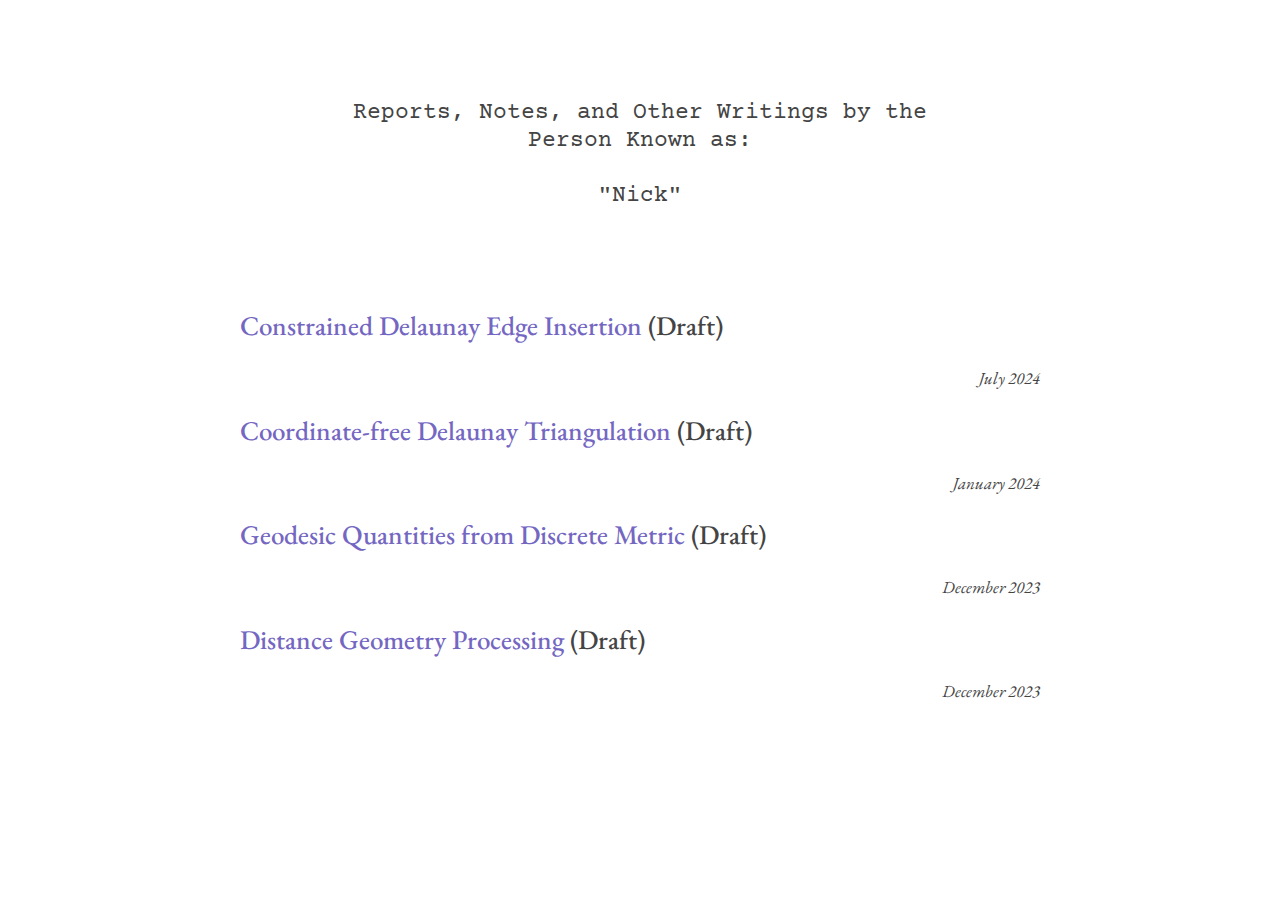
<file: blog/index.html>
<!DOCTYPE html>
<html>
    <head>
        <title>Nick's Web Log</title>
        <link rel="icon" type="image/png" href="favicon.ico">
        <link rel="stylesheet" type="text/css" href="style-index.css">
        <meta name="viewport" content="width=device-width, initial-scale=1.0">
    </head>
    <body>
        <h1>Reports, Notes, and Other Writings by the Person Known as:<br><br>"Nick"</h1>
        <h2><a href="edge.html">Constrained Delaunay Edge Insertion</a> (Draft)</h2>
        <div class="date">July 2024</div>
        <h2><a href="delaunay.html">Coordinate-free Delaunay Triangulation</a> (Draft)</h2>
        <div class="date">January 2024</div>
        <h2><a href="geodesic.html">Geodesic Quantities from Discrete Metric</a> (Draft)</h2>
        <div class="date">December 2023</div>
        <h2><a href="distance.html">Distance Geometry Processing</a> (Draft)</h2>
        <div class="date">December 2023</div>
    </body>
</html>
</file>
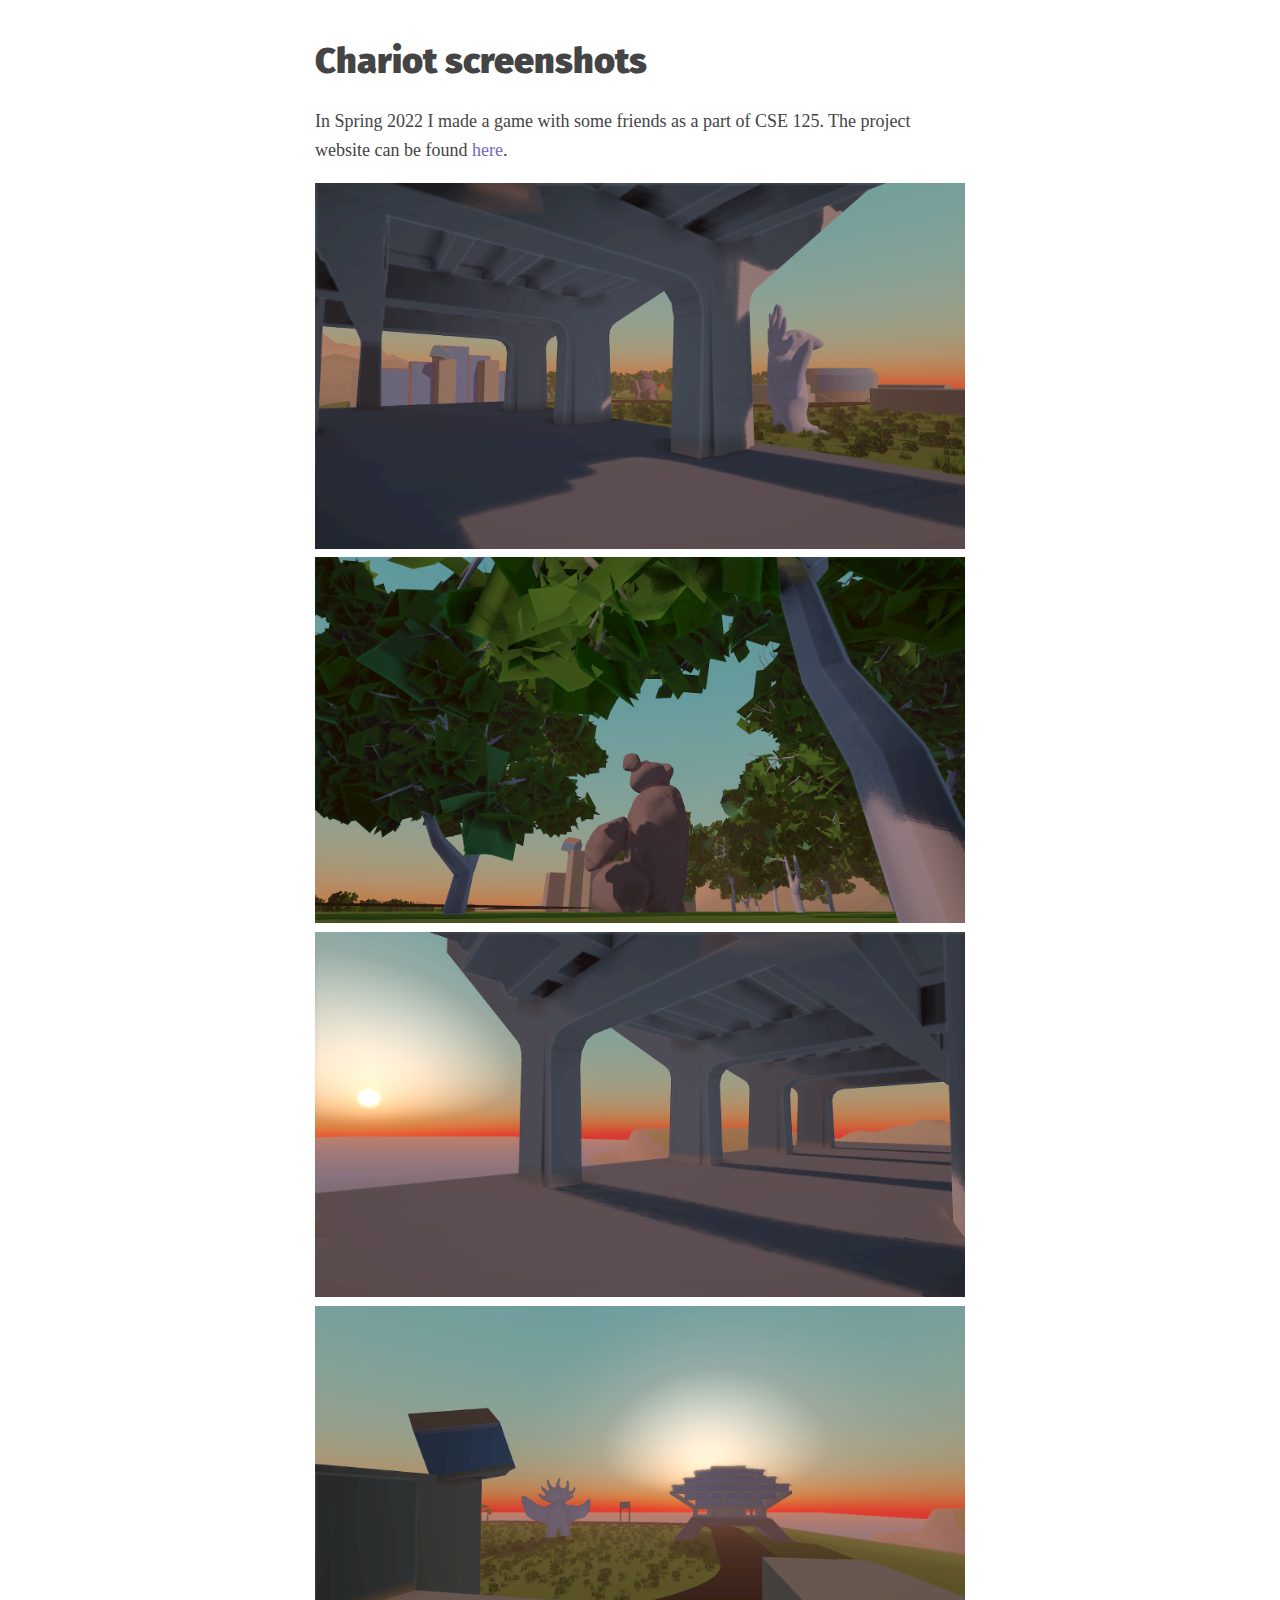
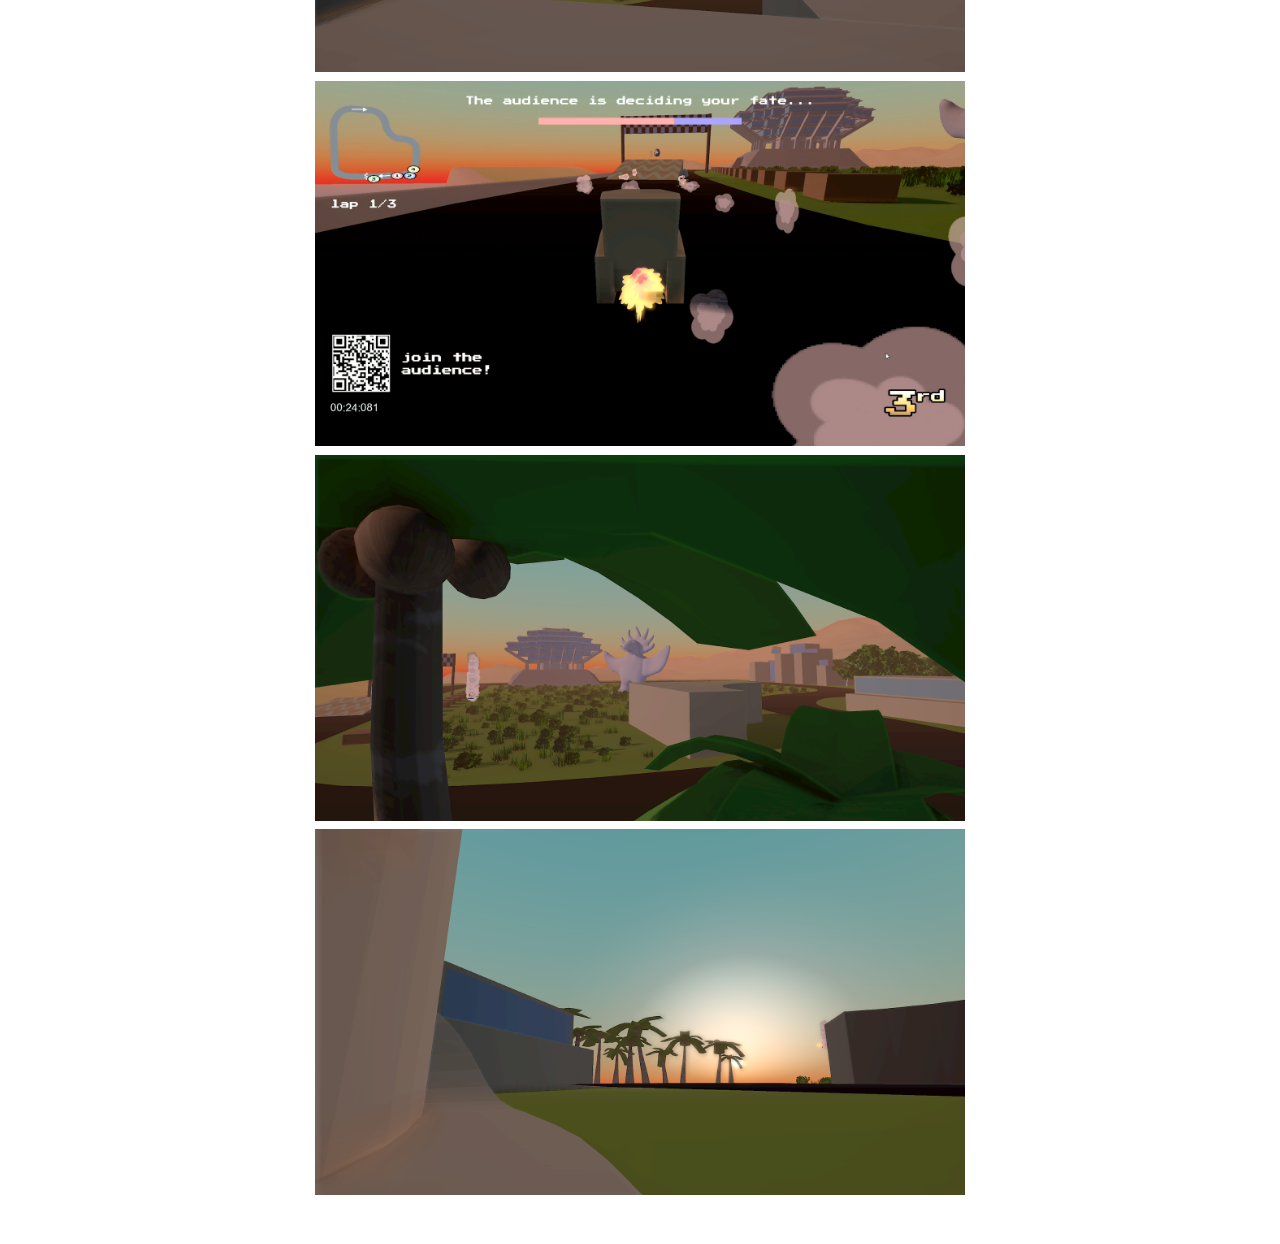
<file: chariot.html>
<!DOCTYPE html>
<html>
    <head>
        <title>Chariot</title>
        <link rel="icon" type="image/png" href="favicon.ico">
        <link rel="stylesheet" type="text/css" href="style-simple.css">
        <meta name="viewport" content="width=device-width, initial-scale=1.0">
    </head>
    <body>
        <h1>Chariot screenshots</h1>
        <p>
            In Spring 2022 I made a game with some friends as a part of CSE 125. 
            The project website can be found <a href="https://cse125.ucsd.edu/2022/cse125g1">here</a>.
        </p>
        <img src="media/chariot/main.png" width="100%">
        <img src="media/chariot/bearlview.png" width="100%">
        <img src="media/chariot/gieselview.png" width="100%">
        <img src="media/chariot/jacobsview.png" width="100%">
        <img src="media/chariot/ingame.png" width="100%">
        <img src="media/chariot/treeview.png" width="100%">
        <img src="media/chariot/pcview.png" width="100%">
    </body>
</html>
</file>
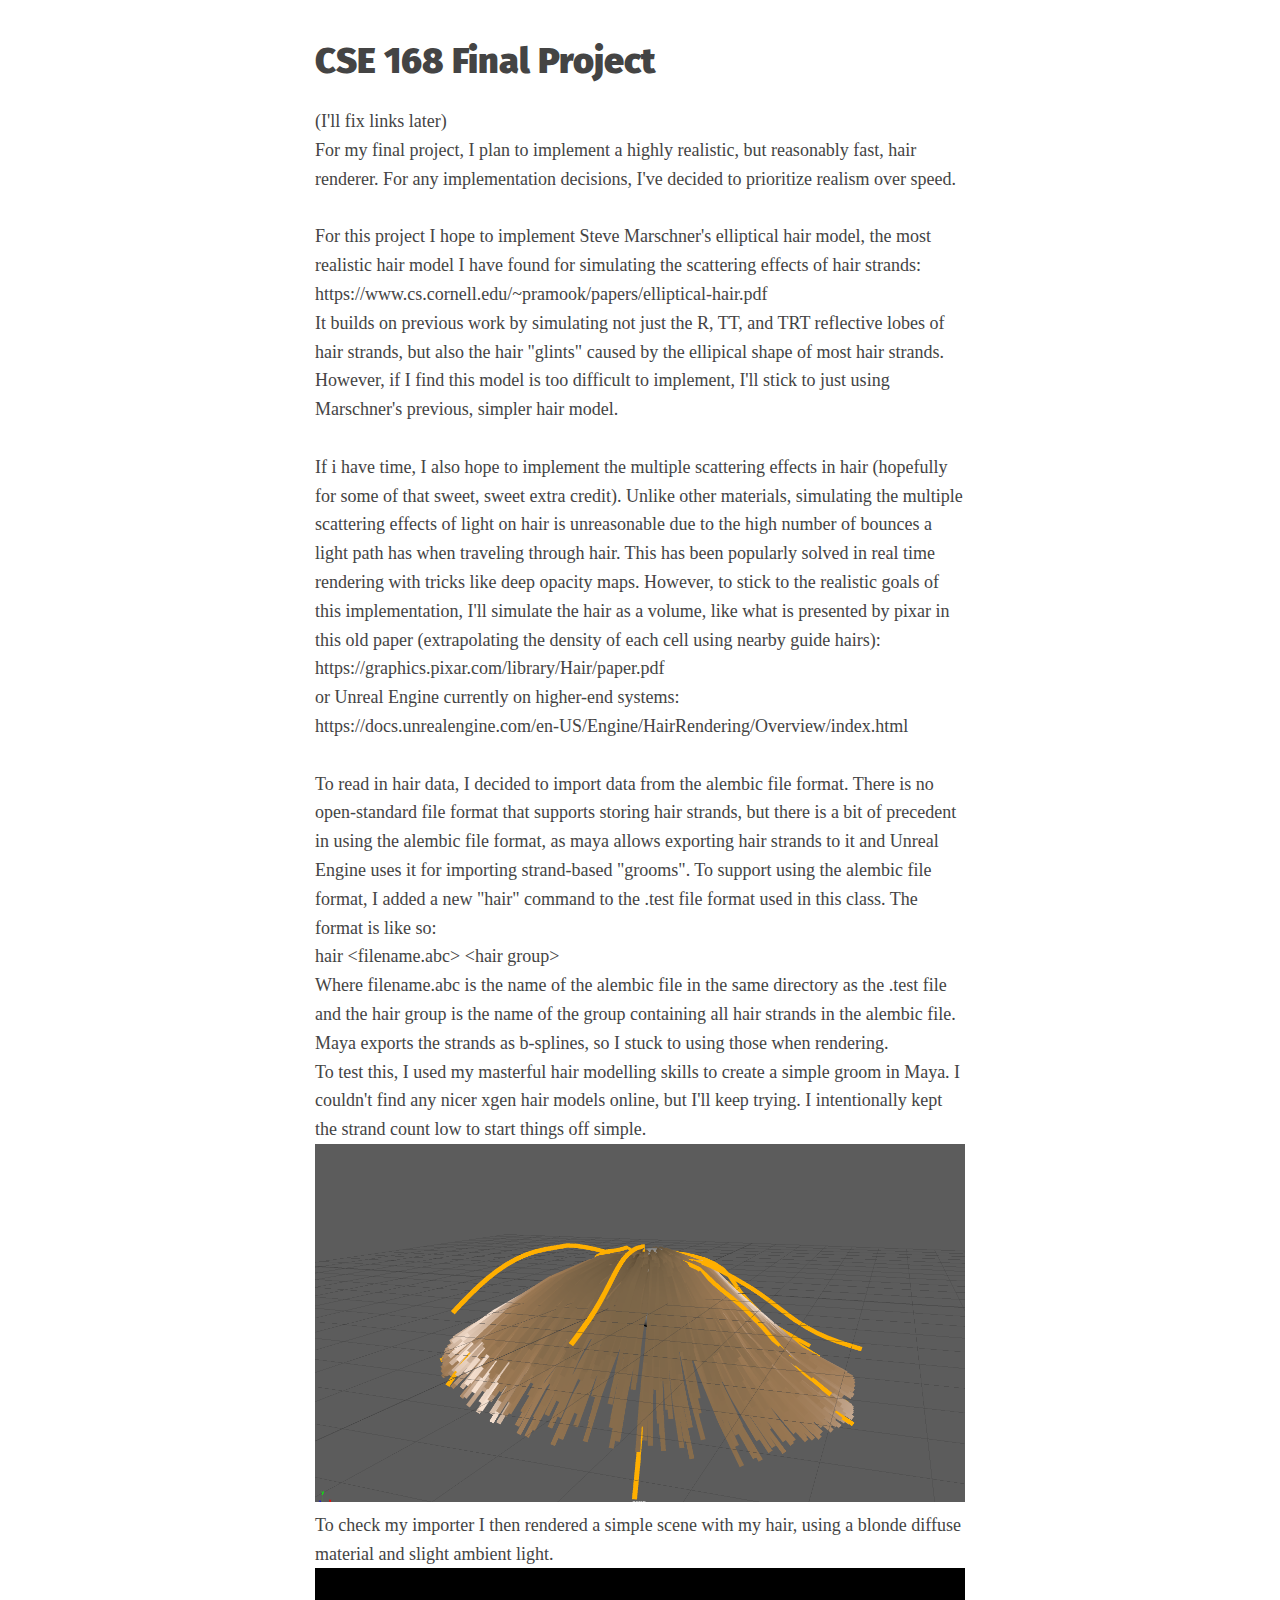
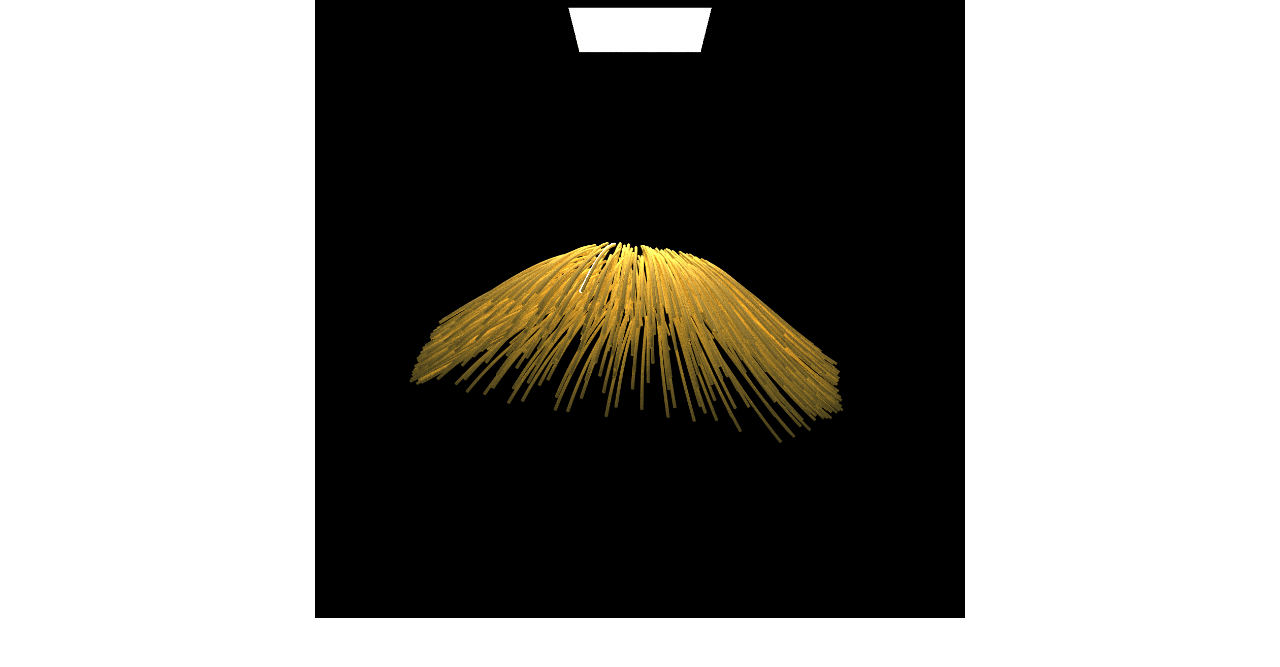
<file: cse168.html>
<!DOCTYPE html>
<html>
    <head>
        <title>CSE 168 Proposal</title>
        <link rel="icon" type="image/png" href="favicon.ico">
        <link rel="stylesheet" type="text/css" href="style-simple.css">
        <meta name="viewport" content="width=device-width, initial-scale=1.0">
    </head>
    <body>
        <h1>CSE 168 Final Project</h1>
        <p>
            (I'll fix links later) <br>
            For my final project, I plan to implement a highly realistic, but reasonably fast, hair renderer. For any implementation decisions, I've decided to prioritize realism over speed. <br>
            <br>
            For this project I hope to implement Steve Marschner's elliptical hair model, the most realistic hair model I have found for simulating the scattering effects of hair strands: <br>
            https://www.cs.cornell.edu/~pramook/papers/elliptical-hair.pdf <br>
            It builds on previous work by simulating not just the R, TT, and TRT reflective lobes of hair strands, but also the hair "glints" caused by the ellipical shape of most hair strands.
            However, if I find this model is too difficult to implement, I'll stick to just using Marschner's previous, simpler hair model.
            <br><br>
            If i have time, I also hope to implement the multiple scattering effects in hair (hopefully for some of that sweet, sweet extra credit). Unlike other materials, 
            simulating the multiple scattering effects of light on hair is unreasonable due to the high number of bounces a light path has when traveling through hair. 
            This has been popularly solved in real time rendering with tricks like deep opacity maps. However, to stick to the realistic goals of this implementation, 
            I'll simulate the hair as a volume, like what is presented by pixar in this old paper (extrapolating the density of each cell using nearby guide hairs): <br>
            https://graphics.pixar.com/library/Hair/paper.pdf <br>
            or Unreal Engine currently on higher-end systems: <br>
            https://docs.unrealengine.com/en-US/Engine/HairRendering/Overview/index.html <br>
            <br>
            To read in hair data, I decided to import data from the alembic file format. There is no open-standard file format that supports storing hair strands,
            but there is a bit of precedent in using the alembic file format, as maya allows exporting hair strands to it and Unreal Engine uses it for importing strand-based "grooms". 
            To support using the alembic file format, I added a new "hair" command to the .test file format used in this class. The format is like so:
            <br>
            hair &lt;filename.abc&gt; &lt;hair group&gt;
            <br>
            Where filename.abc is the name of the alembic file in the same directory as the .test file and the hair group is the name of the group containing all hair strands in the alembic file. 
            Maya exports the strands as b-splines, so I stuck to using those when rendering.
            <br>
            To test this, I used my masterful hair modelling skills to create a simple groom in Maya. I couldn't find any nicer xgen hair models online, but I'll keep trying. 
            I intentionally kept the strand count low to start things off simple.
            <br>
            <img width=100% src="media/cse168/hair1.png" width=700>
            <br>
            To check my importer I then rendered a simple scene with my hair, using a blonde diffuse material and slight ambient light.
            <br>
            <img width=100% src="media/cse168/hair2.png" width=700>
        </p>
    </body>
</html>
</file>
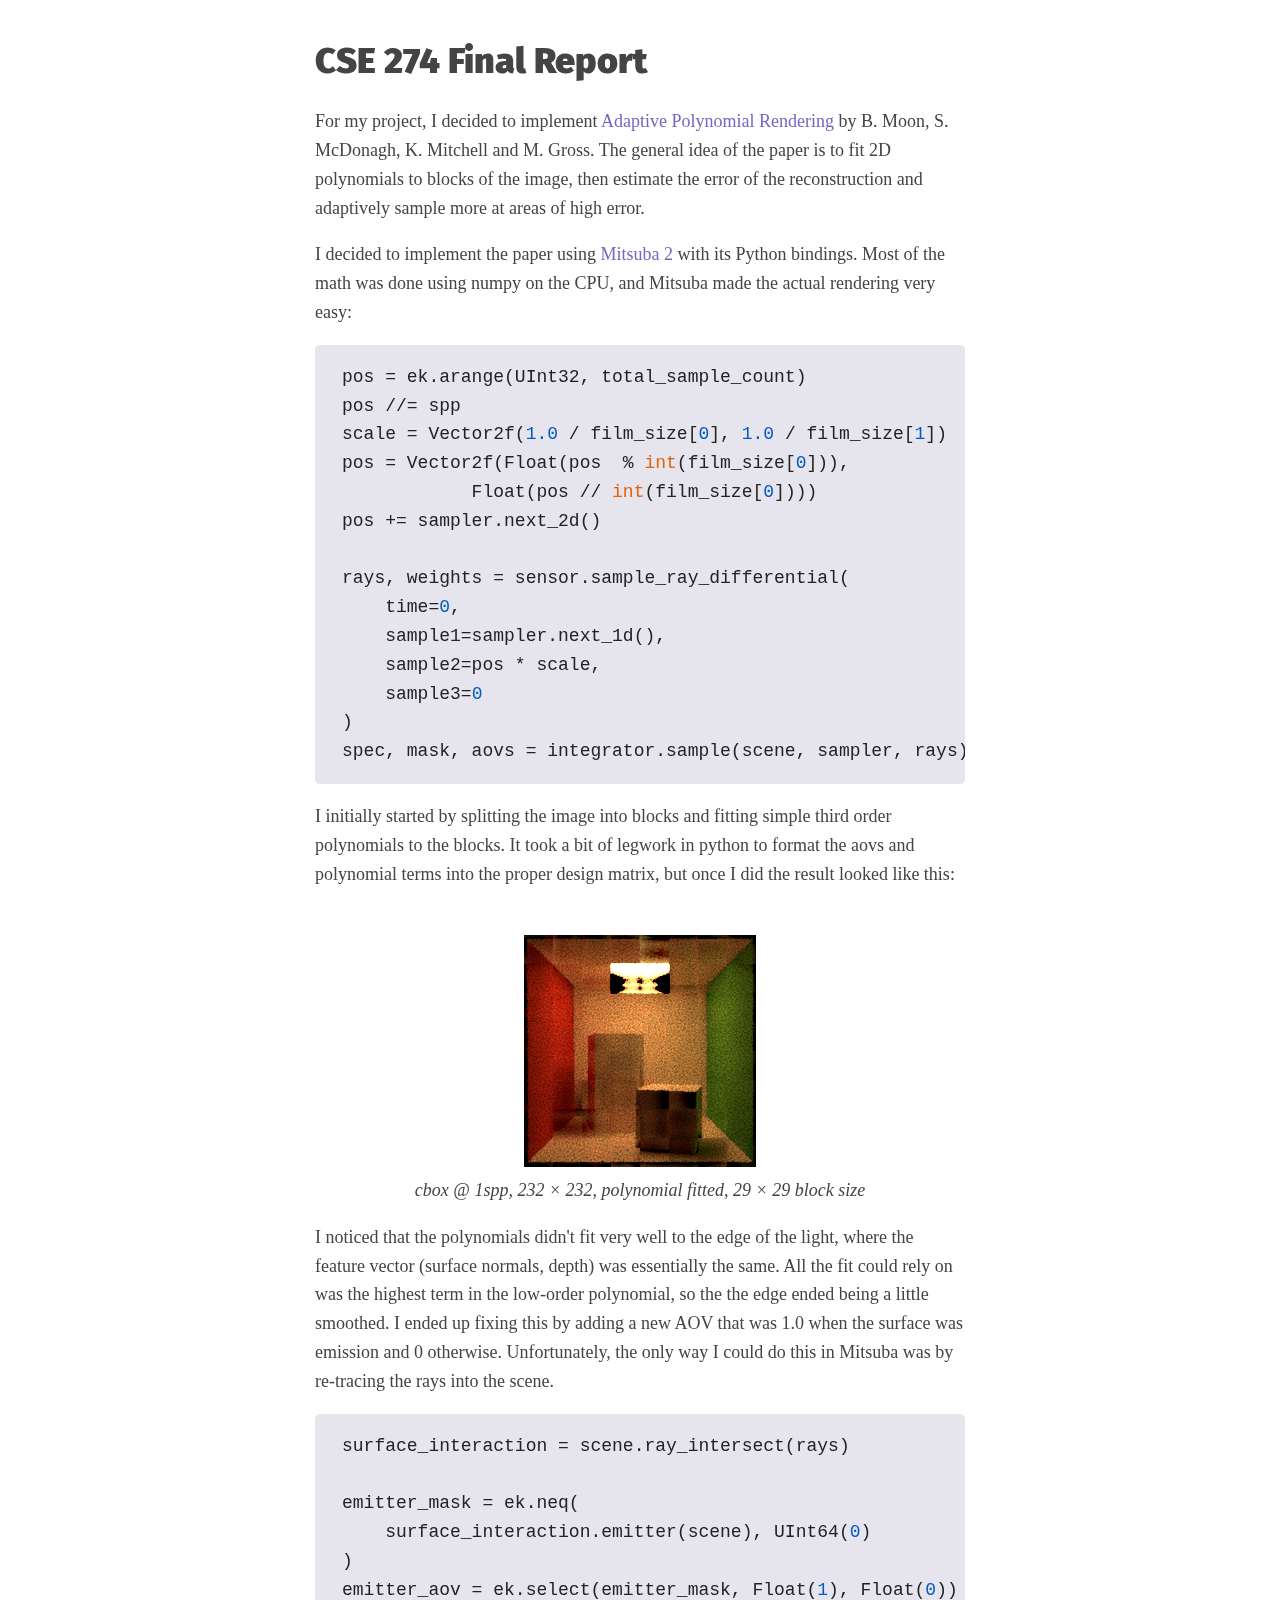
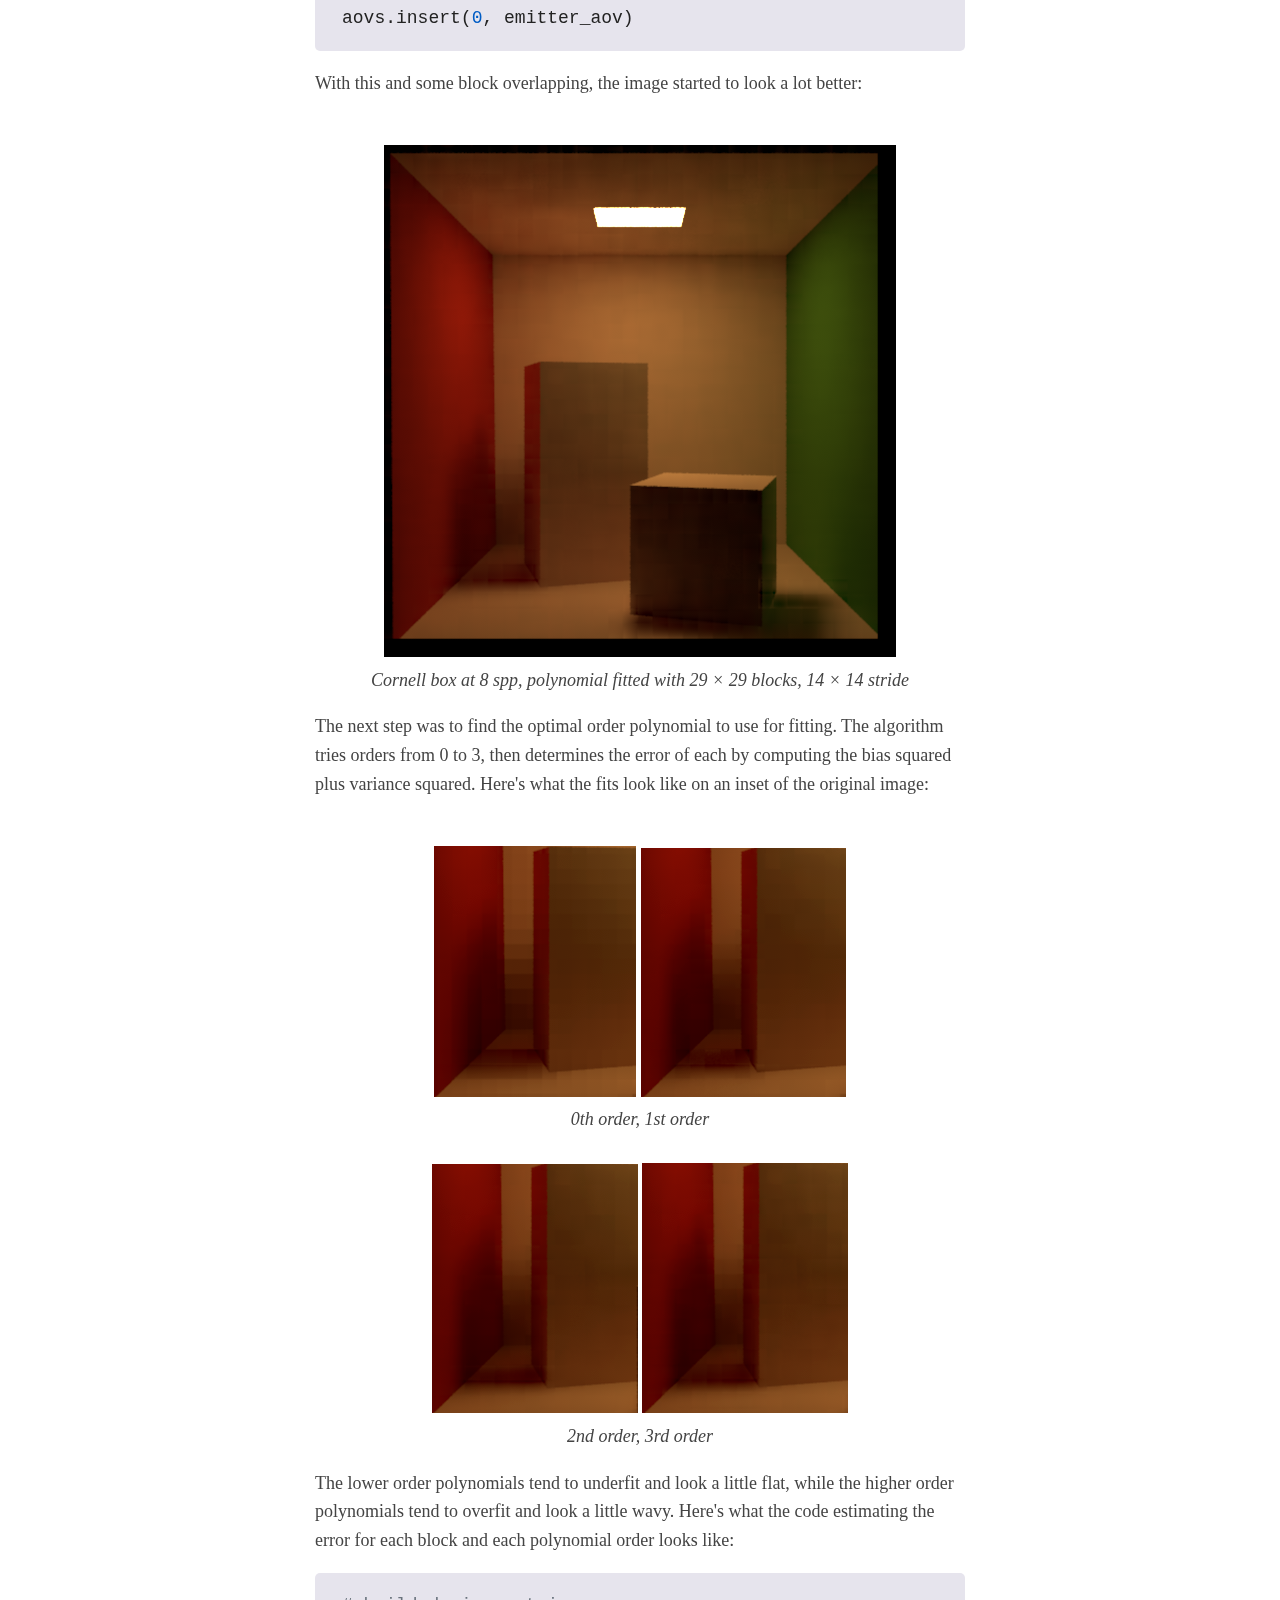
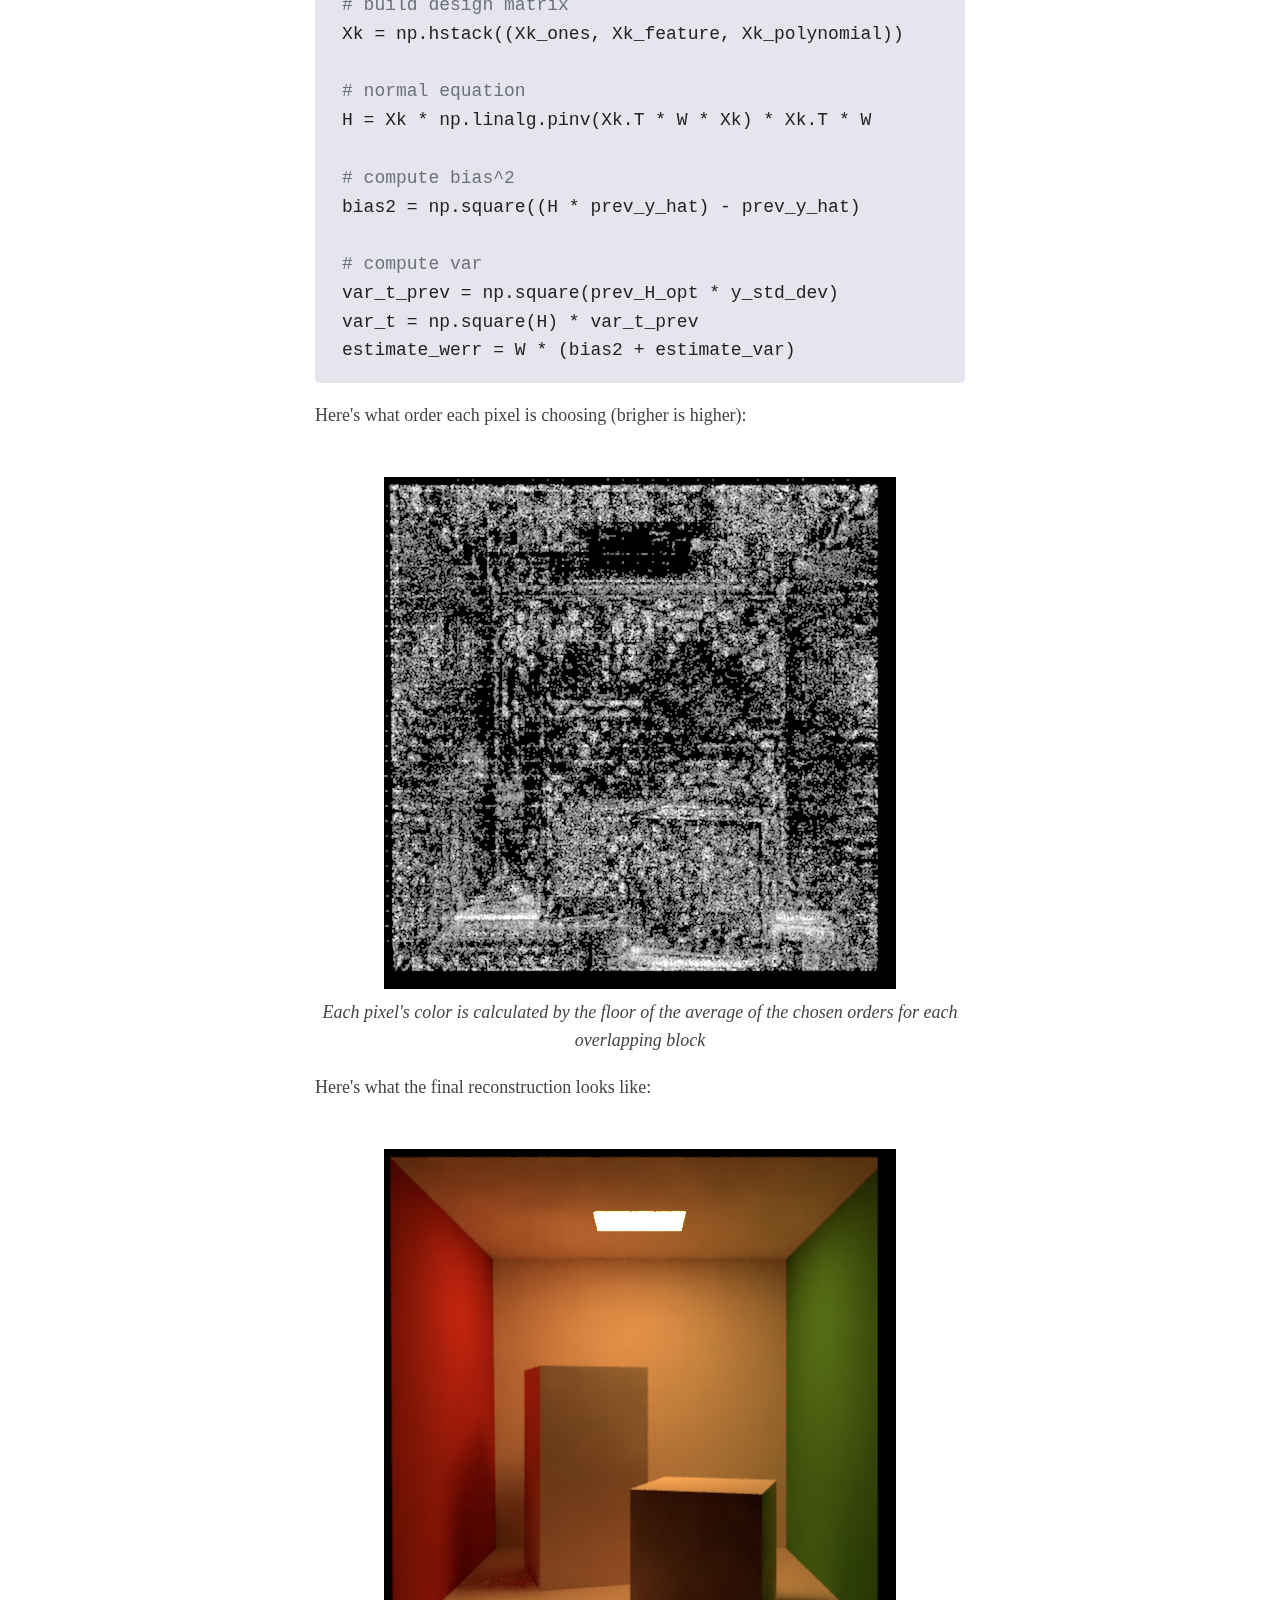
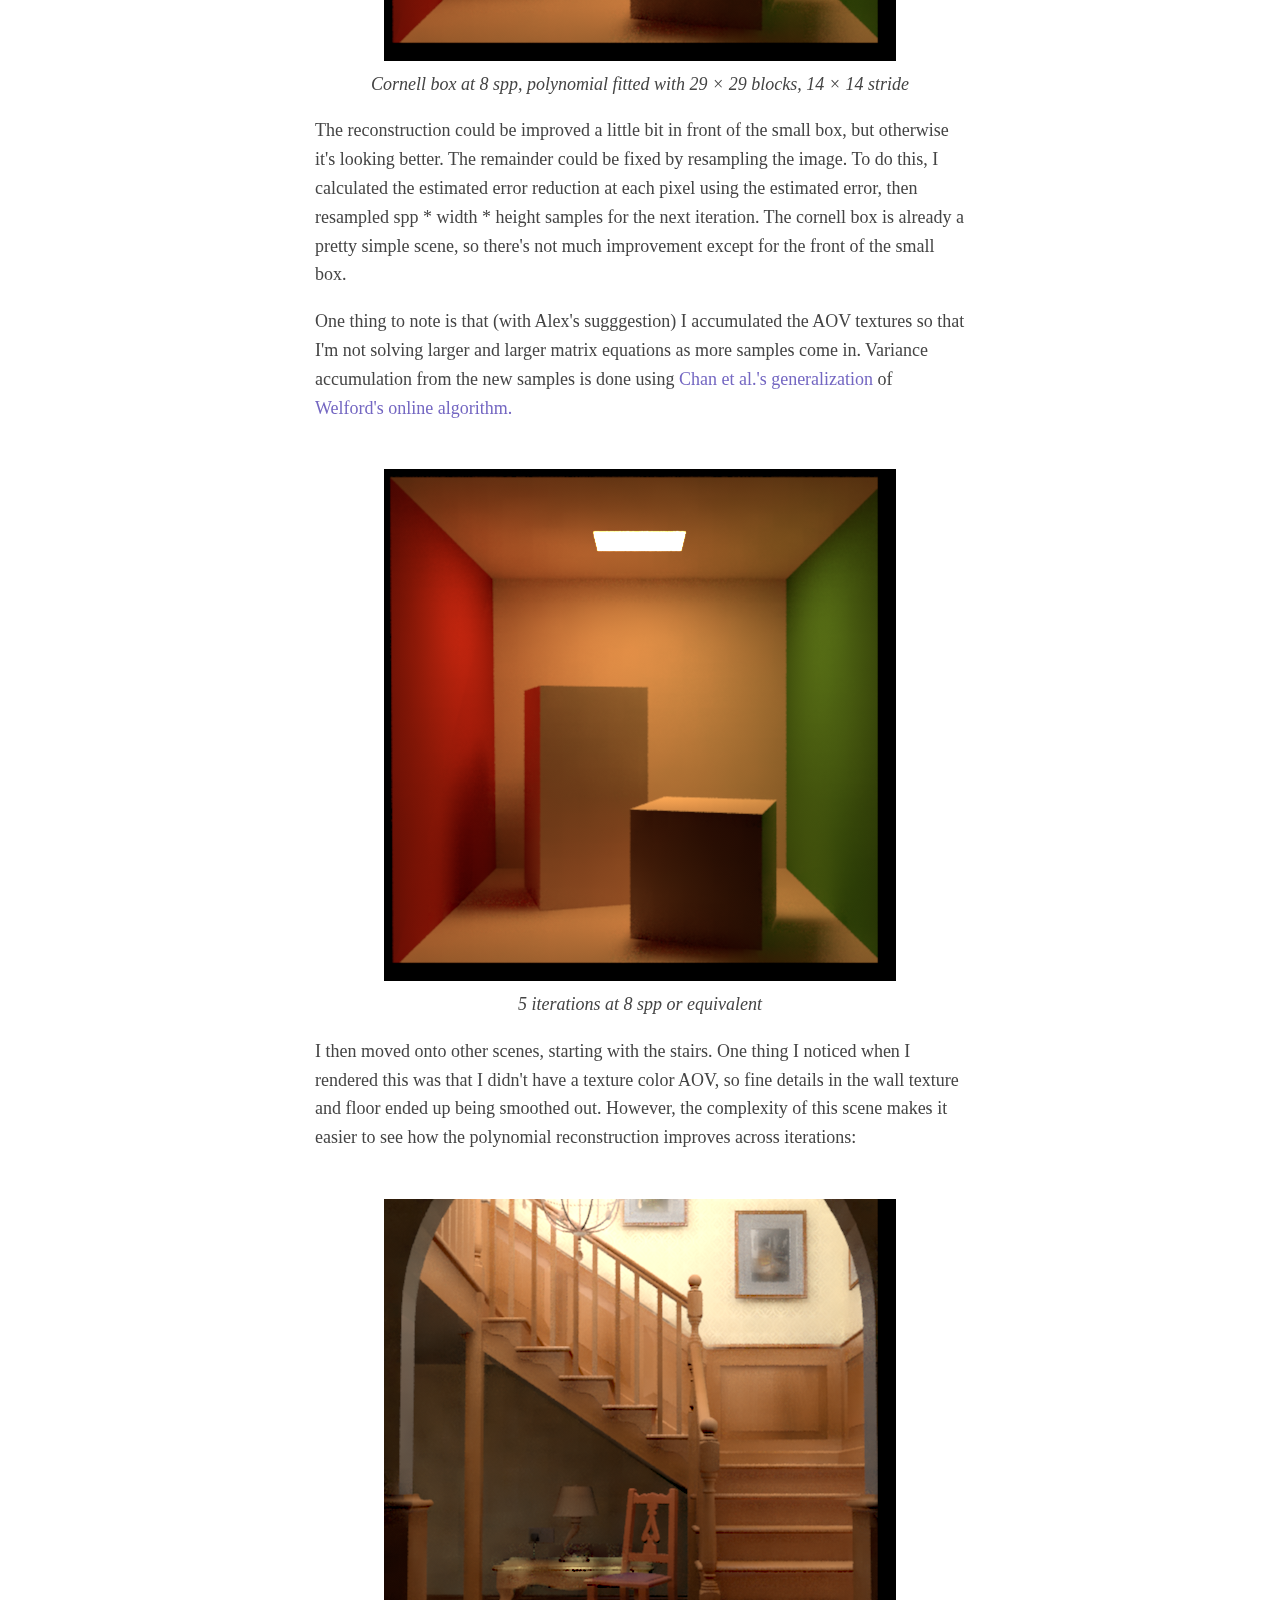
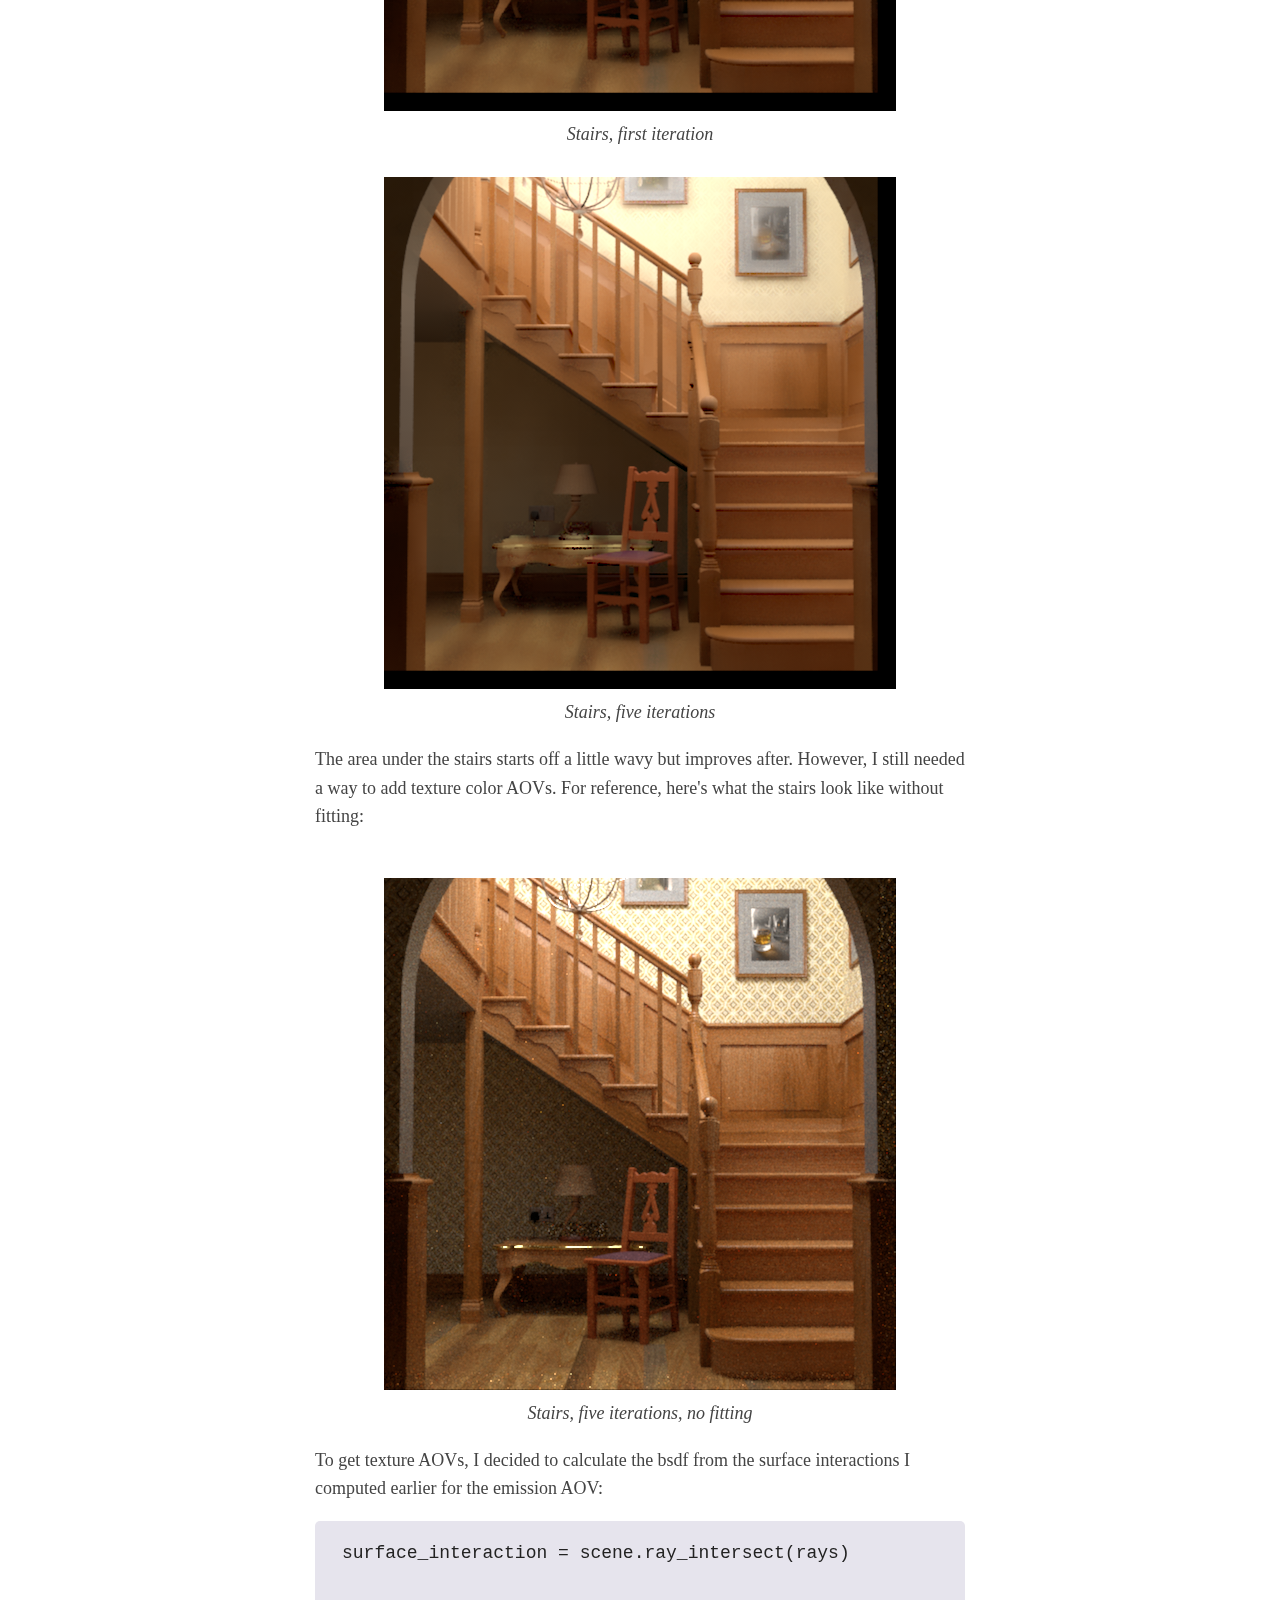
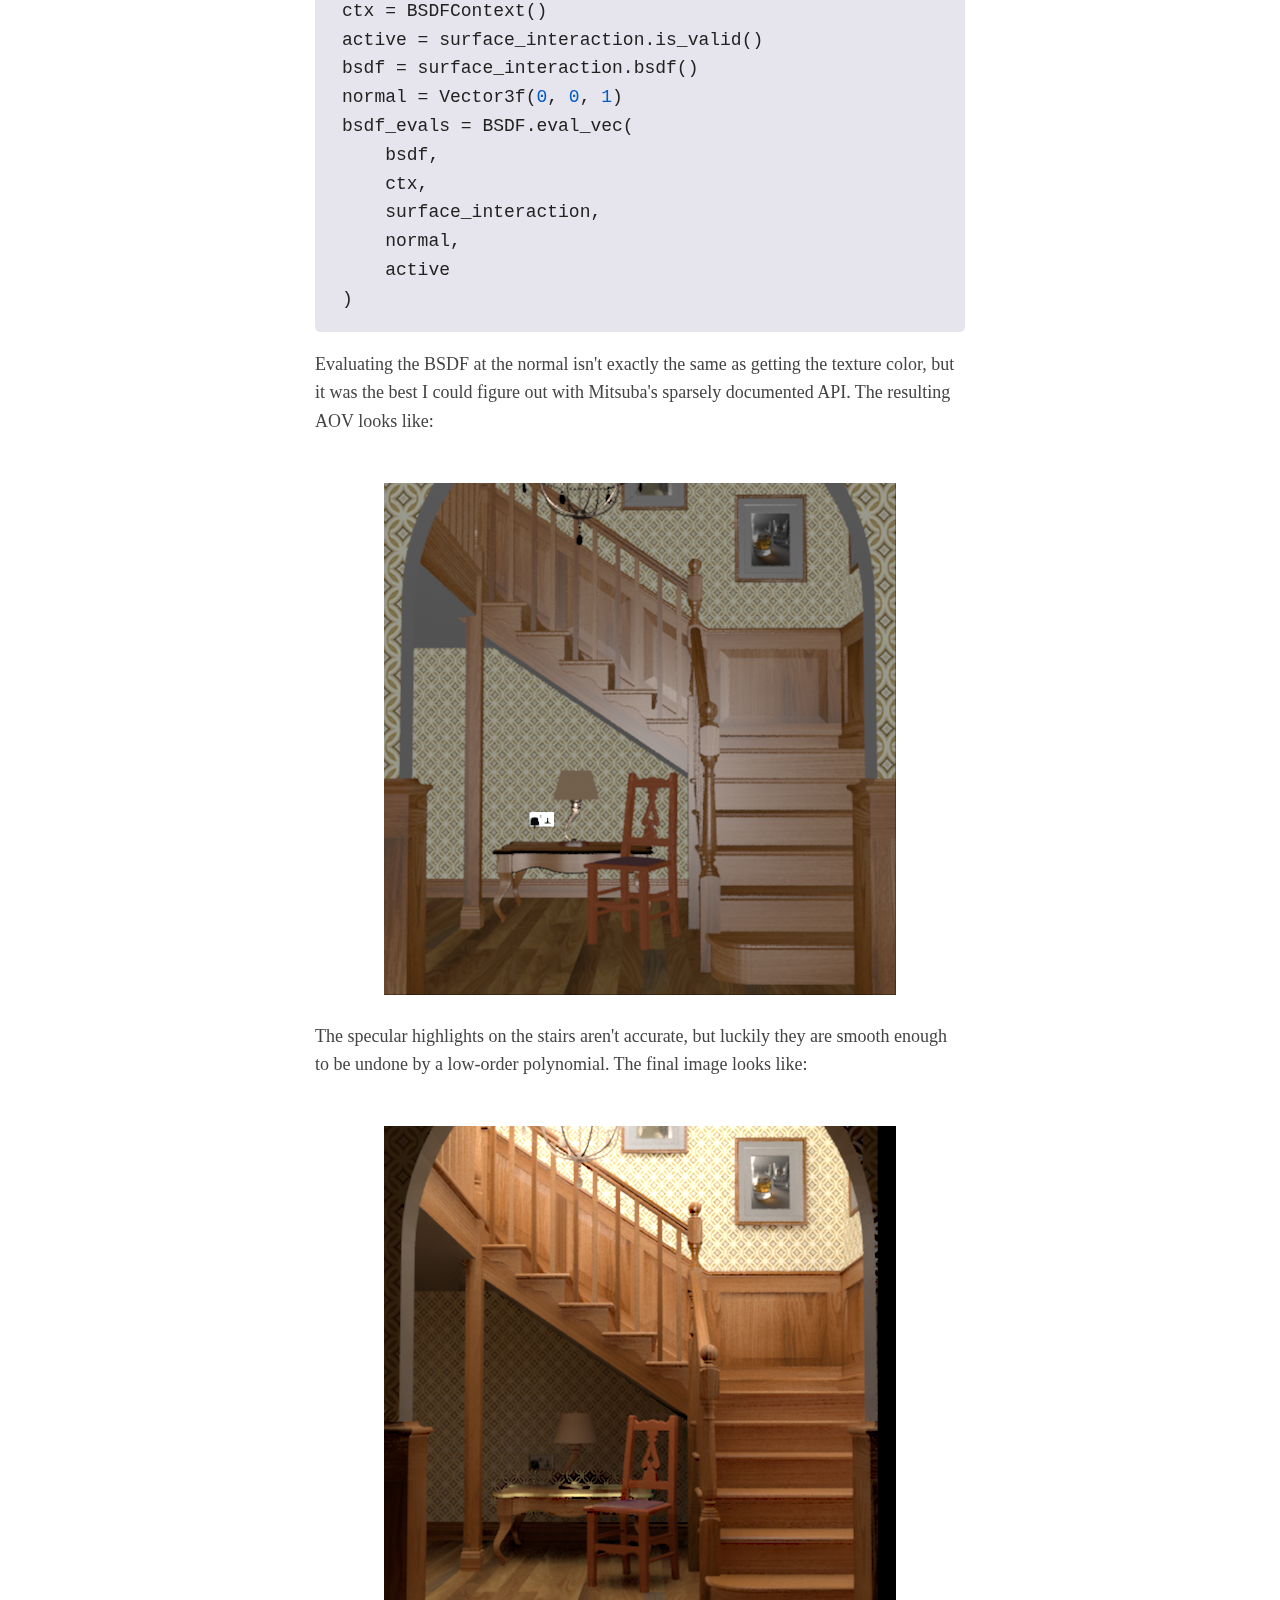
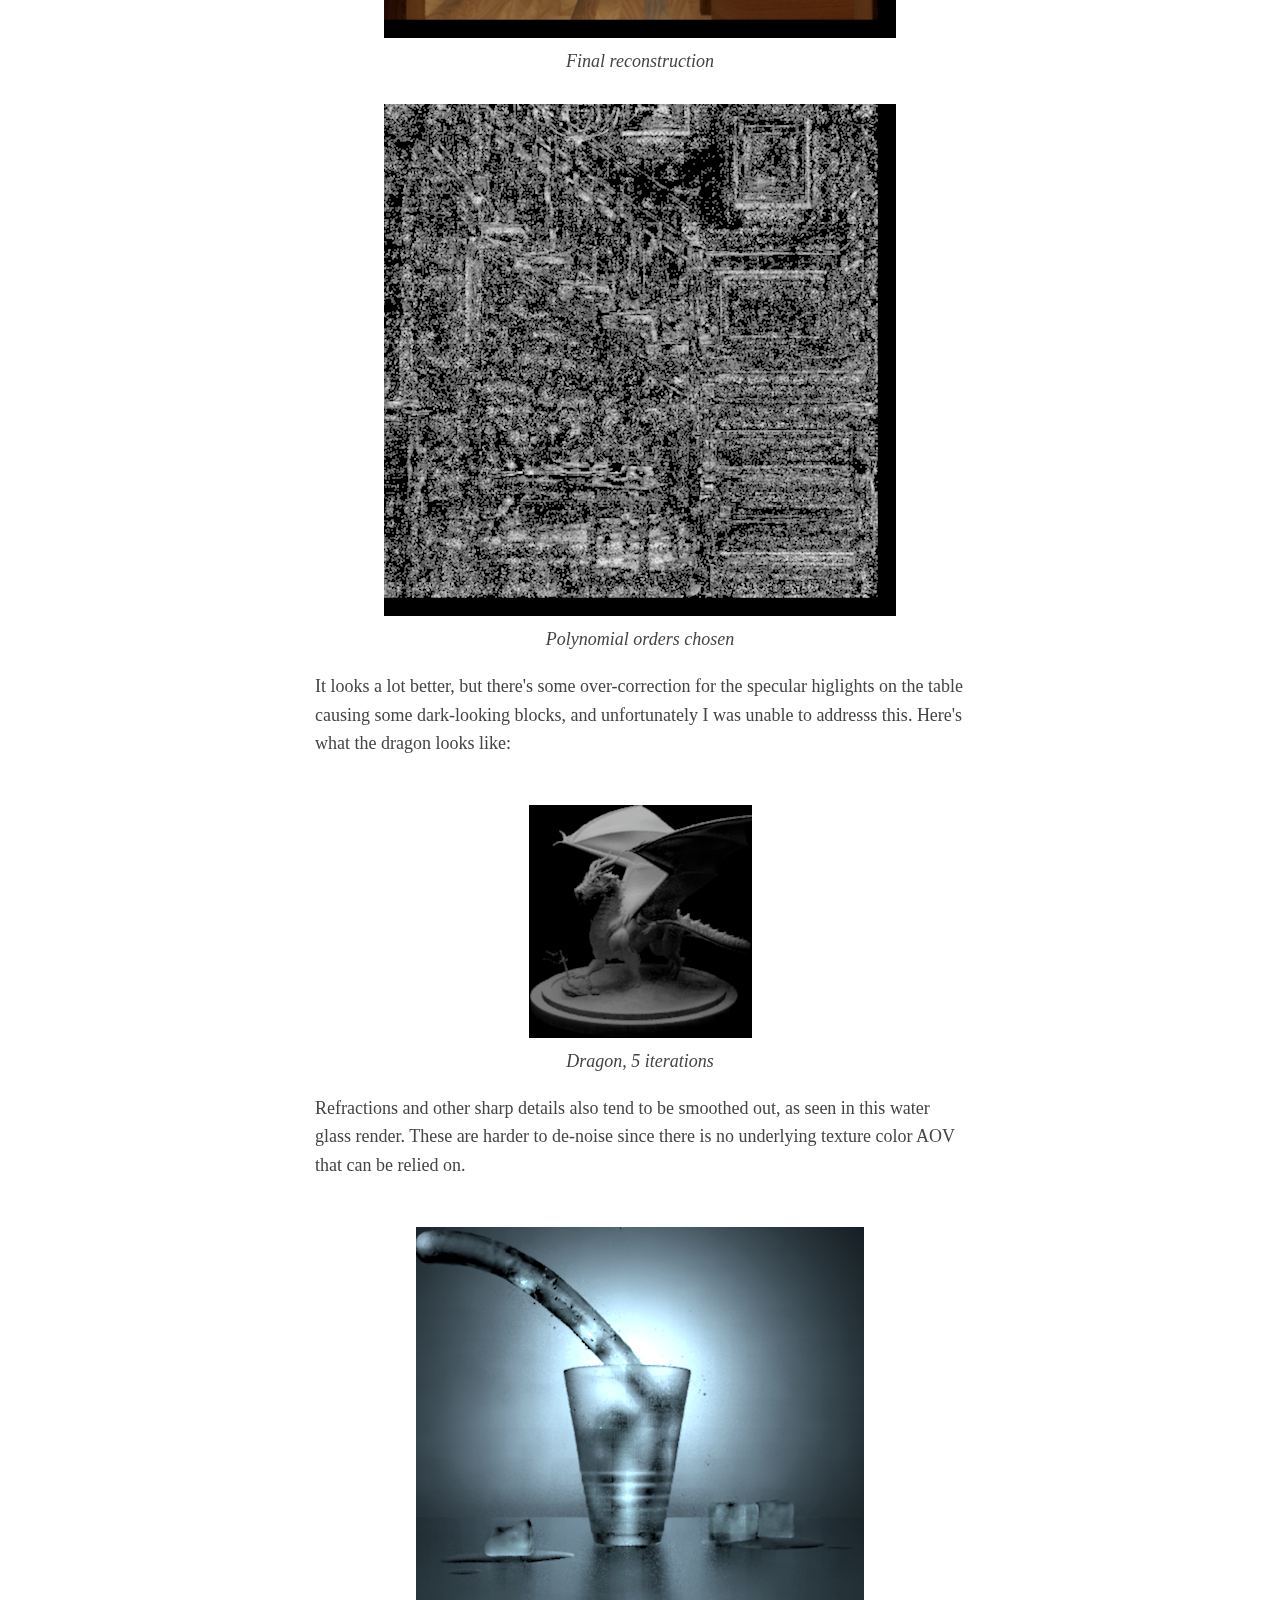
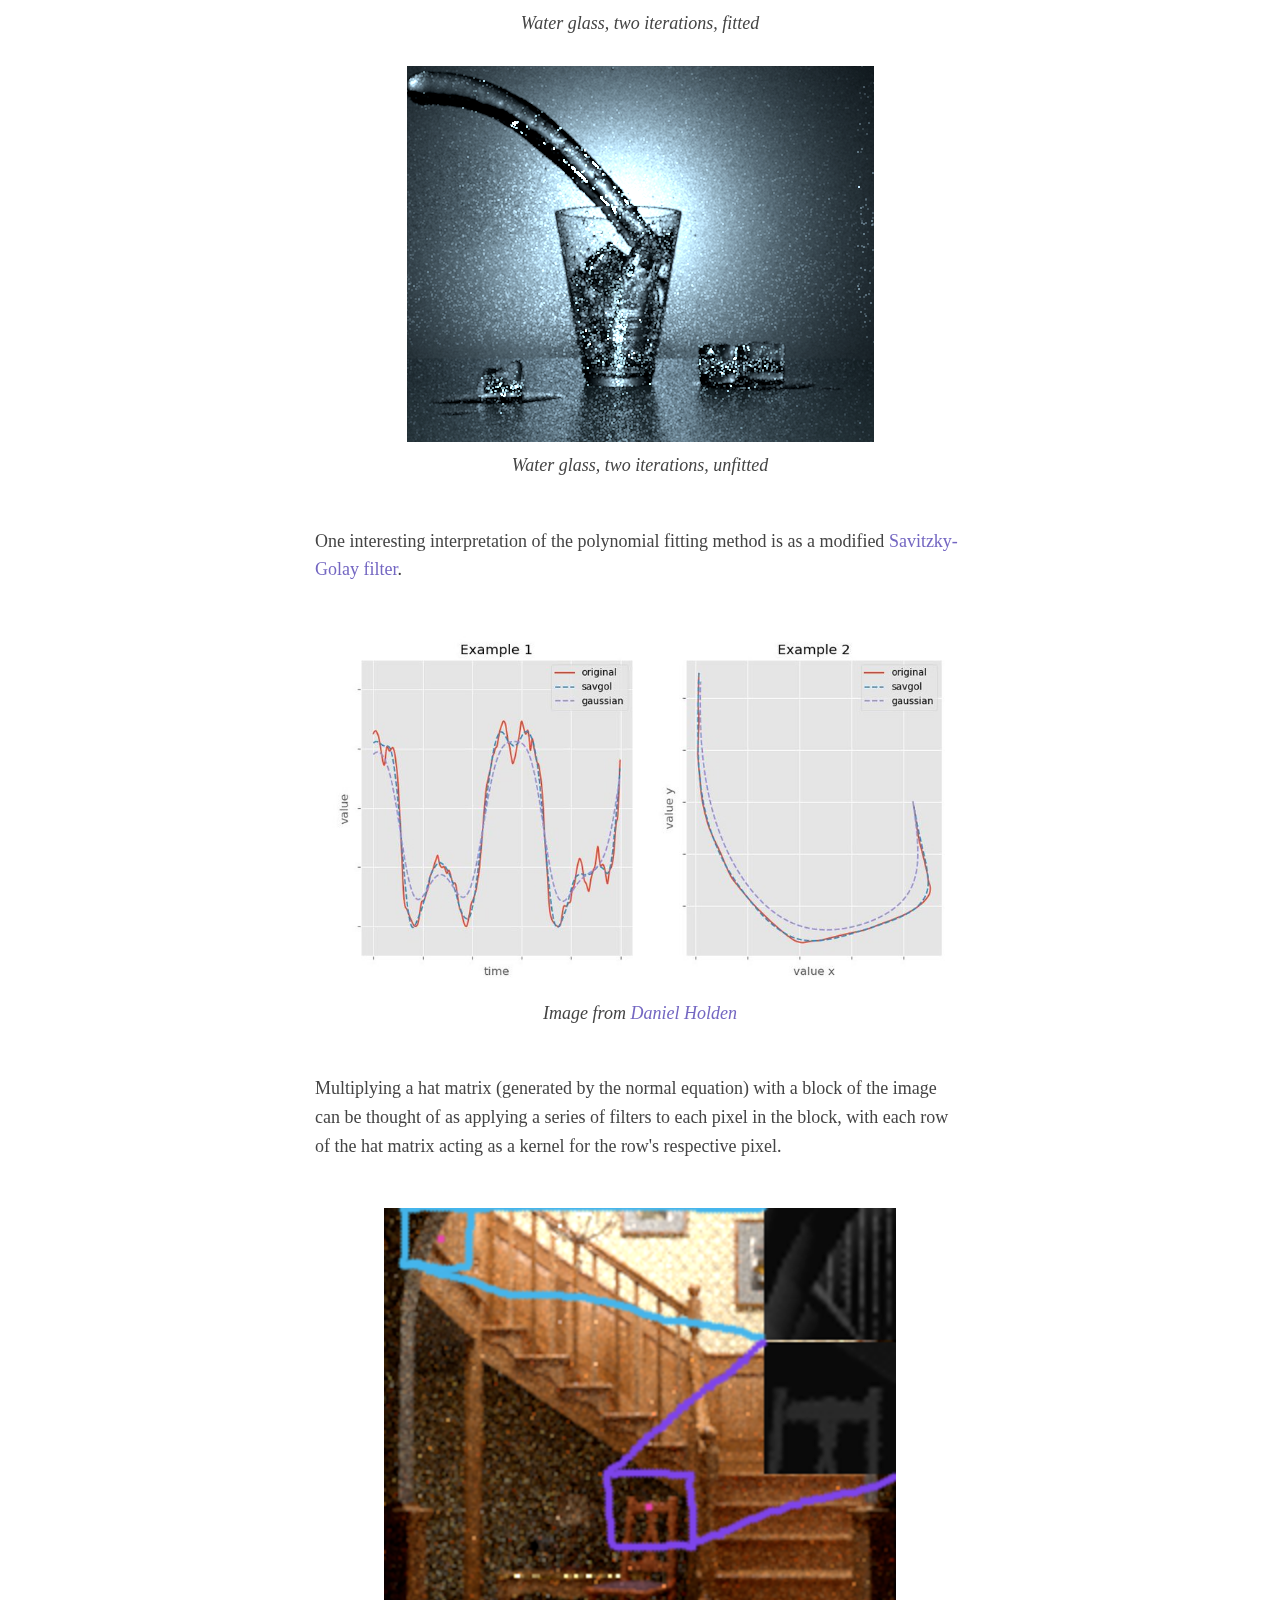
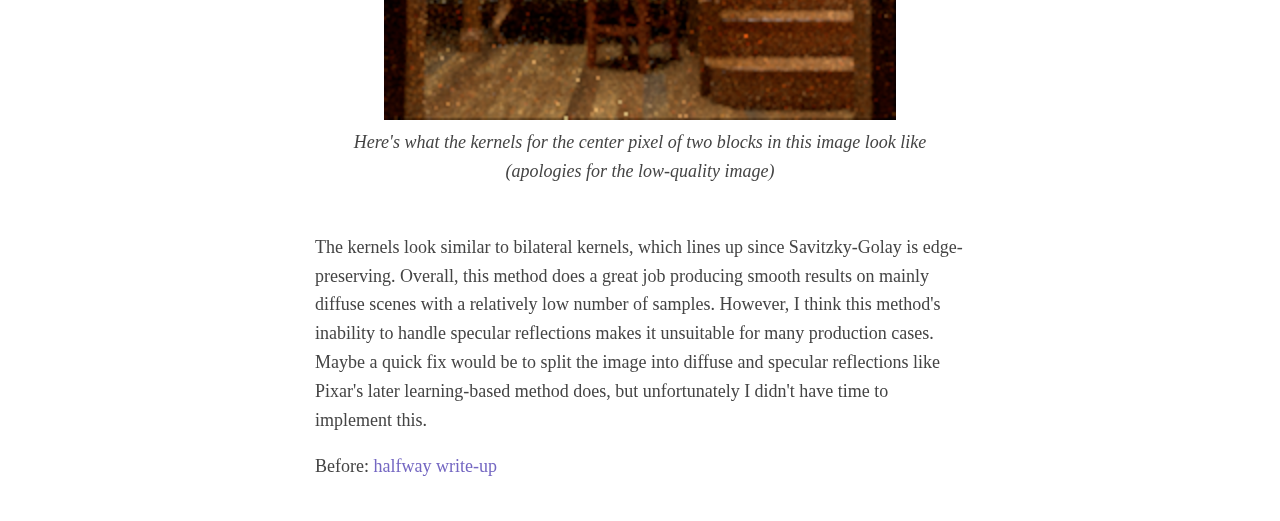
<file: cse274.html>
<!DOCTYPE html>
<html>
    <head>
        <title>CSE 274 Final</title>
        <link rel="icon" type="image/png" href="favicon.ico">
        <link rel="stylesheet" type="text/css" href="styles/code-style.min.css">
        <link rel="stylesheet" type="text/css" href="style-simple.css">
        <script src="highlight.min.js"></script>
        <script>hljs.highlightAll();</script>
        <meta name="viewport" content="width=device-width, initial-scale=1.0">
    </head>
    <body>
        <h1>CSE 274 Final Report</h1>
        <p>
            For my project, I decided to implement 
            <a href="https://cseweb.ucsd.edu//~viscomp/classes/cse274/fa21/papers/a40-moon.pdf">Adaptive Polynomial Rendering</a>
            by B. Moon, S. McDonagh, K. Mitchell and M. Gross. The general idea of the paper is to fit 2D polynomials to blocks of the image, 
            then estimate the error of the reconstruction and adaptively sample more at areas of high error. 
        </p> 
        <p>
            I decided to implement the paper using <a href="https://www.mitsuba-renderer.org/">Mitsuba 2</a> with its Python bindings.
            Most of the math was done using numpy on the CPU, and Mitsuba made the actual rendering very easy:
        </p>
<pre><code class="language-python">pos = ek.arange(UInt32, total_sample_count)
pos //= spp
scale = Vector2f(1.0 / film_size[0], 1.0 / film_size[1])
pos = Vector2f(Float(pos  % int(film_size[0])),
            Float(pos // int(film_size[0])))
pos += sampler.next_2d()

rays, weights = sensor.sample_ray_differential(
    time=0,
    sample1=sampler.next_1d(),
    sample2=pos * scale,
    sample3=0
)
spec, mask, aovs = integrator.sample(scene, sampler, rays)
</code></pre>
        <p>
            I initially started by splitting the image into blocks and fitting simple third order polynomials to the blocks. It took
            a bit of legwork in python to format the aovs and polynomial terms into the proper design matrix, but once I did the result
            looked like this:
        </p><br>
        <div class="center">
            <img src="media/cse274/output2.png"><br>
            <i>cbox @ 1spp, 232 × 232, polynomial fitted, 29 × 29 block size</i>
        </div>
        <p>
            I noticed that the polynomials didn't fit very well to the edge of the light, where the feature vector (surface normals, depth)
            was essentially the same. All the fit could rely on was the highest term in the low-order polynomial, so the the edge ended being
            a little smoothed. I ended up fixing this by adding a new AOV that was 1.0 when the surface was emission and 0 otherwise. Unfortunately,
            the only way I could do this in Mitsuba was by re-tracing the rays into the scene.
        </p>
<pre><code class="language-python">surface_interaction = scene.ray_intersect(rays)

emitter_mask = ek.neq(
    surface_interaction.emitter(scene), UInt64(0)
)
emitter_aov = ek.select(emitter_mask, Float(1), Float(0))
aovs.insert(0, emitter_aov)
</code></pre>

        <p>
            With this and some block overlapping, the image started to look a lot better:
        </p><br>
        <div class="center">
            <img class="fit" src="media/cse274/output_p3.png"><br>
            <i>Cornell box at 8 spp, polynomial fitted with 29 × 29 blocks, 14 × 14 stride</i>
        </div>
        <p>
            The next step was to find the optimal order polynomial to use for fitting. The algorithm tries orders from 0 to 3, 
            then determines the error of each by computing the bias squared plus variance squared. Here's what the fits look like on an 
            inset of the original image:
        </p><br>
        <div class="center">
            <img src="media/cse274/inset/output_p0.png">
            <img src="media/cse274/inset/output_p1.png"><br>
            <i>0th order, 1st order</i>
        </div><br>
        <div class="center">
            <img class="fit" src="media/cse274/inset/output_p2.png">
            <img class="fit" src="media/cse274/inset/output_p3.png"><br>
            <i>2nd order, 3rd order</i>
        </div>
        <p>
            The lower order polynomials tend to underfit and look a little flat, while the higher order polynomials tend to overfit and look a 
            little wavy. Here's what the code estimating the error for each block and each polynomial order looks like:
        </p>
<pre><code class="language-python"># build design matrix
Xk = np.hstack((Xk_ones, Xk_feature, Xk_polynomial))

# normal equation
H = Xk * np.linalg.pinv(Xk.T * W * Xk) * Xk.T * W

# compute bias^2
bias2 = np.square((H * prev_y_hat) - prev_y_hat)

# compute var
var_t_prev = np.square(prev_H_opt * y_std_dev)
var_t = np.square(H) * var_t_prev
estimate_werr = W * (bias2 + estimate_var)
</code></pre>
        <p>
            Here's what order each pixel is choosing (brigher is higher):
        </p><br>
        <div class="center">
            <img class="fit" src="media/cse274/orders1.png"><br>
            <i>Each pixel's color is calculated by the floor of the average of the chosen orders for each overlapping block</i>
        </div>
        <p>
            Here's what the final reconstruction looks like:
        </p><br>
        <div class="center">
            <img class="fit" src="media/cse274/output5.png"><br>
            <i>Cornell box at 8 spp, polynomial fitted with 29 × 29 blocks, 14 × 14 stride</i>
        </div>
        <p>
            The reconstruction could be improved a little bit in front of the small box, but otherwise it's looking better. The remainder could be fixed
            by resampling the image. To do this, I calculated the estimated error reduction at each pixel using the estimated error, 
            then resampled spp * width * height samples for the next iteration. The cornell box is already a pretty simple scene, so there's not much 
            improvement except for the front of the small box.
        </p>
        <p>
            One thing to note is that (with Alex's sugggestion) I accumulated the AOV textures so that I'm not solving larger and larger matrix 
            equations as more samples come in. Variance accumulation from the new samples is done using 
            <a href="http://cpsc.yale.edu/sites/default/files/files/tr222.pdf">Chan et al.'s generalization</a> of 
            <a href="https://en.wikipedia.org/wiki/Algorithms_for_calculating_variance#Welford's_online_algorithm">Welford's online algorithm.</a>
        </p><br>
        <div class="center">
            <img class="fit" src="media/cse274/output6.png"><br>
            <i>5 iterations at 8 spp or equivalent</i>
        </div>
        <p>
            I then moved onto other scenes, starting with the stairs. One thing I noticed when I rendered this was that I didn't have a texture color
            AOV, so fine details in the wall texture and floor ended up being smoothed out. However, the complexity of this scene makes it easier to 
            see how the polynomial reconstruction improves across iterations:
        </p><br>
        <div class="center">
            <img class="fit" src="media/cse274/stairs/output1.png"><br>
            <i>Stairs, first iteration</i>
        </div><br>
        <div class="center">
            <img class="fit" src="media/cse274/stairs/output2.png"><br>
            <i>Stairs, five iterations</i>
        </div>
        <p>
            The area under the stairs starts off a little wavy but improves after. However, I still needed a way to add texture color AOVs. 
            For reference, here's what the stairs look like without fitting:
        </p><br>
        <div class="center">
            <img class="fit" src="media/cse274/stairs/output3.png"><br>
            <i>Stairs, five iterations, no fitting</i>
        </div>
        <p>
            To get texture AOVs, I decided to calculate the bsdf from the surface interactions I computed earlier for the emission AOV:
        </p>
<pre><code class="language-python">surface_interaction = scene.ray_intersect(rays)

ctx = BSDFContext()
active = surface_interaction.is_valid()
bsdf = surface_interaction.bsdf()
normal = Vector3f(0, 0, 1)
bsdf_evals = BSDF.eval_vec(
    bsdf, 
    ctx, 
    surface_interaction, 
    normal, 
    active
)
</code></pre>
        <p>
            Evaluating the BSDF at the normal isn't exactly the same as getting the texture color, but it was the best I could figure out with 
            Mitsuba's sparsely documented API. The resulting AOV looks like:
        </p><br>
        <div class="center">
            <img class="fit" src="media/cse274/stairs/output5.png">
        </div>
        <p>
            The specular highlights on the stairs aren't accurate, but luckily they are smooth enough to be undone by a low-order polynomial.
            The final image looks like:
        </p><br>
        <div class="center">
            <img class="fit" src="media/cse274/stairs/output4.png"><br>
            <i>Final reconstruction</i>
        </div><br>
        <div class="center">
            <img class="fit" src="media/cse274/orders2.png"><br>
            <i>Polynomial orders chosen</i>
        </div>
        <p>
            It looks a lot better, but there's some over-correction for the specular higlights on the table causing some dark-looking blocks, and
            unfortunately I was unable to addresss this. Here's what the dragon looks like:
        </p><br>
        <div class="center">
            <img class="fit" src="media/cse274/dragon/output2.png"><br>
            <i>Dragon, 5 iterations</i>
        </div>
        <p>
            Refractions and other sharp details also tend to be smoothed out, as seen in this water glass render. These are harder to 
            de-noise since there is no underlying texture color AOV that can be relied on.
        </p><br>
        <div class="center">
            <img class="fit" src="media/cse274/glass/output1.png"><br>
            <i>Water glass, two iterations, fitted</i>
        </div><br>
        <div class="center">
            <img class="fit" src="media/cse274/glass/output2.png"><br>
            <i>Water glass, two iterations, unfitted</i>
        </div><br>
        <p>
            One interesting interpretation of the polynomial fitting method is as a modified 
            <a href="https://en.wikipedia.org/wiki/Savitzky%E2%80%93Golay_filter">Savitzky-Golay filter</a>.
        </p><br>
        <div class="center">
            <img class="fit" src="media/cse274/savgol.jfif"><br>
            <i>Image from <a href="https://twitter.com/anorangeduck/status/1451616693315375123">Daniel Holden</a></i>
        </div><br>
        <p>
            Multiplying a hat matrix (generated by the normal equation) with a block of the image can be 
            thought of as applying a series of filters to each pixel in the block, with each row of the hat matrix acting as a kernel
            for the row's respective pixel.
        </p><br>
        <div class="center">
            <img class="fit" src="media/cse274/filters.png"><br>
            <i>Here's what the kernels for the center pixel of two blocks in this image look like (apologies for the low-quality image)</i>
        </div><br>
        <p>
            The kernels look similar to bilateral kernels, which lines up since Savitzky-Golay is edge-preserving. Overall, this method does a great
            job producing smooth results on mainly diffuse scenes with a relatively low number of samples. However, I think this method's
            inability to handle specular reflections makes it unsuitable for many production cases. Maybe a quick fix would be to split the image into diffuse
            and specular reflections like Pixar's later learning-based method does, but unfortunately I didn't have time to implement this.
        </p>
        <p>
            Before: <a href="cse274b.html">halfway write-up</a>
        </p>
    </body>
</html>
</file>
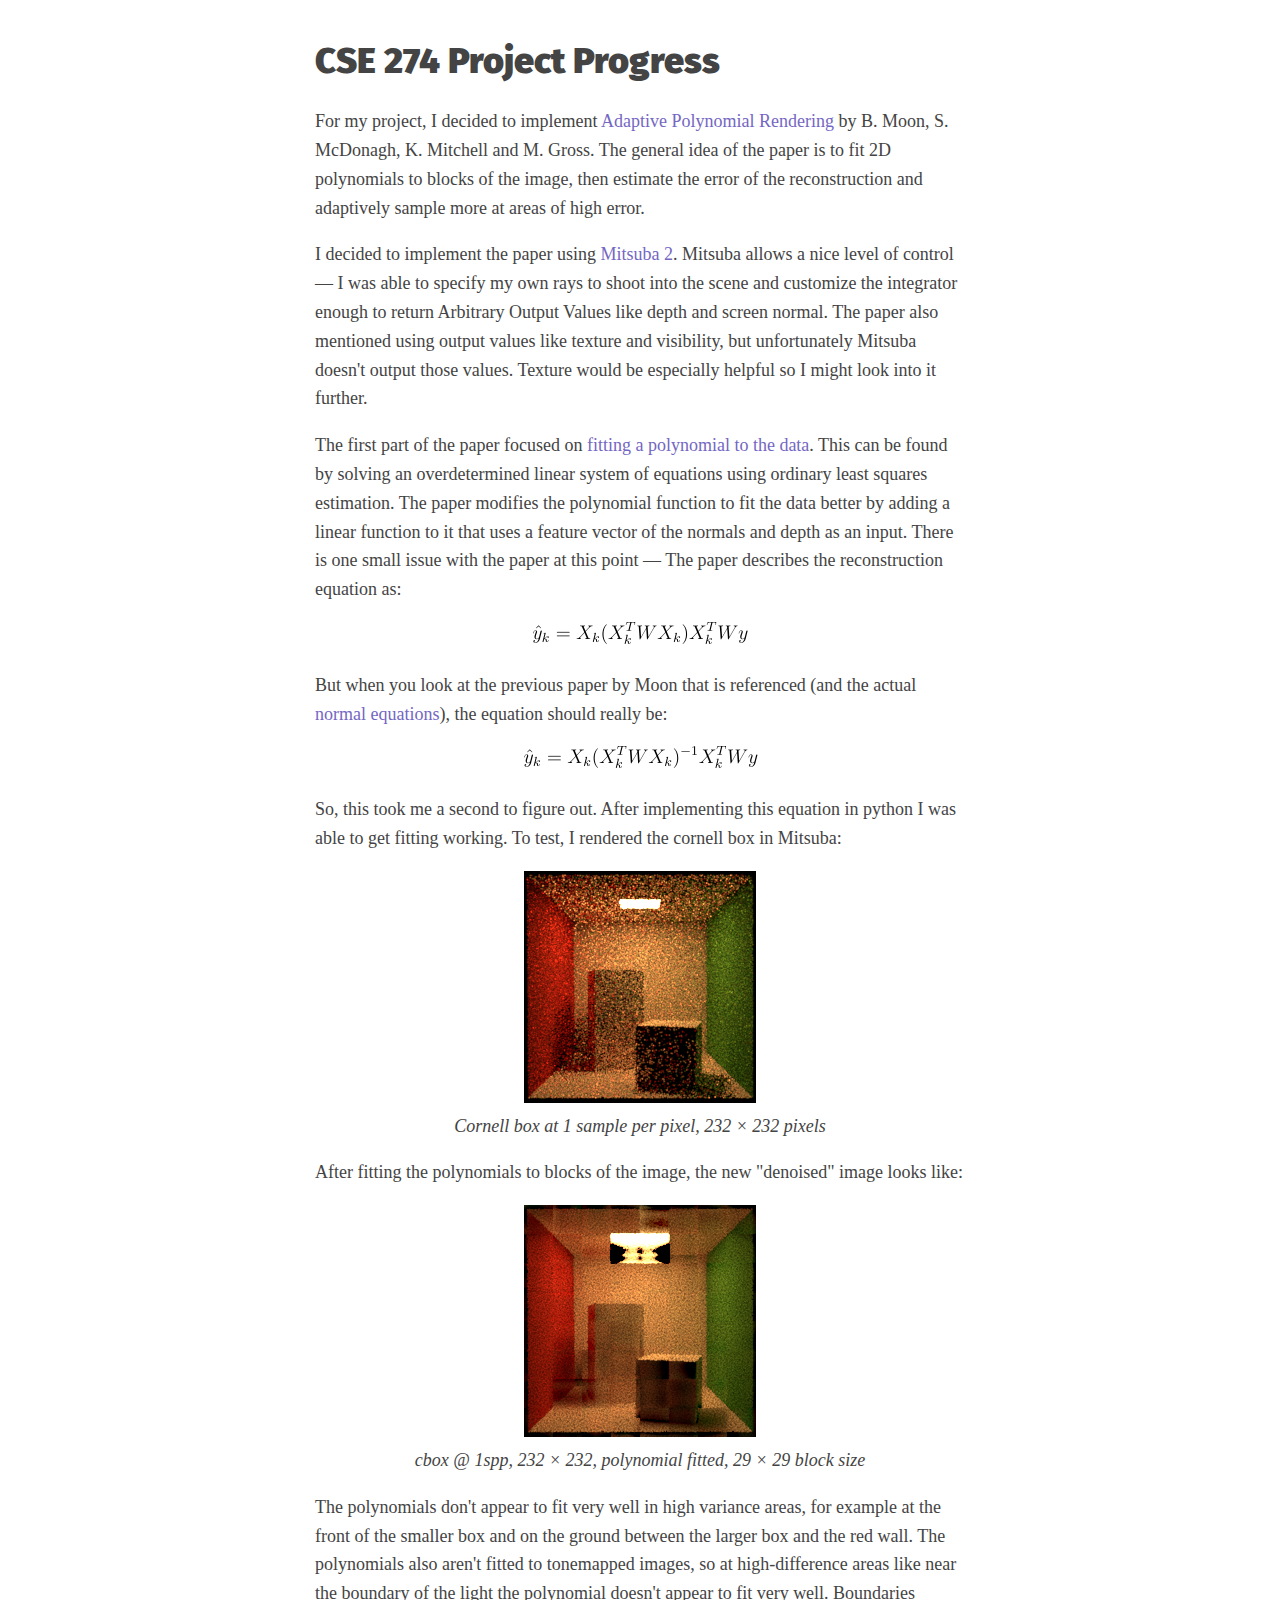
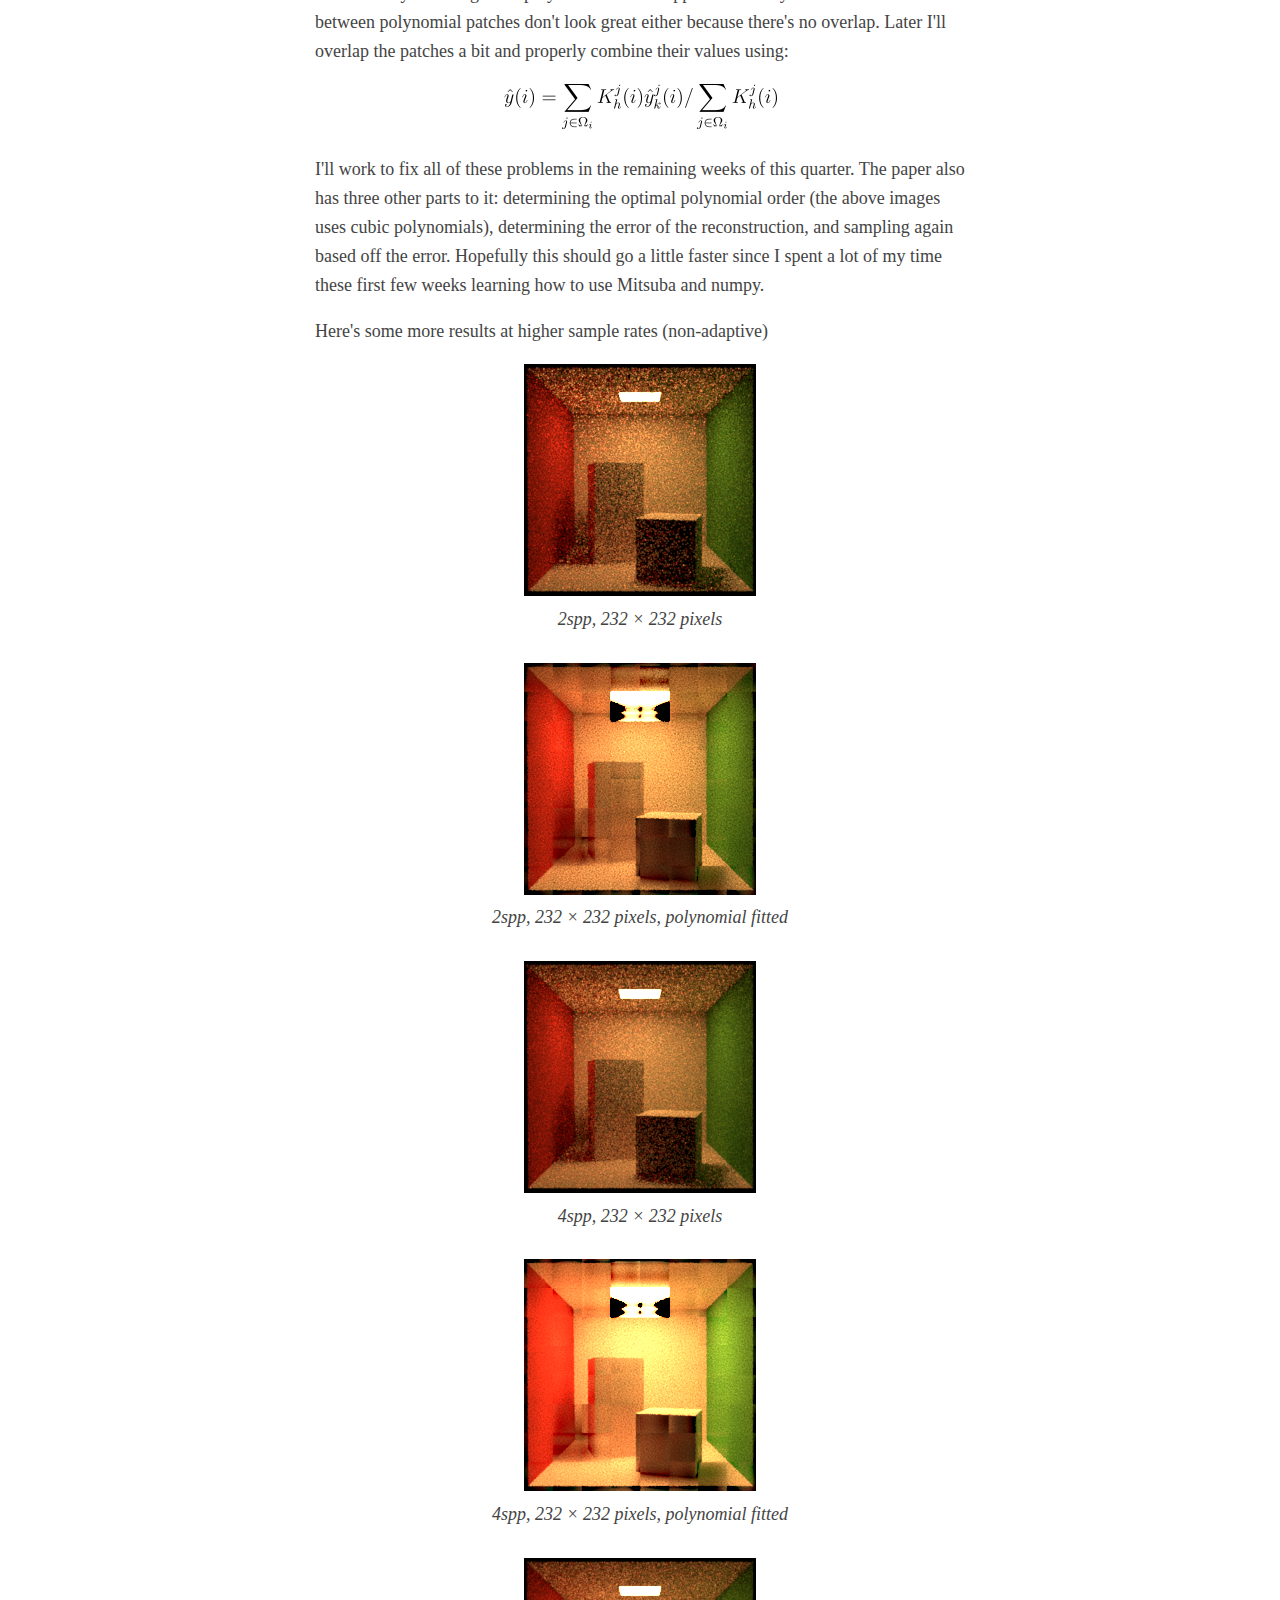
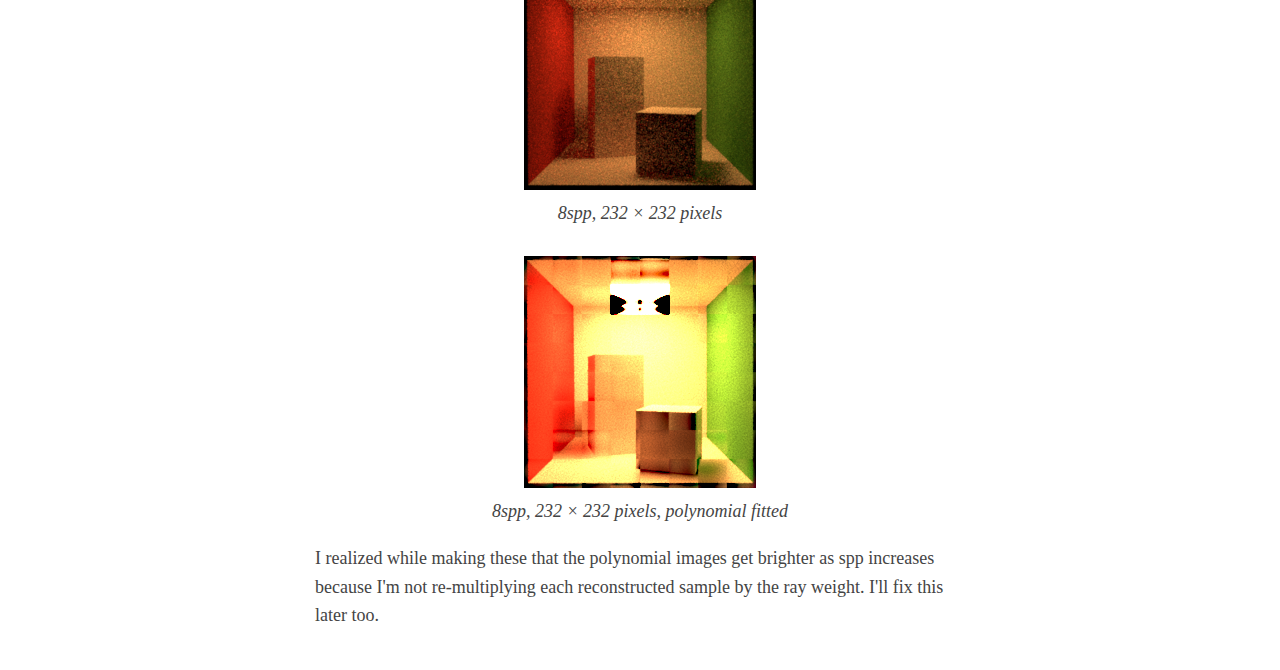
<file: cse274a.html>
<!DOCTYPE html>
<html>
    <head>
        <title>CSE 274 Proposal</title>
        <link rel="icon" type="image/png" href="favicon.ico">
        <link rel="stylesheet" type="text/css" href="style-simple.css">
        <meta name="viewport" content="width=device-width, initial-scale=1.0">
    </head>
    <body>
        <h1>CSE 274 Project Progress</h1>
        <p>
            For my project, I decided to implement 
            <a href="https://cseweb.ucsd.edu//~viscomp/classes/cse274/fa21/papers/a40-moon.pdf">Adaptive Polynomial Rendering</a>
            by B. Moon, S. McDonagh, K. Mitchell and M. Gross. The general idea of the paper is to fit 2D polynomials to blocks of the image, 
            then estimate the error of the reconstruction and adaptively sample more at areas of high error. 
        </p> 
        <p>
            I decided to implement the paper using <a href="https://www.mitsuba-renderer.org/">Mitsuba 2</a>. Mitsuba allows a nice level of control — I was 
            able to specify my own rays to shoot into the scene and customize the integrator enough to return Arbitrary Output Values like depth and screen normal. 
            The paper also mentioned using output values like texture and visibility, but unfortunately Mitsuba doesn't output those values. 
            Texture would be especially helpful so I might look into it further.
        </p>
        <p>
            The first part of the paper focused on 
            <a href="https://en.wikipedia.org/wiki/Polynomial_regression#Matrix_form_and_calculation_of_estimates">fitting a polynomial to the data</a>. 
            This can be found by solving an overdetermined linear system of equations using ordinary least squares estimation.
            The paper modifies the polynomial function to fit the data better by adding a linear function to it that uses a feature vector 
            of the normals and depth as an input. There is one small issue with the paper at this point — The paper describes the reconstruction 
            equation as:
        </p>
        <div class="center"><img src="media/cse274/equation1.png" class="invertible"></div>
        <p>
            But when you look at the previous paper by Moon that is referenced (and the actual 
            <a href="https://en.wikipedia.org/wiki/Linear_least_squares#Derivation_of_the_normal_equations">normal equations</a>),
            the equation should really be:
        </p>
        <div class="center"><img src="media/cse274/equation2.png" class="invertible"></div>
        <p>
            So, this took me a second to figure out. After implementing this equation in python I was able to get fitting working.
            To test, I rendered the cornell box in Mitsuba:
        </p>
        <div class="center">
            <img src="media/cse274/output1.png"><br>
            <i>Cornell box at 1 sample per pixel, 232 × 232 pixels</i>
        </div>
        <p>
            After fitting the polynomials to blocks of the image, the new "denoised" image looks like:
        </p>
        <div class="center">
            <img src="media/cse274/output2.png"><br>
            <i>cbox @ 1spp, 232 × 232, polynomial fitted, 29 × 29 block size</i>
        </div>
        <p>
            The polynomials don't appear to fit very well in high variance areas, for example at the front of the smaller box 
            and on the ground between the larger box and the red wall. The polynomials also aren't fitted to tonemapped images, 
            so at high-difference areas like near the boundary of the light the polynomial doesn't appear to fit very well. 
            Boundaries between polynomial patches don't look great either because there's no overlap. Later I'll overlap the patches a bit
            and properly combine their values using:
        </p>
        <div class="center"><img src="media/cse274/equation3.png" class="invertible"></div>
        <p>
            I'll work to fix all of these problems in the remaining weeks of this quarter. The paper also has three other parts to it: determining
            the optimal polynomial order (the above images uses cubic polynomials), determining the error of the reconstruction, and sampling again
            based off the error. Hopefully this should go a little faster since I spent a lot of my time these first few weeks learning how to use
            Mitsuba and numpy.
        </p>
        <p>Here's some more results at higher sample rates (non-adaptive)</p>
        <div class="center">
            <img src="media/cse274/output_2spp.png"><br>
            <i>2spp, 232 × 232 pixels</i><br>
            <br>
            <img src="media/cse274/output_2spp_apr.png"><br>
            <i>2spp, 232 × 232 pixels, polynomial fitted</i><br>
            <br>
            <img src="media/cse274/output_4spp.png"><br>
            <i>4spp, 232 × 232 pixels</i><br>
            <br>
            <img src="media/cse274/output_4spp_apr.png"><br>
            <i>4spp, 232 × 232 pixels, polynomial fitted</i><br>
            <br>
            <img src="media/cse274/output_8spp.png"><br>
            <i>8spp, 232 × 232 pixels</i><br>
            <br>
            <img src="media/cse274/output_8spp_apr.png"><br>
            <i>8spp, 232 × 232 pixels, polynomial fitted</i><br>
        </div>
        <p>
            I realized while making these that the polynomial images get brighter as spp increases because I'm not re-multiplying each reconstructed
            sample by the ray weight. I'll fix this later too.
        </p>
    </body>
</html>
</file>
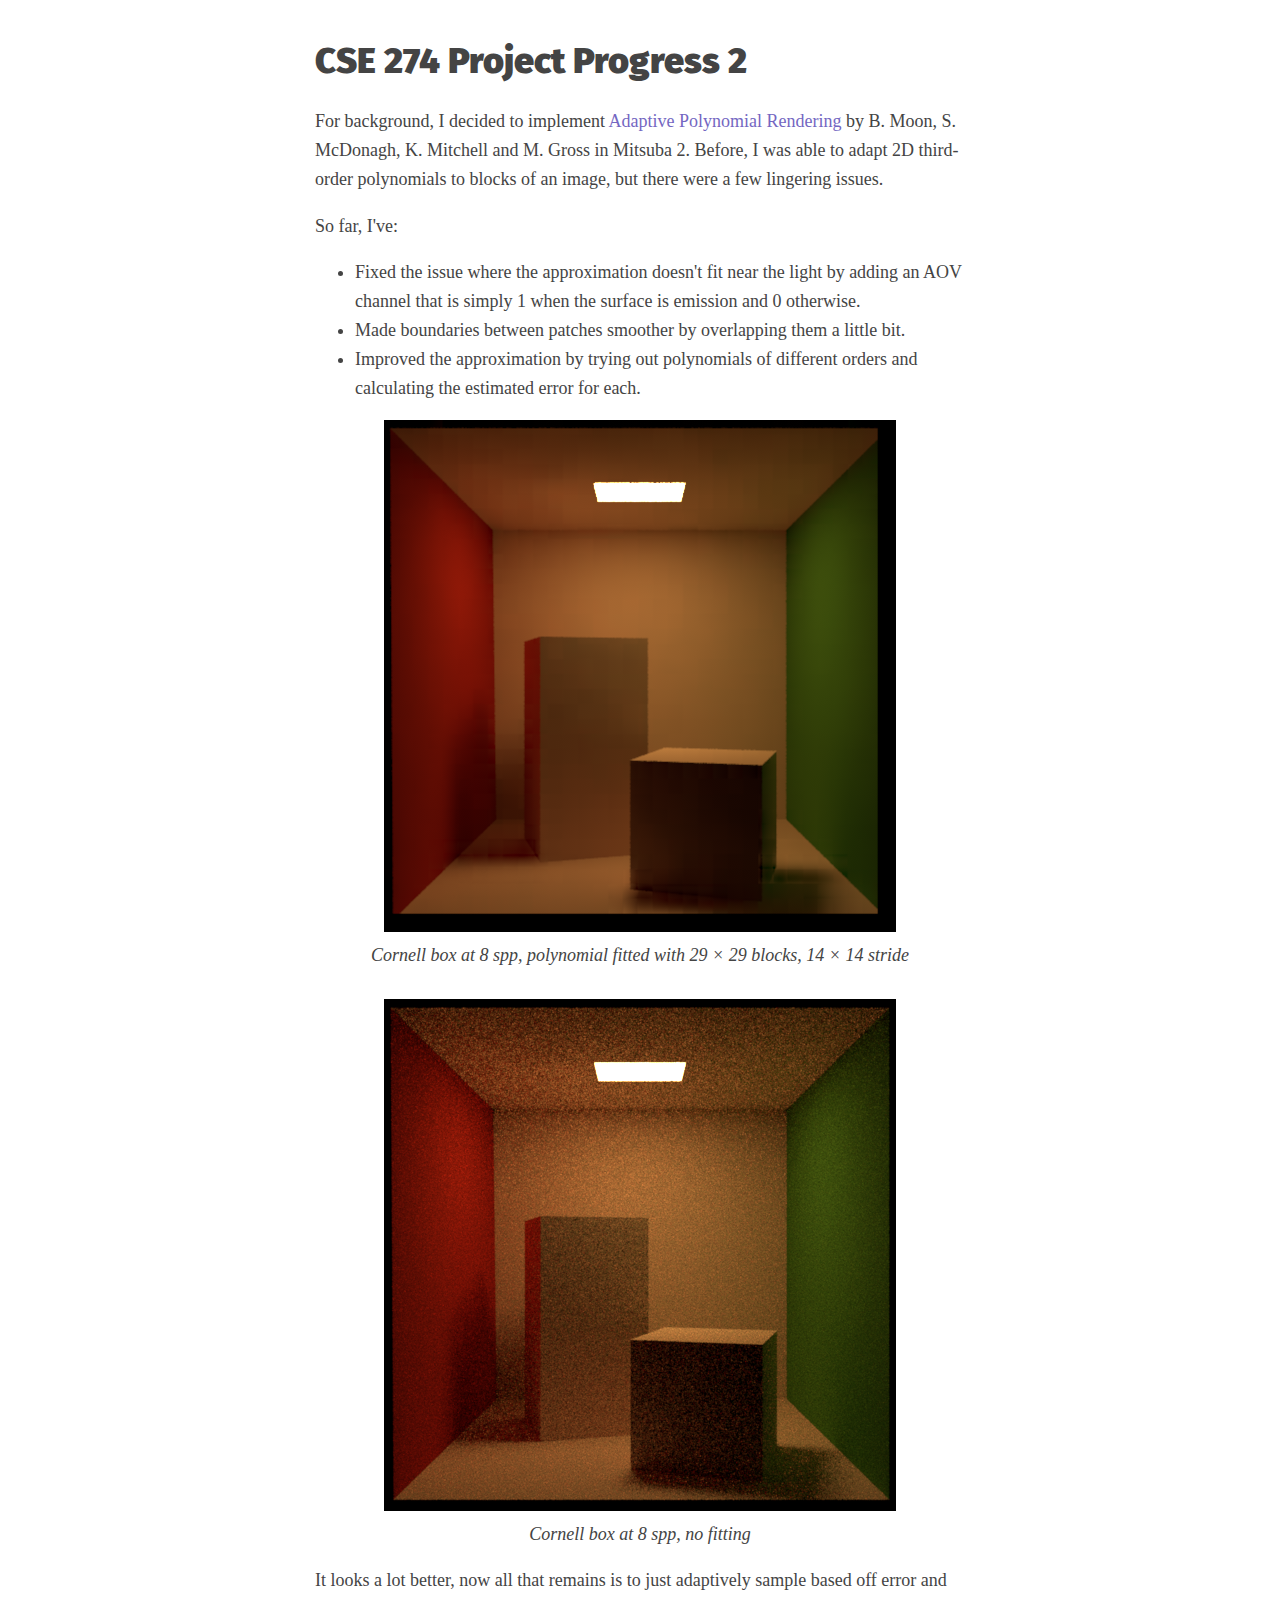
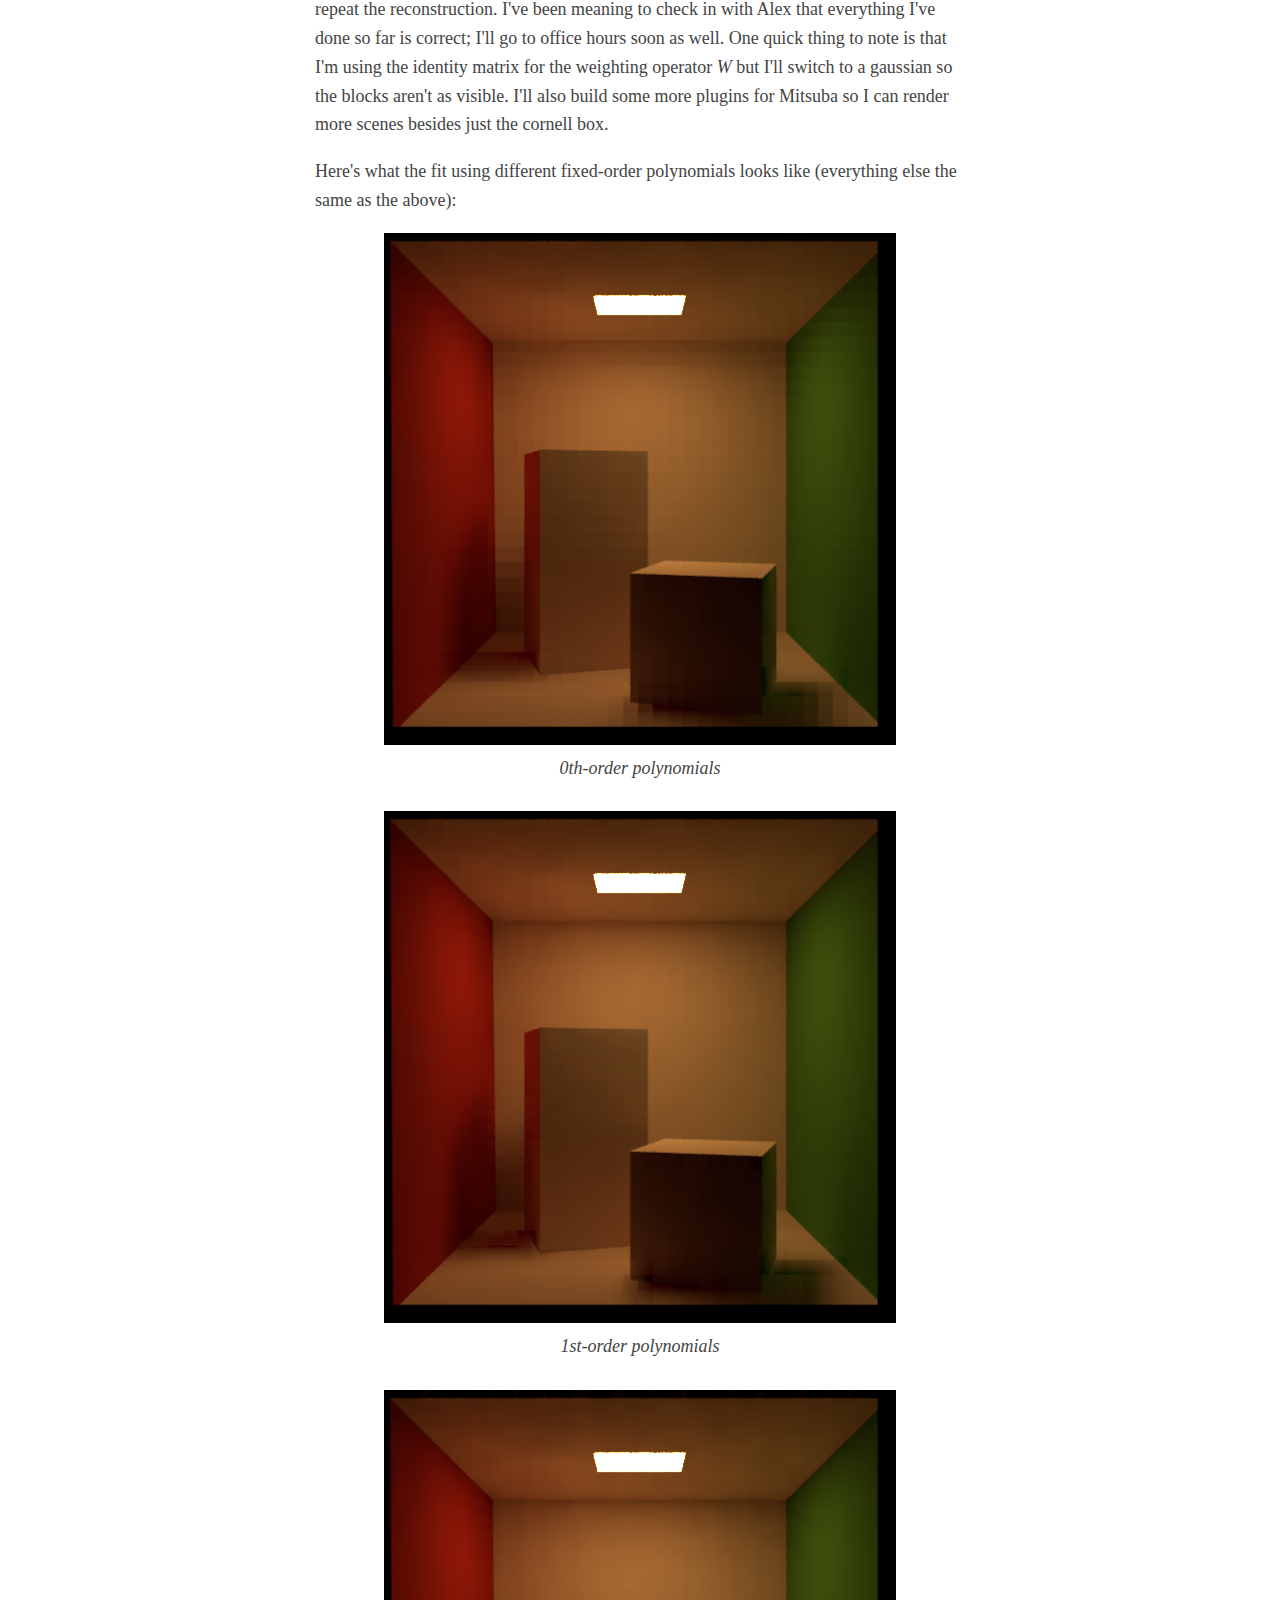
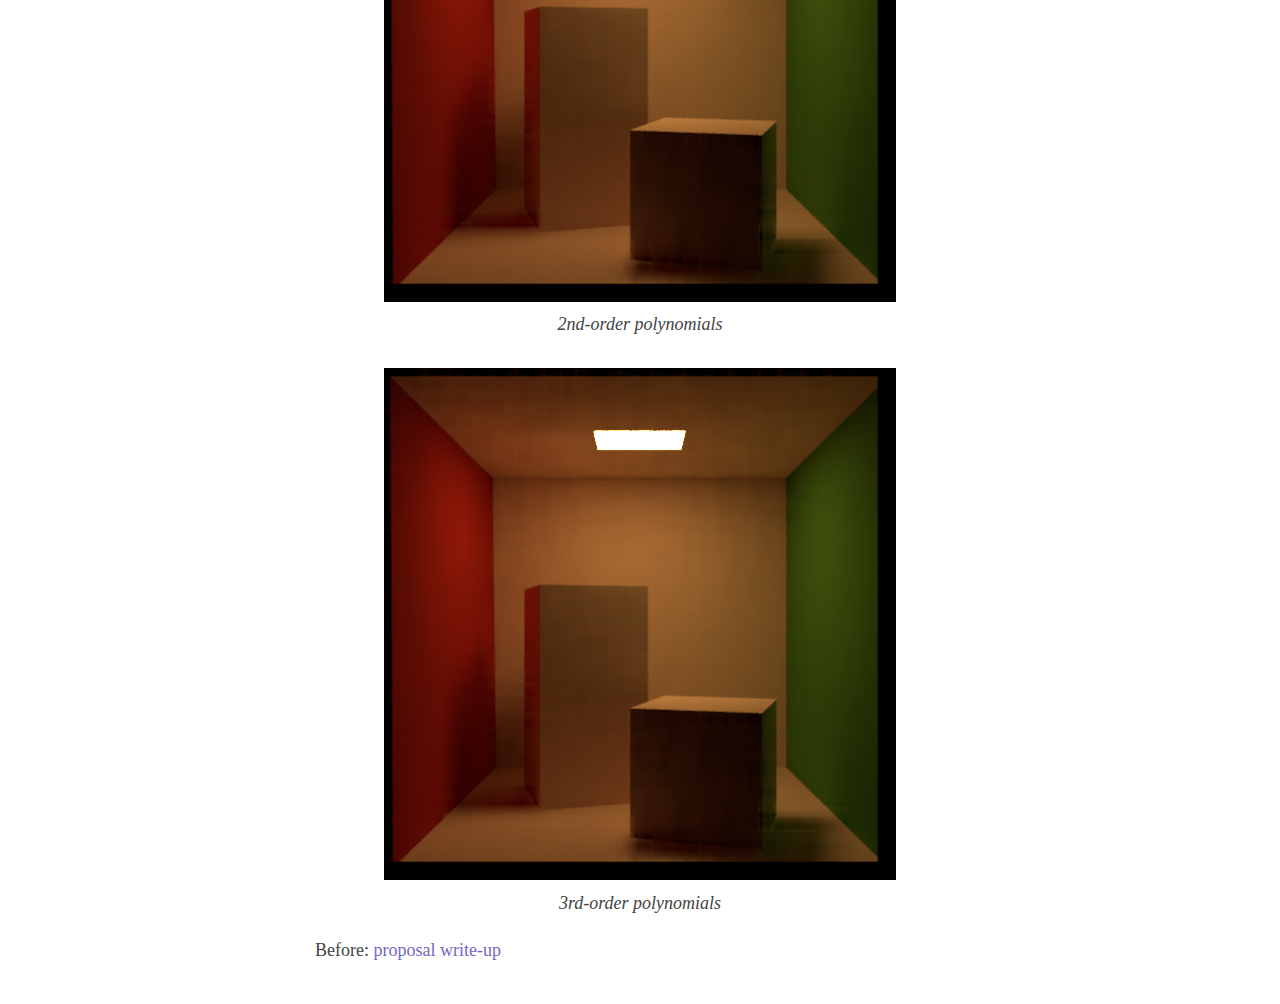
<file: cse274b.html>
<!DOCTYPE html>
<html>
    <head>
        <title>CSE 274 Progress</title>
        <link rel="icon" type="image/png" href="favicon.ico">
        <link rel="stylesheet" type="text/css" href="style-simple.css">
        <meta name="viewport" content="width=device-width, initial-scale=1.0">
    </head>
    <body>
        <h1>CSE 274 Project Progress 2</h1>
        <p>
            For background, I decided to implement 
            <a href="https://cseweb.ucsd.edu//~viscomp/classes/cse274/fa21/papers/a40-moon.pdf">Adaptive Polynomial Rendering</a>
            by B. Moon, S. McDonagh, K. Mitchell and M. Gross in Mitsuba 2. Before, I was able to adapt 2D third-order polynomials to blocks
            of an image, but there were a few lingering issues. 
        </p> 
        <p>
            So far, I've:
        </p>
        <ul>
            <li>
                Fixed the issue where the approximation doesn't fit near the light by adding an AOV channel that is simply 1 when the surface 
                is emission and 0 otherwise. 
            </li>
            <li>
                Made boundaries between patches smoother by overlapping them a little bit.
            </li>
            <li>Improved the approximation by trying out polynomials of different orders and calculating the estimated error for each.</li>
        </ul>
        <div class="center">
            <img class="fit" src="media/cse274/output3.png"><br>
            <i>Cornell box at 8 spp, polynomial fitted with 29 × 29 blocks, 14 × 14 stride</i>
        </div><br>
        <div class="center">
            <img class="fit" src="media/cse274/output4.png"><br>
            <i>Cornell box at 8 spp, no fitting</i>
        </div>
        <p>
            It looks a lot better, now all that remains is to just adaptively sample based off error and repeat the reconstruction. 
            I've been meaning to check in with Alex that everything I've done so far is correct; I'll go to office hours soon as well.
            One quick thing to note is that I'm using the identity matrix for the weighting operator <i>W</i> but I'll switch to a gaussian
            so the blocks aren't as visible. I'll also build some more plugins for Mitsuba so I can render more scenes besides just the cornell box.
        </p>
        <p>Here's what the fit using different fixed-order polynomials looks like (everything else the same as the above):</p>
        <div class="center">
            <img class="fit" src="media/cse274/output_p0.png"><br>
            <i>0th-order polynomials</i>
        </div><br>
        <div class="center">
            <img class="fit" src="media/cse274/output_p1.png"><br>
            <i>1st-order polynomials</i>
        </div><br>
        <div class="center">
            <img class="fit" src="media/cse274/output_p2.png"><br>
            <i>2nd-order polynomials</i>
        </div><br>
        <div class="center">
            <img class="fit" src="media/cse274/output_p3.png"><br>
            <i>3rd-order polynomials</i>
        </div>
        <p>
            Before: <a href="cse274a.html">proposal write-up</a>
        </p>
    </body>
</html>
</file>
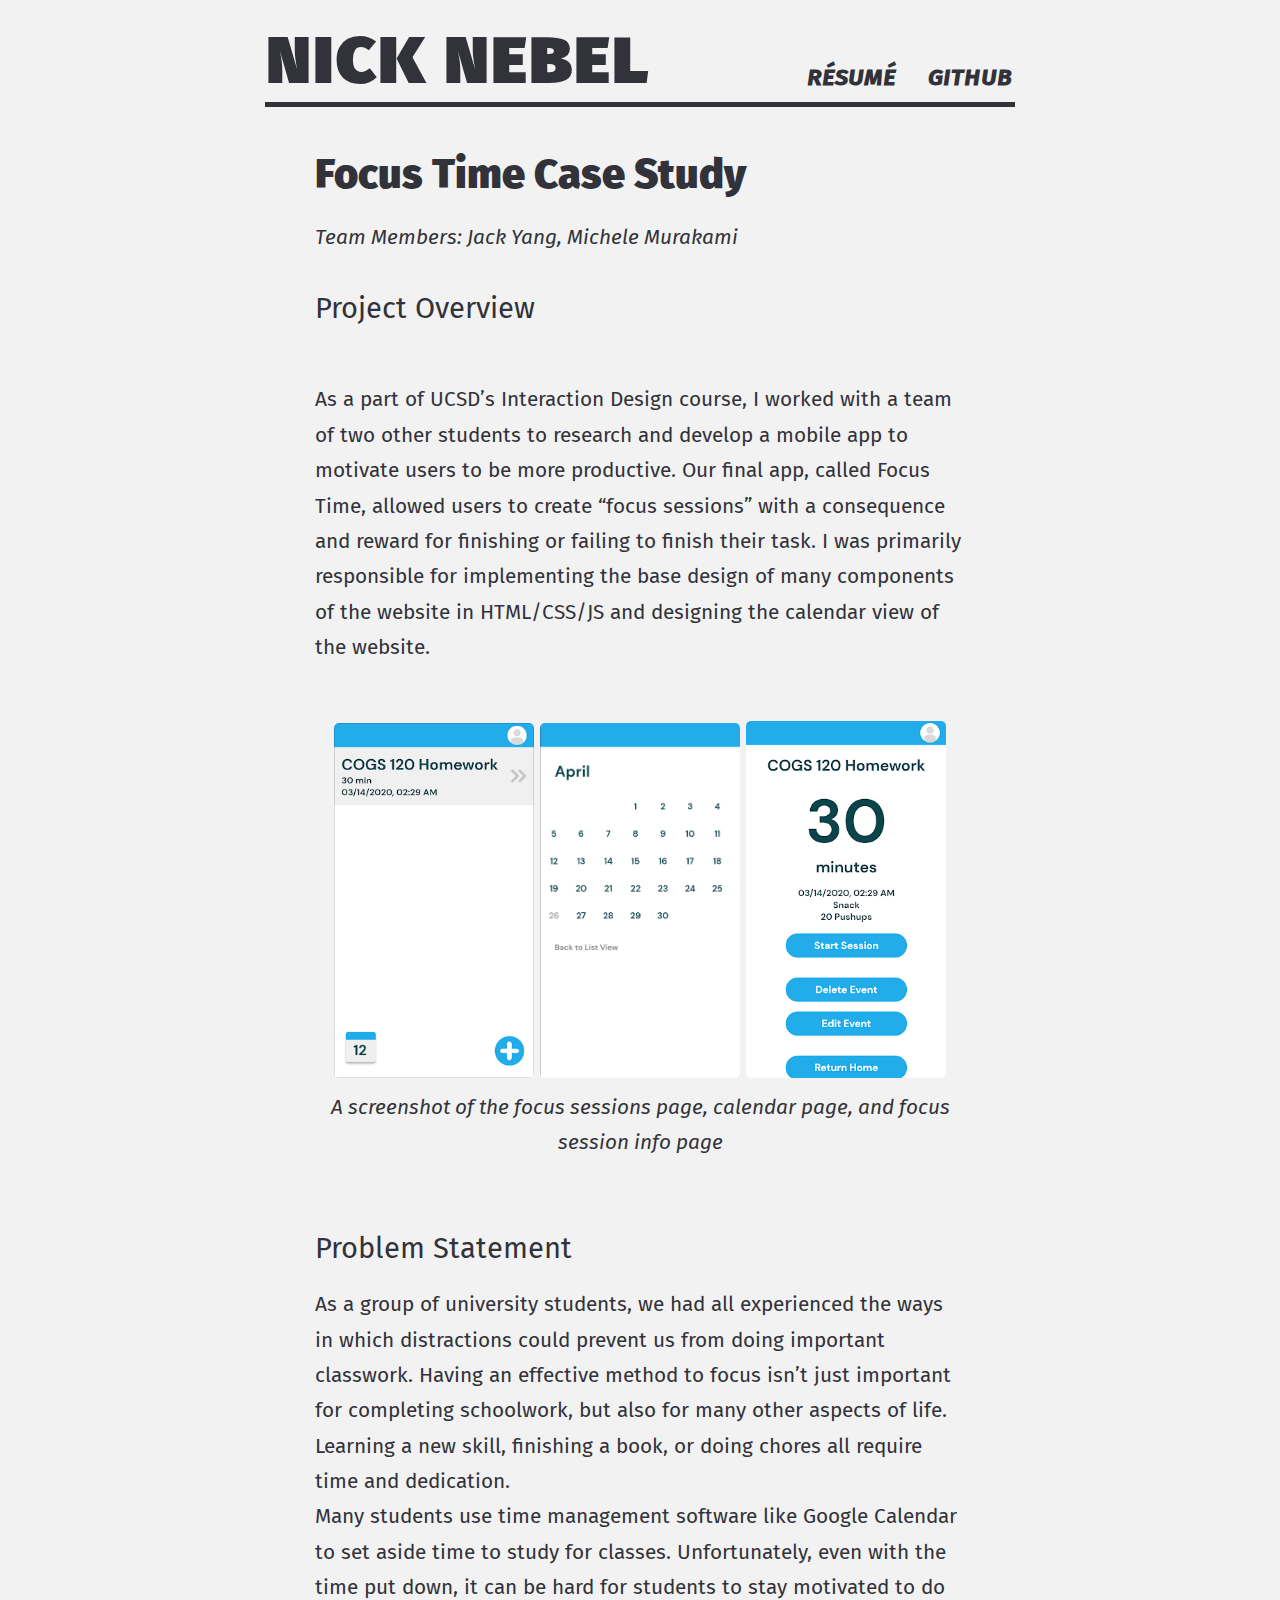
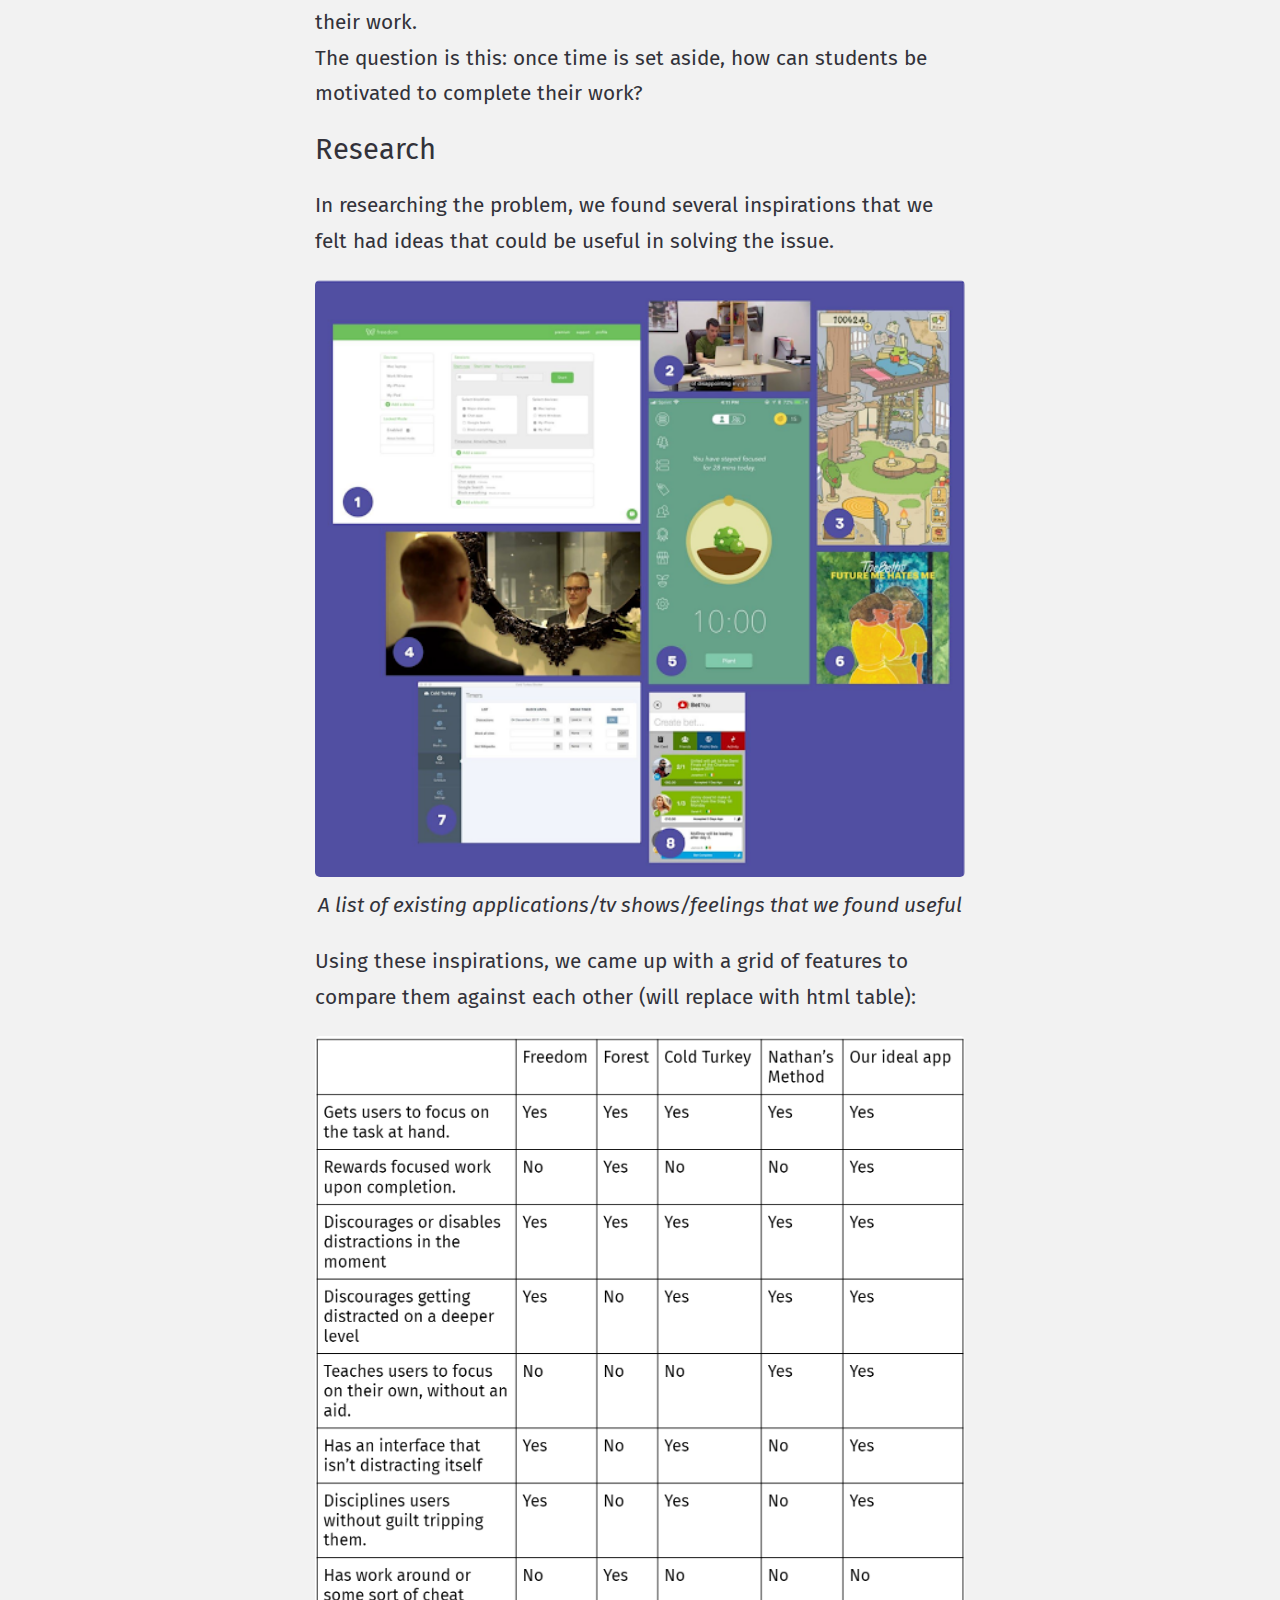
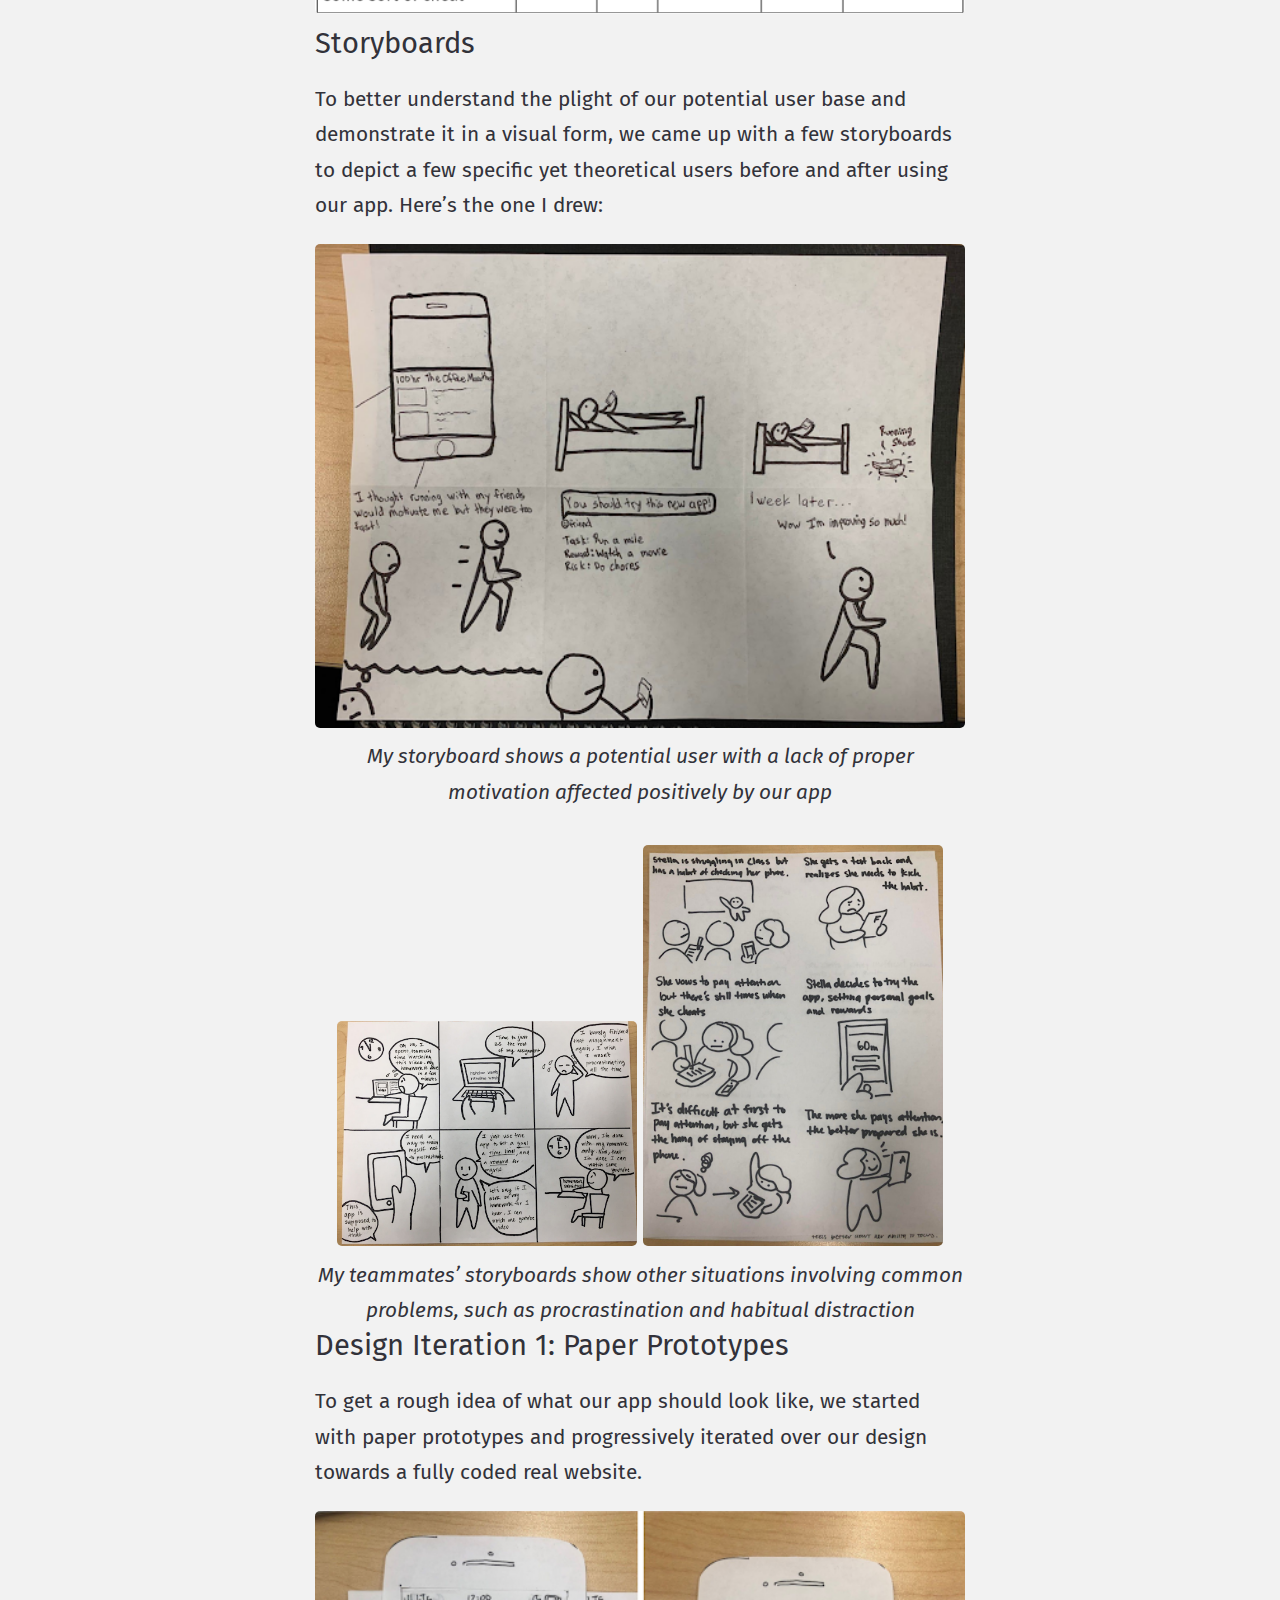
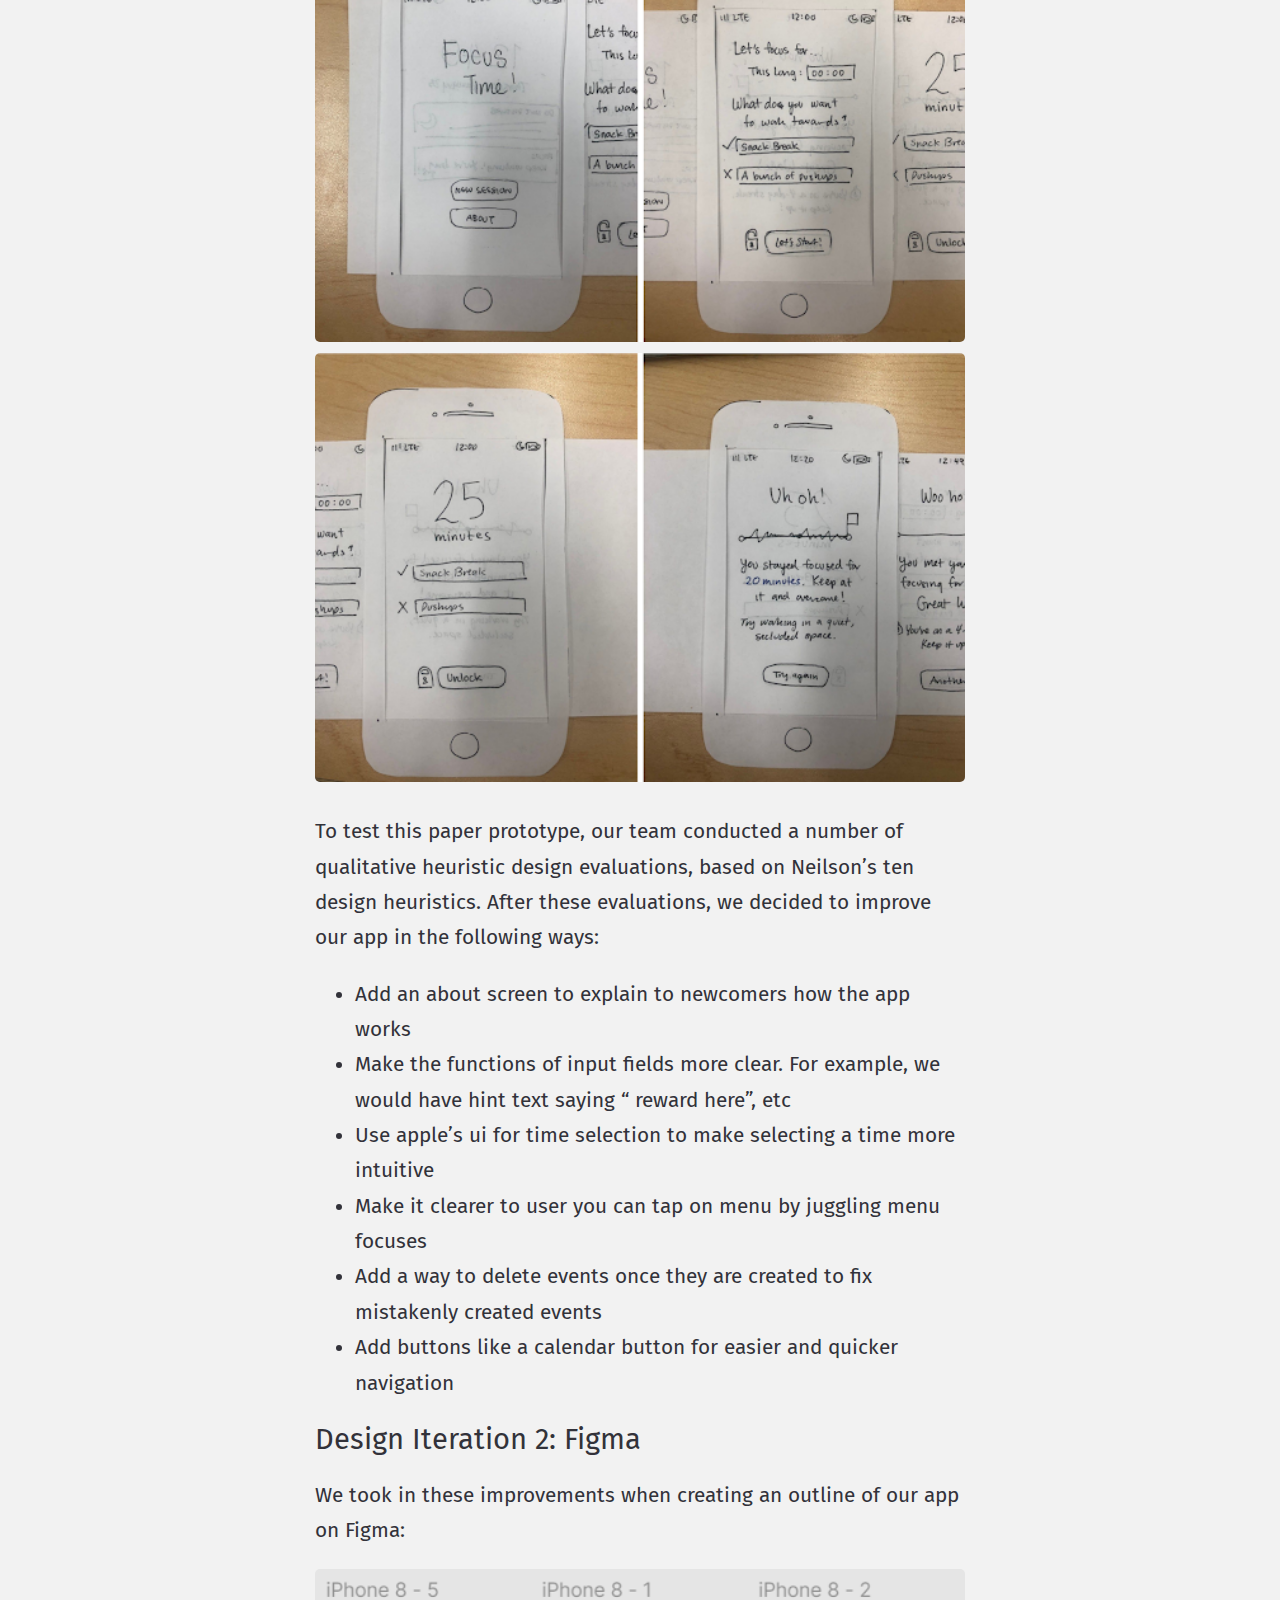
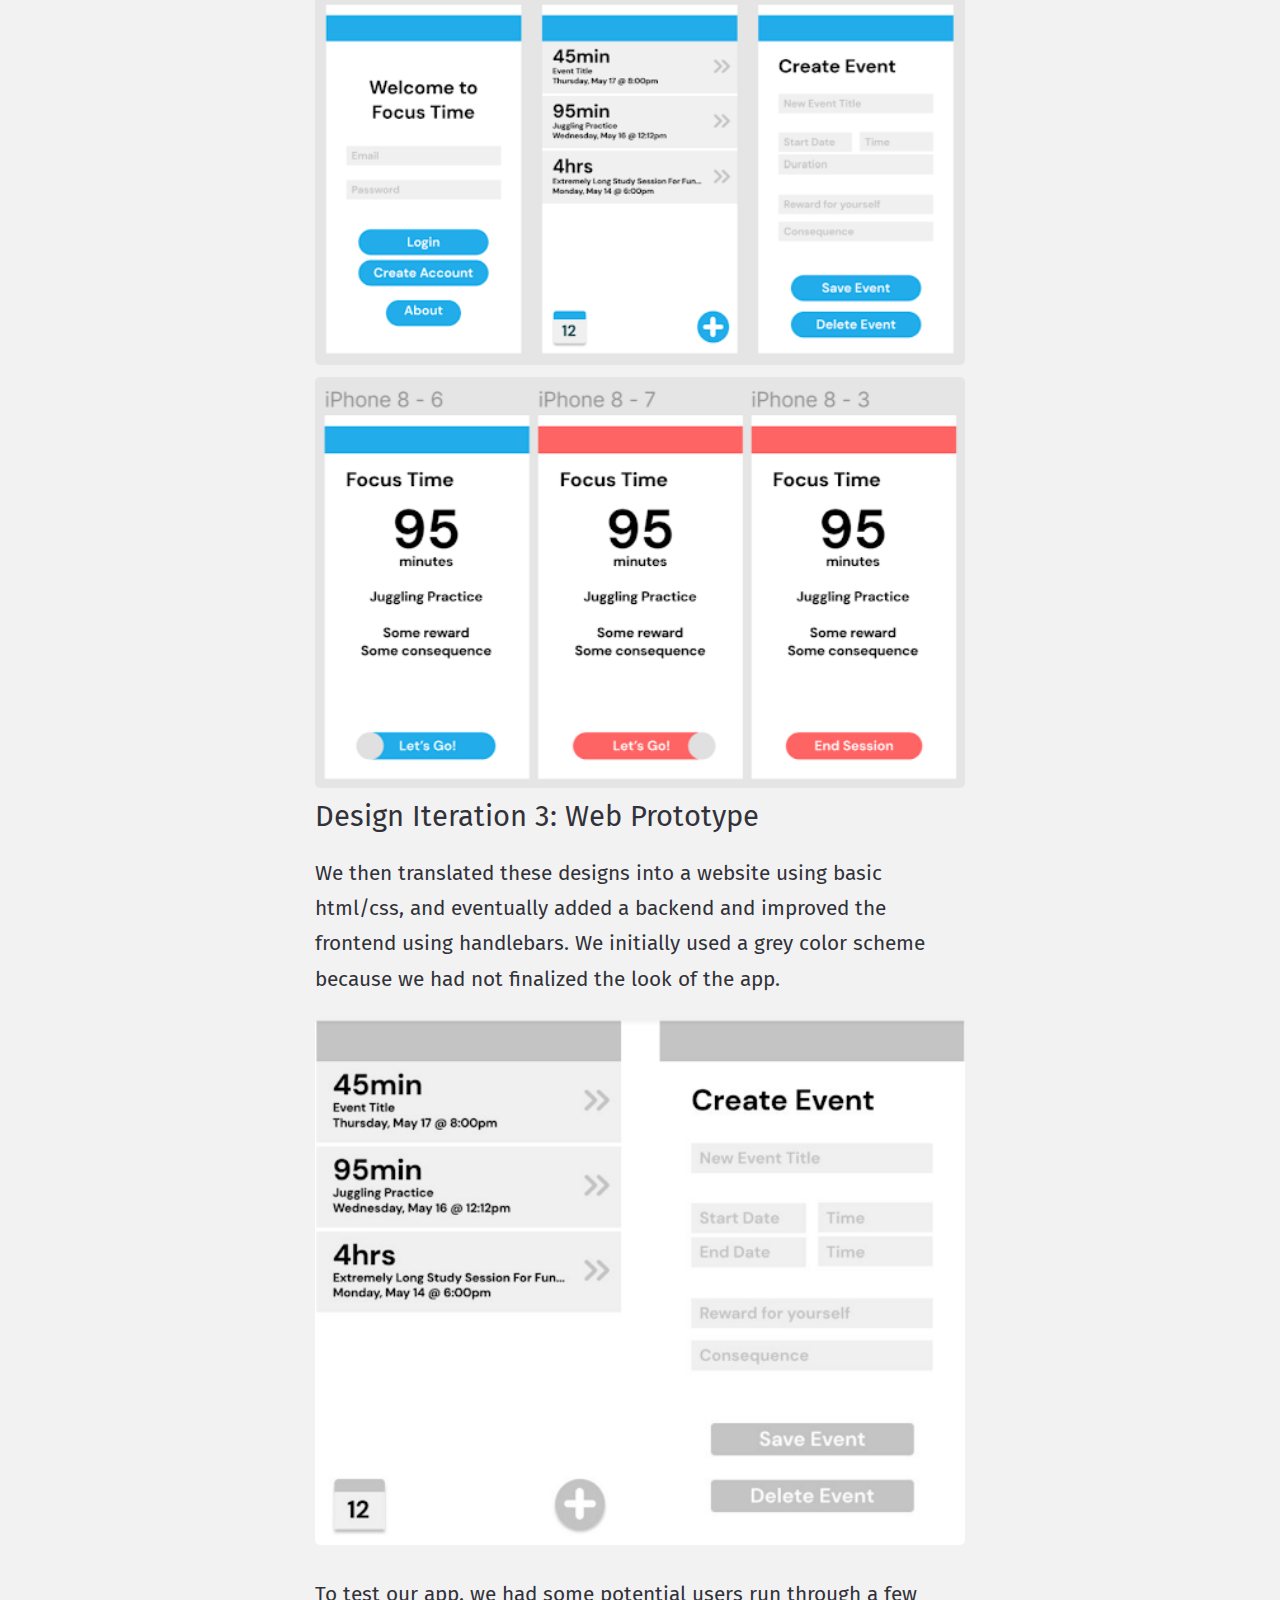
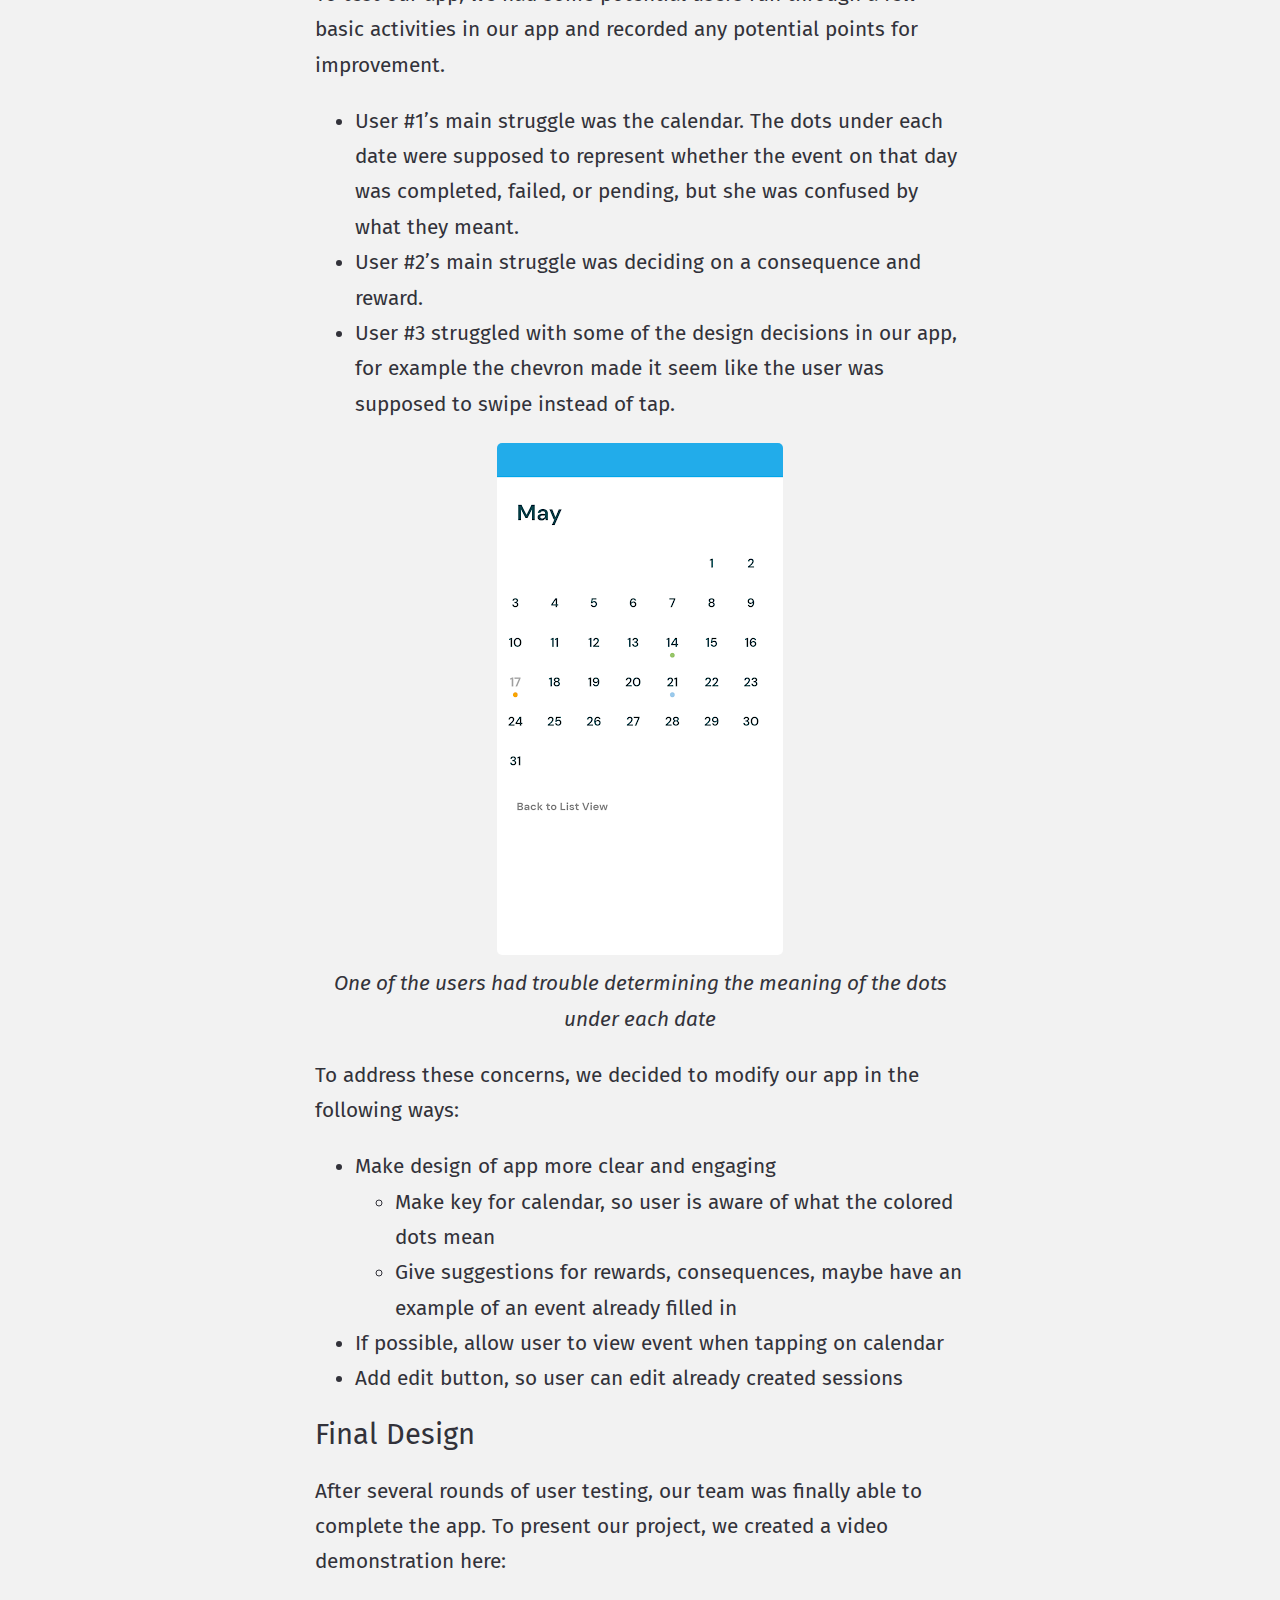
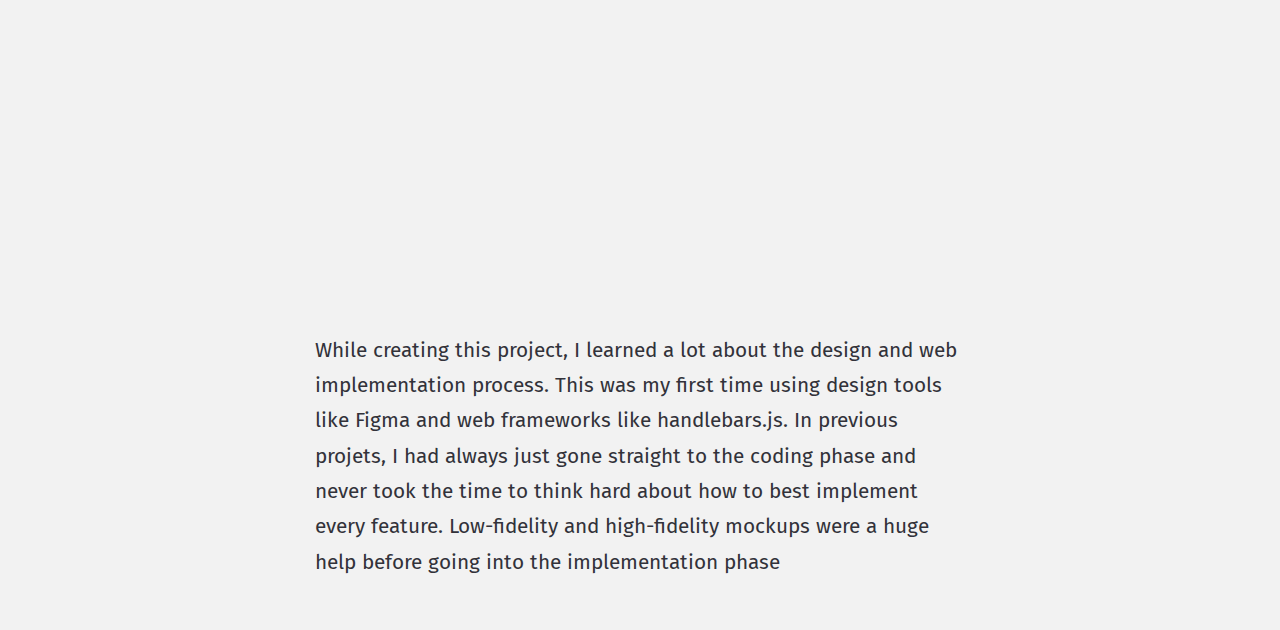
<file: focus-time.html>
<!DOCTYPE html>
<!-- yes just html/css, not serial killer yet -->
<html>
    <head>
        <title>Nick Nebel</title>
        <link rel="icon" type="image/png" href="favicon.ico">
        <link rel="stylesheet" type="text/css" href="style.css">
        <meta name="viewport" content="width=device-width, initial-scale=1.0">
    </head>
    <body>
        <div class="nav-bar">
            <h1><a href="index.html">nick nebel</a></h1>
            <div class="links">
                <a href="https://nickwn.github.io/resume.pdf">résumé</a> 
                <a href="https://github.com/nickwn">github</a>
            </div>
        </div>
        <div class="content">
            <h1>Focus Time Case Study</h1>
            <i>Team Members: Jack Yang, Michele Murakami</i> <br><br>
            
            <h3>Project Overview</h3> <br>
            <p>As a part of UCSD’s Interaction Design course, I worked with a team of two other students to research and develop a mobile app to motivate users to be more productive. Our final app, called Focus Time, allowed users to create “focus sessions” with a consequence and reward for finishing or failing to finish their task. I was primarily responsible for implementing the base design of many components of the website in HTML/CSS/JS and designing the calendar view of the website.</p><br>
            <div class="center" style="max-width: 700px;">
                <img width=200 src="media/focus-time/overview1.png">
                <img width=200 src="media/focus-time/overview2.png">
                <img width=200 src="media/focus-time/overview3.png">
                <br>
                <i>A screenshot of the focus sessions page, calendar page, and focus session info page</i>
            </div>
            <br><br>
            
            <h3>Problem Statement</h3>
            <p>
                As a group of university students, we had all experienced the ways in which distractions could prevent us from doing important classwork. Having an effective method to focus isn’t just important for completing schoolwork, but also for many other aspects of life. Learning a new skill, finishing a book, or doing chores all require time and dedication. <br>
                Many students use time management software like Google Calendar to set aside time to study for classes. Unfortunately, even with the time put down, it can be hard for students to stay motivated to do their work. <br>
                The question is this: once time is set aside, how can students be motivated to complete their work?
            </p>
            
            <h3>Research</h3>
            <p>In researching the problem, we found several inspirations that we felt had ideas that could be useful in solving the issue.</p>
            <div class="center">
                <img width=100% src="media/focus-time/research1.png"><br>
                <i>A list of existing applications/tv shows/feelings that we found useful</i>
            </div>
            <p>Using these inspirations, we came up with a grid of features to compare them against each other (will replace with html table):</p>
            <div class="center">
                <img width=100% src="media/focus-time/research2.png"><br>
            </div>
            
            <h3>Storyboards</h3>
            <p>To better understand the plight of our potential user base and demonstrate it in a visual form, we came up with a few storyboards to depict a few specific yet theoretical users before and after using our app. Here’s the one I drew:</p>
            <div class="center">
                <img width=100% src="media/focus-time/storyboard1.png"><br>
                <i>My storyboard shows a potential user with a lack of proper motivation affected positively by our app</i>
            </div>
            <br>
            <div class="center" style="width: 100%;">
                <img width=300 src="media/focus-time/storyboard2.png">
                <img width=300 src="media/focus-time/storyboard3.png"><br>
                </h1>
                <i>My teammates’ storyboards show other situations involving common problems, such as procrastination and habitual distraction</i>
            </div>
            <h3>Design Iteration 1: Paper Prototypes</h3>
            <p>To get a rough idea of what our app should look like, we started with paper prototypes and progressively iterated over our design towards a fully coded real website.</p>
            <div class="center" style="width: 100%;">
                <img width=100% src="media/focus-time/di11.png">
                <img width=100% src="media/focus-time/di12.png">
            </div>
            <p>To test this paper prototype, our team conducted a number of qualitative heuristic design evaluations, based on Neilson’s ten design heuristics. After these evaluations, we decided to improve our app in the following ways:</p>
            <ul>
                <li>Add an about screen to explain to newcomers how the app works</li>
                <li>Make the functions of input fields more clear. For example, we would have hint text saying “ reward here”, etc</li>
                <li>Use apple’s ui for time selection to make selecting a time more intuitive</li>
                <li>Make it clearer to user you can tap on menu by juggling menu focuses</li>
                <li>Add a way to delete events once they are created to fix mistakenly created events</li>
                <li>Add buttons like a calendar button for easier and quicker navigation</li>
            </ul>

            <h3>Design Iteration 2: Figma</h3>
            <p>We took in these improvements when creating an outline of our app on Figma:</p>
            <div class="center" style="width: 100%;">
                <img width=100% src="media/focus-time/di21.png">
                <img width=100% src="media/focus-time/di22.png"><br>
            </div>

            <h3>Design Iteration 3: Web Prototype</h3>
            <p>We then translated these designs into a website using basic html/css, and eventually added a backend and improved the frontend using handlebars. We initially used a grey color scheme because we had not finalized the look of the app.</p>
            <div class="center">
                <img width=100% src="media/focus-time/di31.png">
            </div>
            <p>To test our app, we had some potential users run through a few basic activities in our app and recorded any potential points for improvement.</p>
            <ul>
                <li>User #1’s main struggle was the calendar. The dots under each date were supposed to represent whether the event on that day was completed, failed, or pending, but she was confused by what they meant.</li>
                <li>User #2’s main struggle was deciding on a consequence and reward.</li>
                <li>User #3 struggled with some of the design decisions in our app, for example the chevron made it seem like the user was supposed to swipe instead of tap.</li>
            </ul>
            <div class="center" style="width: 100%;">
                <img src="media/focus-time/di32.png"><br>
                <i>One of the users had trouble determining the meaning of the dots under each date</i>
            </div>
            <p>To address these concerns, we decided to modify our app in the following ways:</p>
            <ul>
                <li>Make design of app more clear and engaging</li>
                <ul>
                    <li>Make key for calendar, so user is aware of what the colored dots mean</li>
                    <li>Give suggestions for rewards, consequences, maybe have an example of an event already filled in</li>
                </ul>
                <li>If possible, allow user to view event when tapping on calendar</li>
                <li>Add edit button, so user can edit already created sessions</li>
            </ul>

            <h3>Final Design</h3>
            <p>After several rounds of user testing, our team was finally able to complete the app. To present our project, we created a video demonstration here:</p>
            <iframe width=100% height=300px src="https://www.youtube.com/embed/eCnLlor5VKw" frameborder="0" allow="accelerometer; autoplay; encrypted-media; gyroscope; picture-in-picture" allowfullscreen></iframe>
            <p>While creating this project, I learned a lot about the design and web implementation process. This was my first time using design tools like Figma and web frameworks like handlebars.js. In previous projets, I had always just gone straight to the coding phase and never took the time to think hard about how to best implement every feature. Low-fidelity and high-fidelity mockups were a huge help before going into the implementation phase</p>
        </div>
    </body>
</html>
</file>
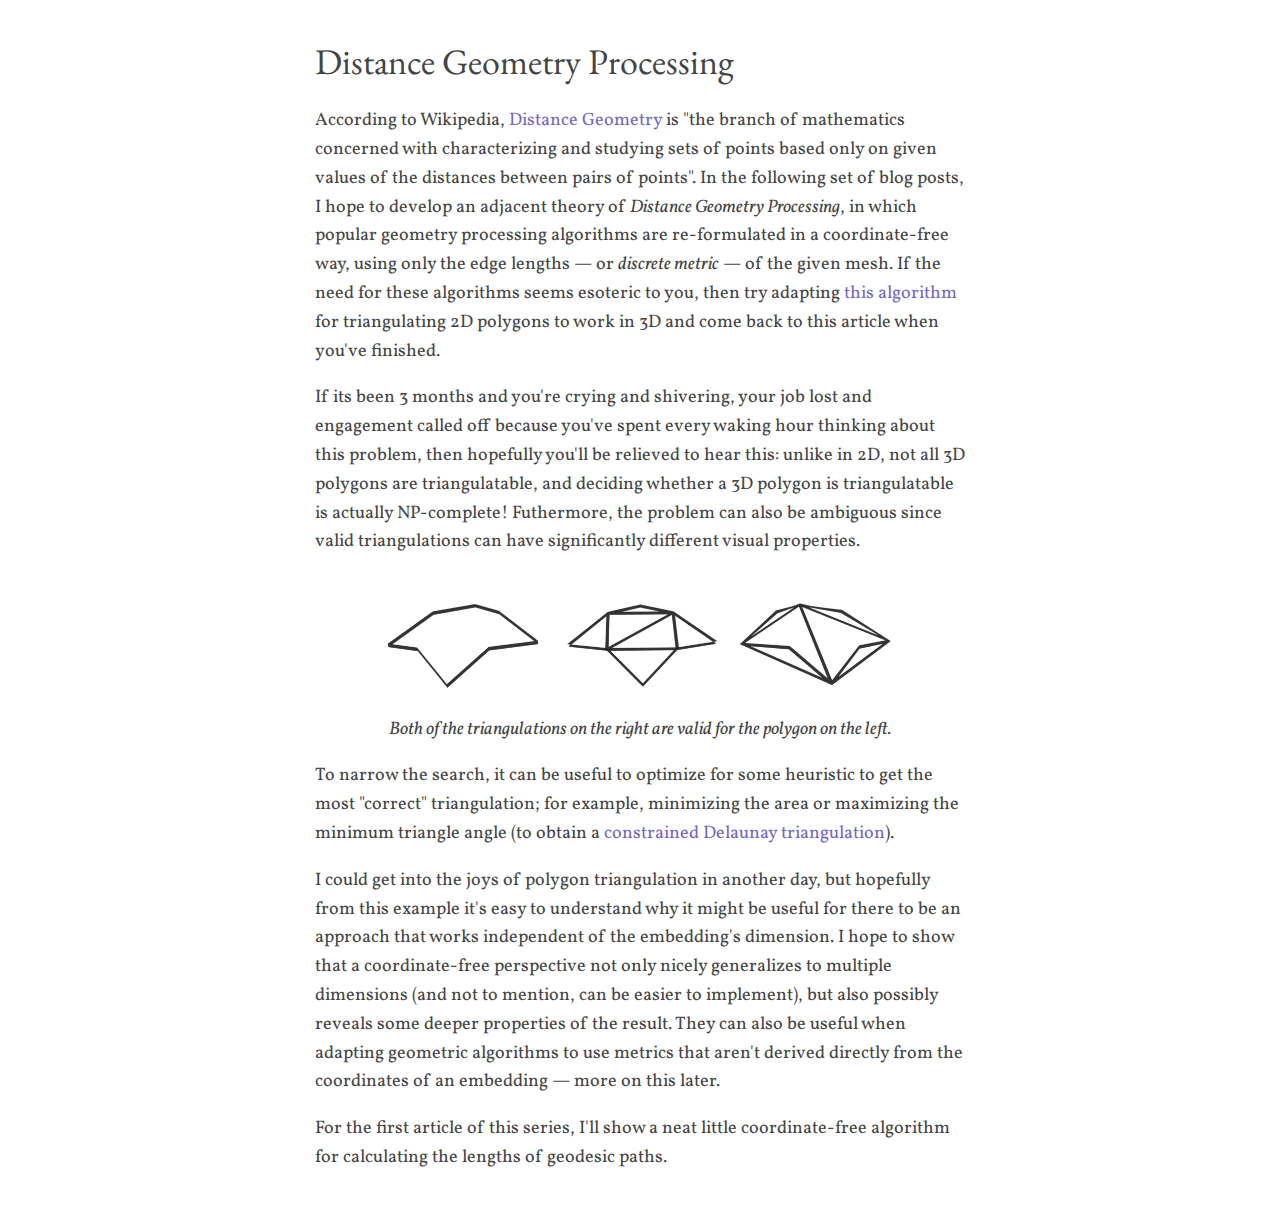
<file: blog/distance.html>
<!DOCTYPE html>
<html>
    <head>
        <title>Geodesic Quantities</title>
        <link rel="icon" type="image/png" href="favicon.ico">
        <link rel="stylesheet" type="text/css" href="styles/code-style.min.css">
        <link rel="stylesheet" type="text/css" href="style-simple.css">
        <script src="highlight.min.js"></script>
        <script>hljs.highlightAll();</script>
        <meta name="viewport" content="width=device-width, initial-scale=1.0">
    </head>
    <body>
        <h1>Distance Geometry Processing</h1>
        <p>
            According to Wikipedia, <a href="https://en.wikipedia.org/wiki/Distance_geometry">Distance Geometry</a> is "the branch of mathematics concerned with characterizing and studying sets of points based only on given values of the distances between pairs of points".
            In the following set of blog posts, I hope to develop an adjacent theory of <i>Distance Geometry Processing</i>, in which popular geometry processing algorithms are re-formulated in a coordinate-free way, using only the edge lengths &mdash; or 
            <i>discrete metric</i> &mdash; of the given mesh. If the need for these algorithms seems esoteric to you, then try adapting 
            <a href="https://www.cs.princeton.edu/courses/archive/fall05/cos528/handouts/A%20Simple%20and%20fast.pdf">this algorithm</a> for 
            triangulating 2D polygons to work in 3D and come back to this article when you've finished. 
        </p>
        <p>
            If its been 3 months and you're crying and shivering, your job lost and engagement called off
            because you've spent every waking hour thinking about this problem, then hopefully you'll be relieved to hear this: 
            unlike in 2D, not all 3D polygons are triangulatable, and deciding whether a 3D polygon is triangulatable is actually NP-complete!
            Futhermore, the problem can also be ambiguous since valid triangulations can have significantly different visual properties.
        </p>
        <div class="center">
            <img src="polys.png" width="80%" class="invertible"><br>
            <i>Both of the triangulations on the right are valid for the polygon on the left.</i>
        </div>
        <p>
            To narrow the search, it can be useful to optimize for some heuristic to get the most "correct" triangulation; 
            for example, minimizing the area or maximizing 
            the minimum triangle angle (to obtain a 
            <a href="https://en.wikipedia.org/wiki/Constrained_Delaunay_triangulation">constrained Delaunay triangulation</a>).
        </p>
        <p>
            I could get into the joys of polygon triangulation in another day, but hopefully from this example it's easy to understand why 
            it might be useful for there to be an approach that works independent of the embedding's dimension.
            I hope to show that a coordinate-free perspective not only nicely generalizes to multiple dimensions (and not to mention, can be easier to implement), 
            but also possibly reveals some deeper properties of the result. 
            They can also be useful when adapting geometric algorithms to use metrics that aren't derived directly from the coordinates of an embedding 
            &mdash; more on this later.
        </p>
        <p>
            For the first article of this series, I'll show a neat little coordinate-free algorithm for calculating the lengths of geodesic paths.
        </p>
    </body>
</html>
</file>
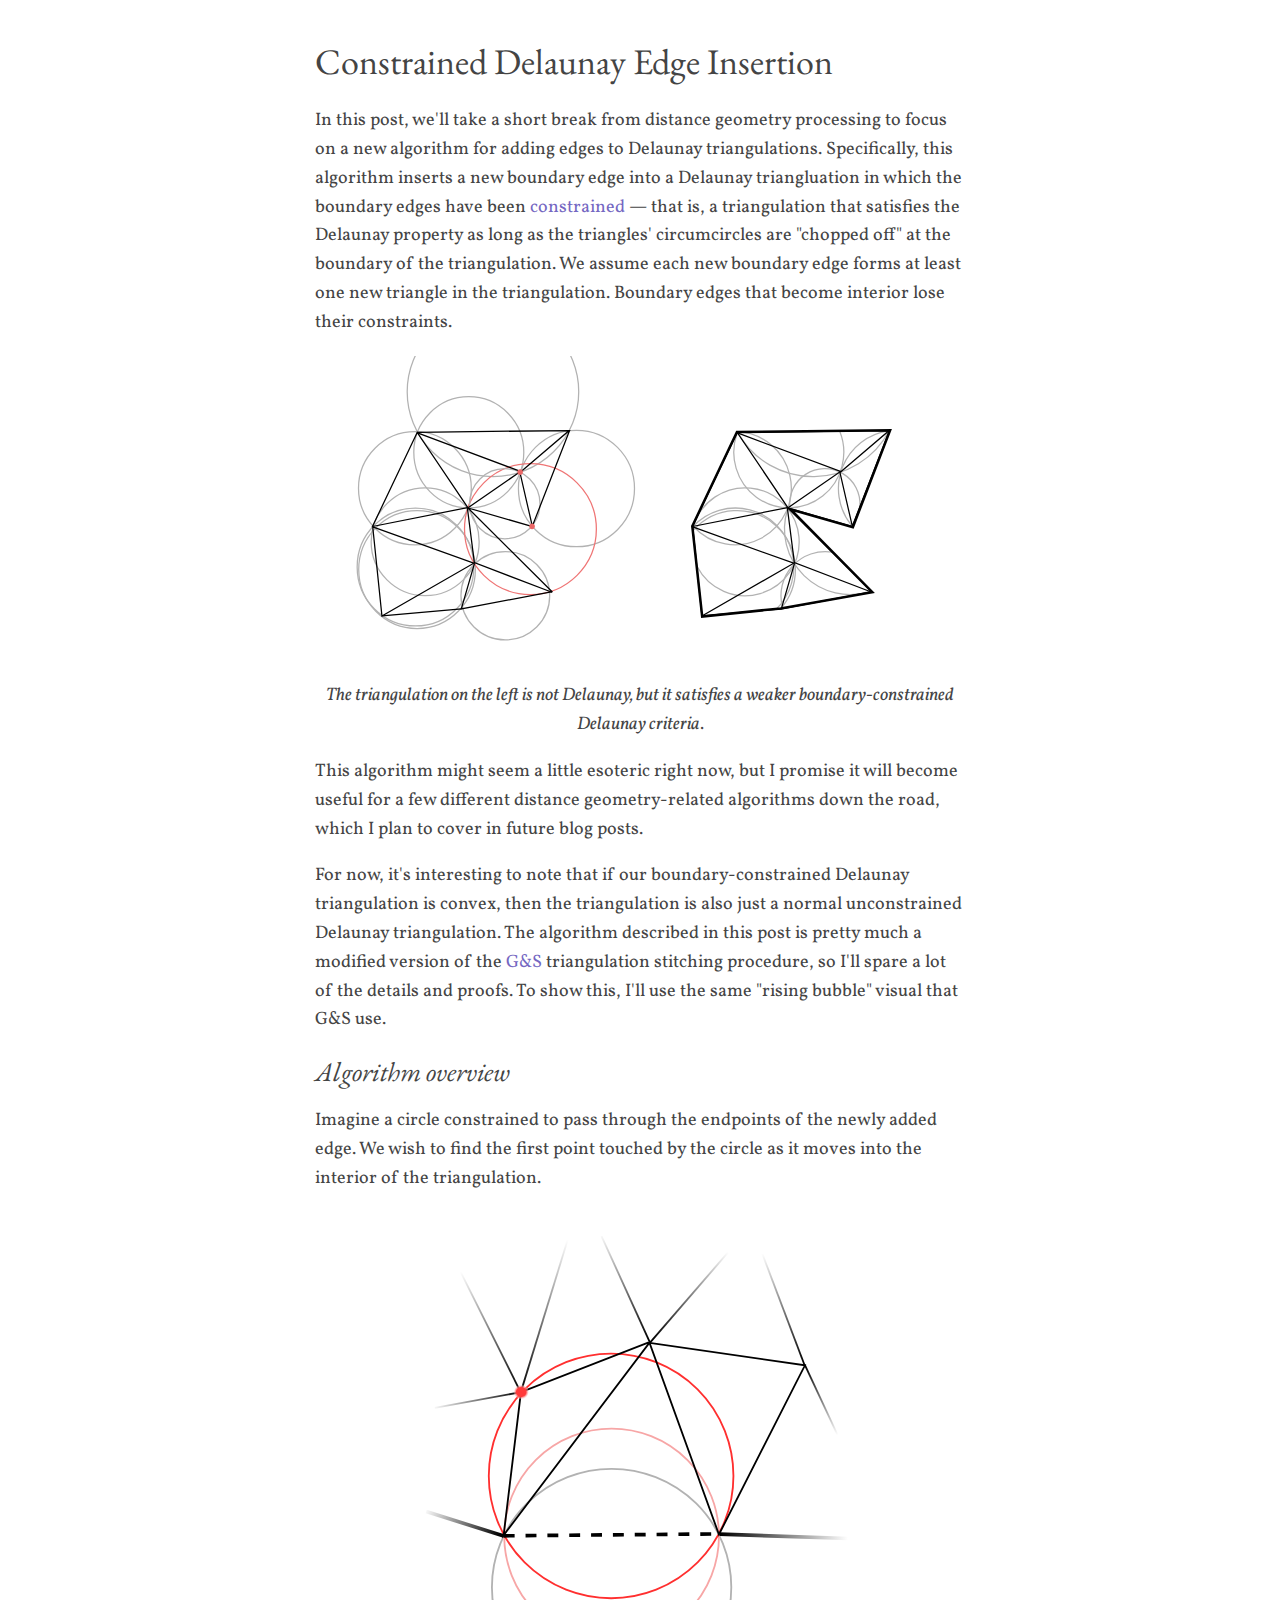
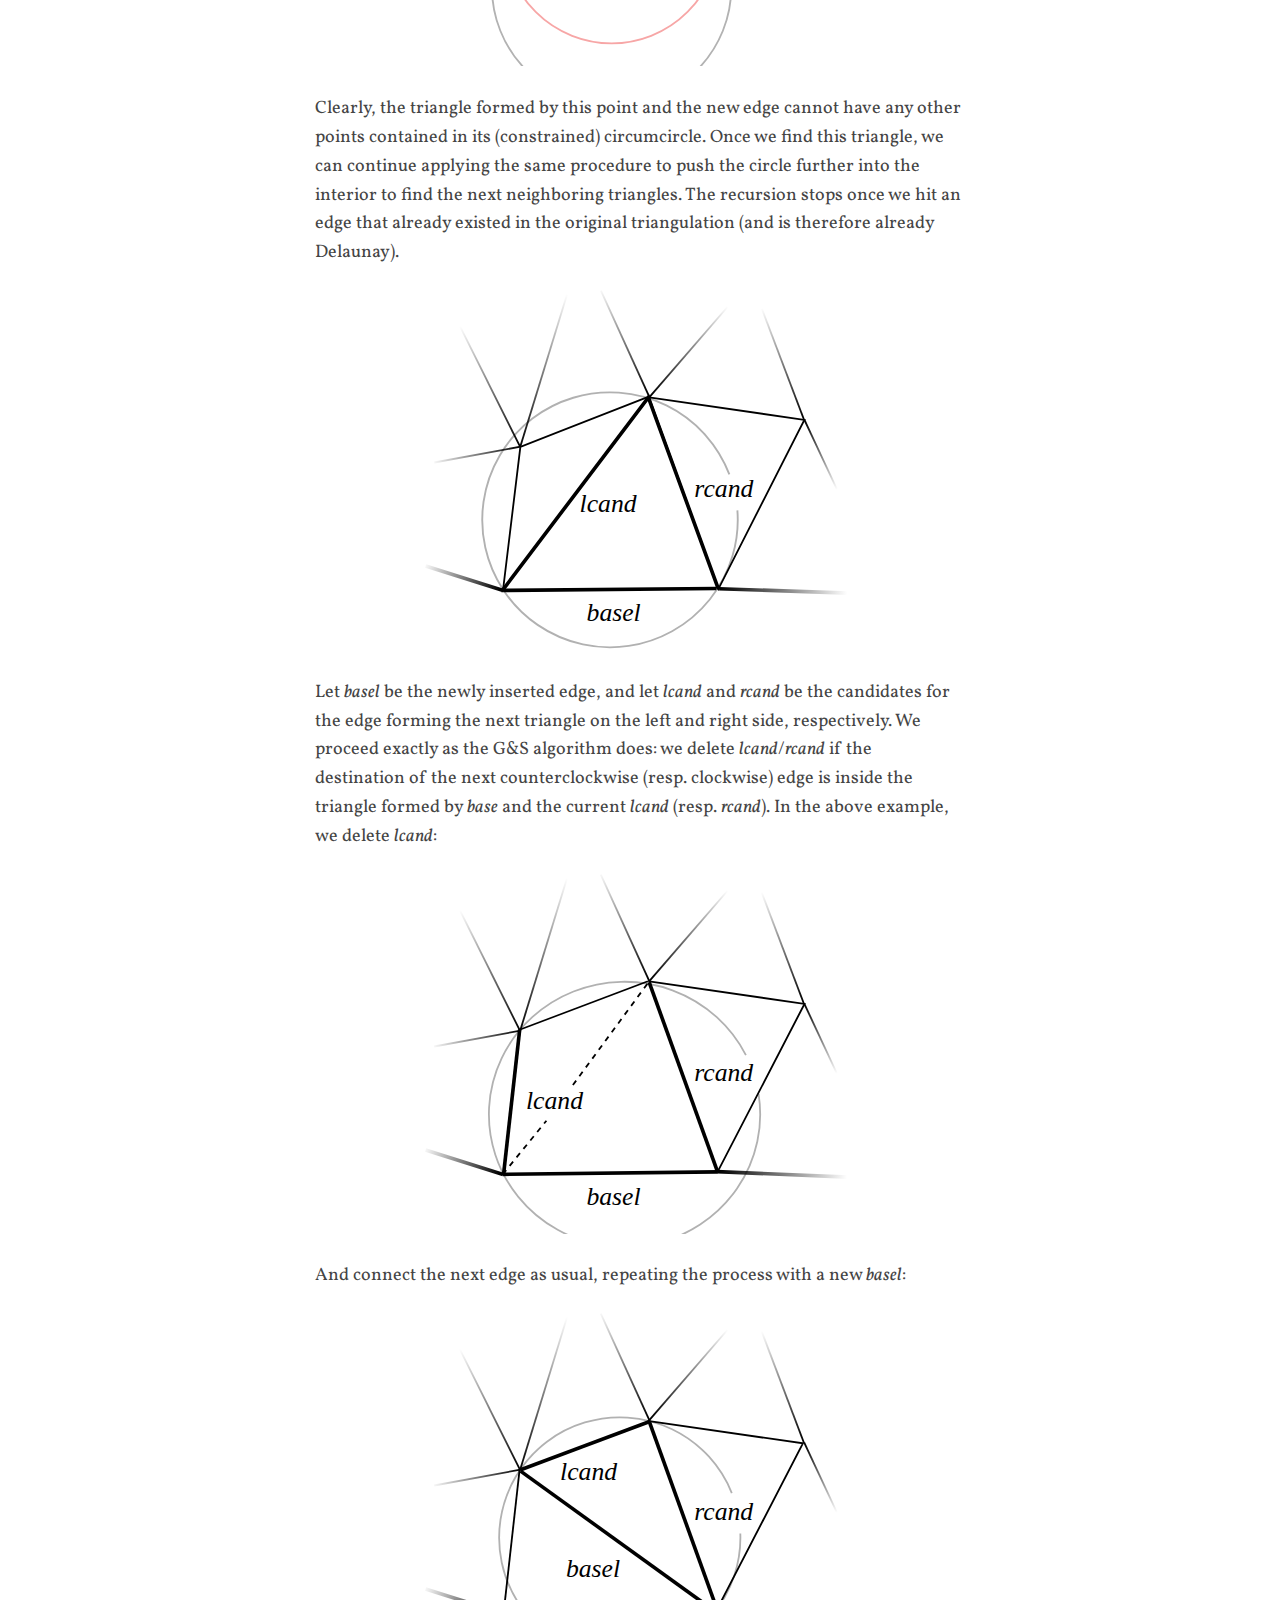
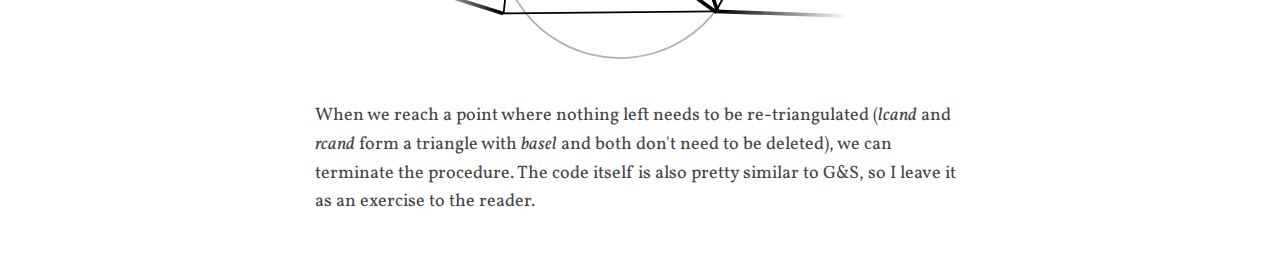
<file: blog/edge.html>
<!DOCTYPE html>
<html>
    <head>
        <title>Edge Insertion</title>
        <link rel="icon" type="image/png" href="favicon.ico">
        <link rel="stylesheet" type="text/css" href="styles/code-style.min.css">
        <link rel="stylesheet" type="text/css" href="style-simple.css">
        <script src="highlight.min.js"></script>
        <script>hljs.highlightAll();</script>
        <meta name="viewport" content="width=device-width, initial-scale=1.0">
    </head>
    <body>
        <h1>Constrained Delaunay Edge Insertion</h1>
        <p>
            In this post, we'll take a short break from distance geometry processing to focus on a new algorithm for adding edges to Delaunay triangulations.
            Specifically, this algorithm inserts a new boundary edge into a Delaunay triangluation in which the boundary edges have been <a href="https://en.wikipedia.org/wiki/Constrained_Delaunay_triangulation">constrained</a> &mdash; 
            that is, a triangulation that satisfies the Delaunay property as long as the triangles' circumcircles are "chopped off" at the boundary of the triangulation.
            We assume each new boundary edge forms at least one new triangle in the triangulation. Boundary edges that become interior lose their constraints.
        </p>
        <div class="center" style="margin-left: -70px; margin-right: -70px;">
            <img src="unconstrained.svg" width="40%" class="invertible">
            <img src="constrained.svg" width="40%" class="invertible"><br>
        </div>
        <div class="center">
            <i>
                The triangulation on the left is not Delaunay, but it satisfies a weaker boundary-constrained Delaunay criteria.
            </i>
        </div>
        <p>
            This algorithm might seem a little esoteric right now, but I promise it will become useful for a few different distance geometry-related algorithms down the road, which I plan to cover in future blog posts.
        </p>
        <p>
            For now, it's interesting to note that if our boundary-constrained Delaunay triangulation is convex, then the triangulation is also just a normal unconstrained Delaunay triangulation.
            The algorithm described in this post is pretty much a modified version of the <a href="https://dl.acm.org/doi/pdf/10.1145/282918.282923">G&S</a> triangulation stitching procedure, so I'll spare a lot of the details and proofs.
            To show this, I'll use the same "rising bubble" visual that G&S use.
        </p>
        <h2>Algorithm overview</h2>
        <p>
            Imagine a circle constrained to pass through the endpoints of the newly added edge. 
            We wish to find the first point touched by the circle as it moves into the interior of the triangulation.
        </p>
        <div class="center">
            <img src="rising.svg" width="70%" class="invertible">
        </div>
        <p>
            Clearly, the triangle formed by this point and the new edge cannot have any other points contained in its (constrained) circumcircle.
            Once we find this triangle, we can continue applying the same procedure to push the circle further into the interior to find the next neighboring triangles.
            The recursion stops once we hit an edge that already existed in the original triangulation (and is therefore already Delaunay).
        </p>
        <div class="center">
            <img src="edge_vars.svg" width="70%" class="invertible">
        </div>
        <p>
            Let <i>basel</i> be the newly inserted edge, and let <i>lcand</i> and <i>rcand</i> be the candidates for the edge forming the next triangle on the left and right side, respectively.
            We proceed exactly as the G&S algorithm does: we delete <i>lcand</i>/<i>rcand</i> if the destination of the next counterclockwise (resp. clockwise) edge is inside the triangle formed by <i>base</i> and the current <i>lcand</i> (resp. <i>rcand</i>).
            In the above example, we delete <i>lcand</i>:
        </p>
        <div class="center">
            <img src="edge_vars2.svg" width="70%" class="invertible">
        </div>
        <p>
            And connect the next edge as usual, repeating the process with a new <i>basel</i>:
        </p>
        <div class="center">
            <img src="edge_vars3.svg" width="70%" class="invertible">
        </div>
        <p>
            When we reach a point where nothing left needs to be re-triangulated (<i>lcand</i> and <i>rcand</i> form a triangle with <i>basel</i> and both don't need to be deleted), we can terminate the procedure.
            The code itself is also pretty similar to G&S, so I leave it as an exercise to the reader.
        </p>
    </body>
</html>
</file>
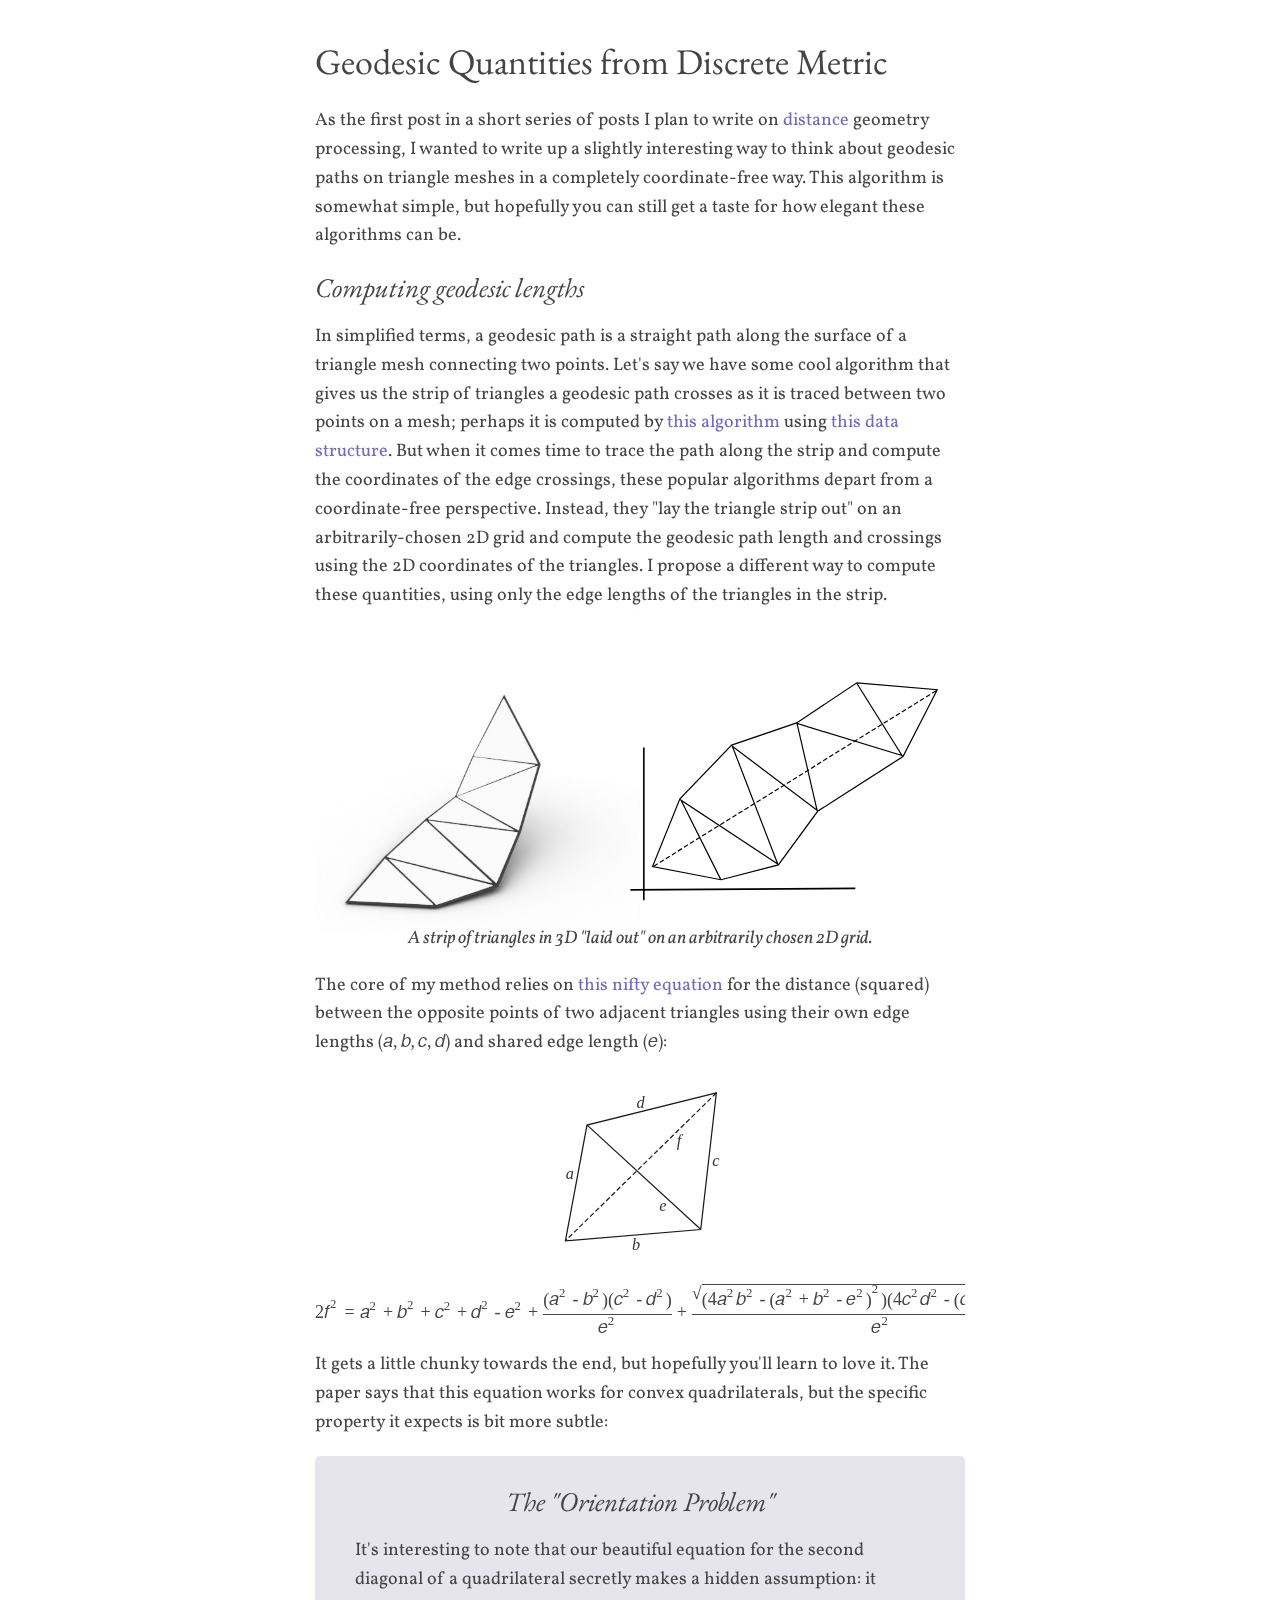
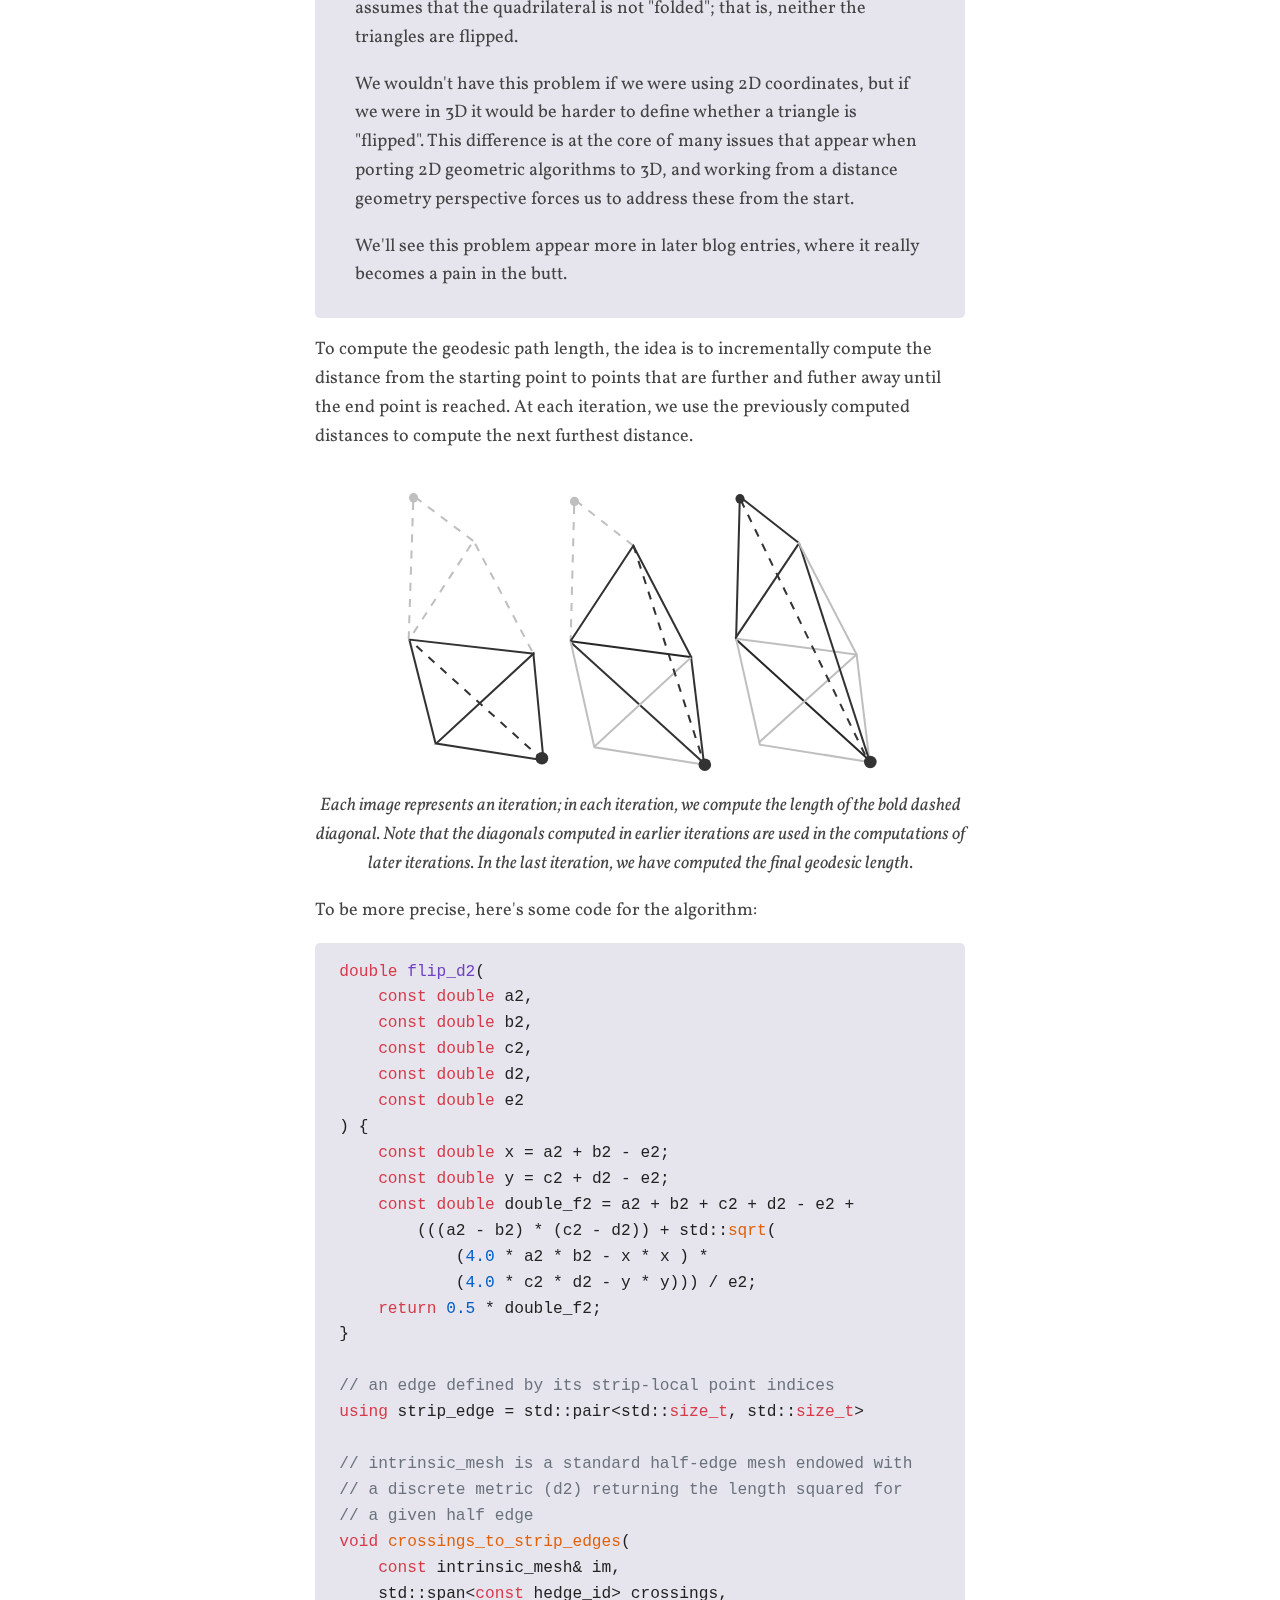
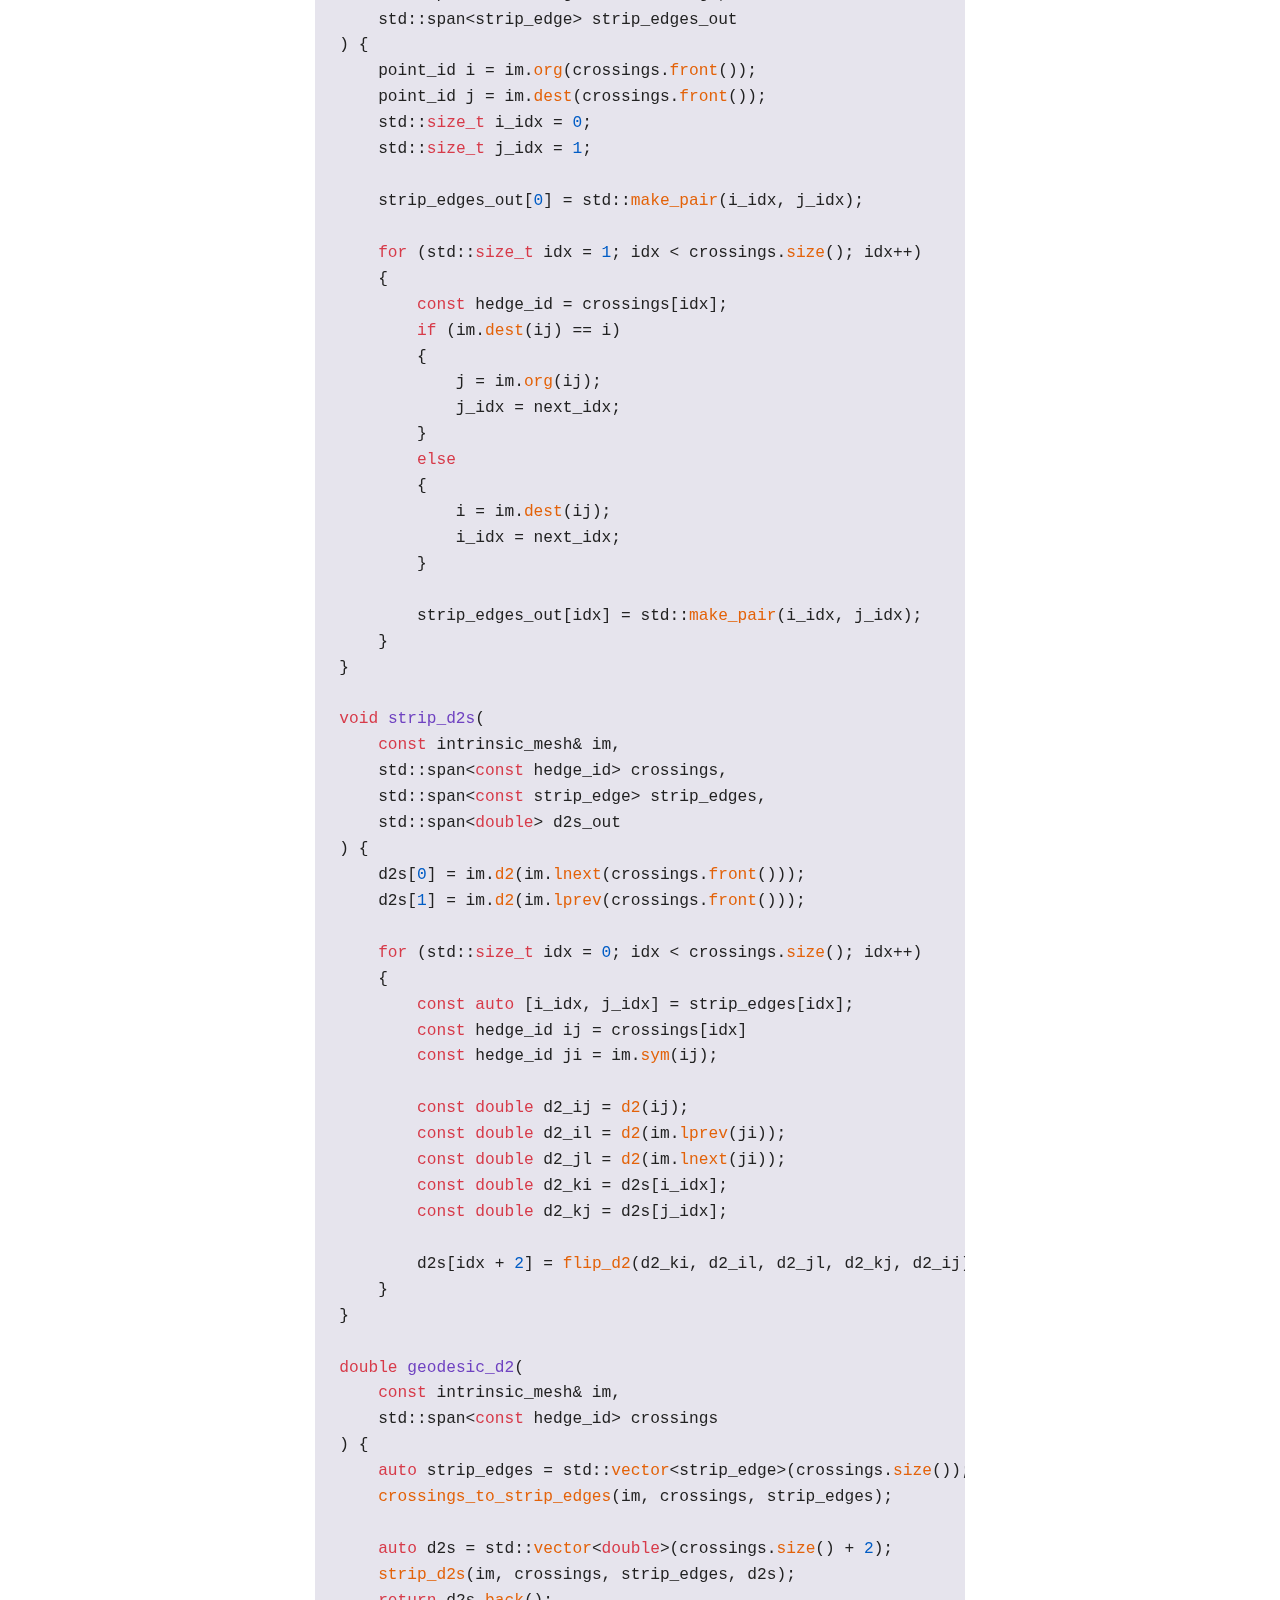
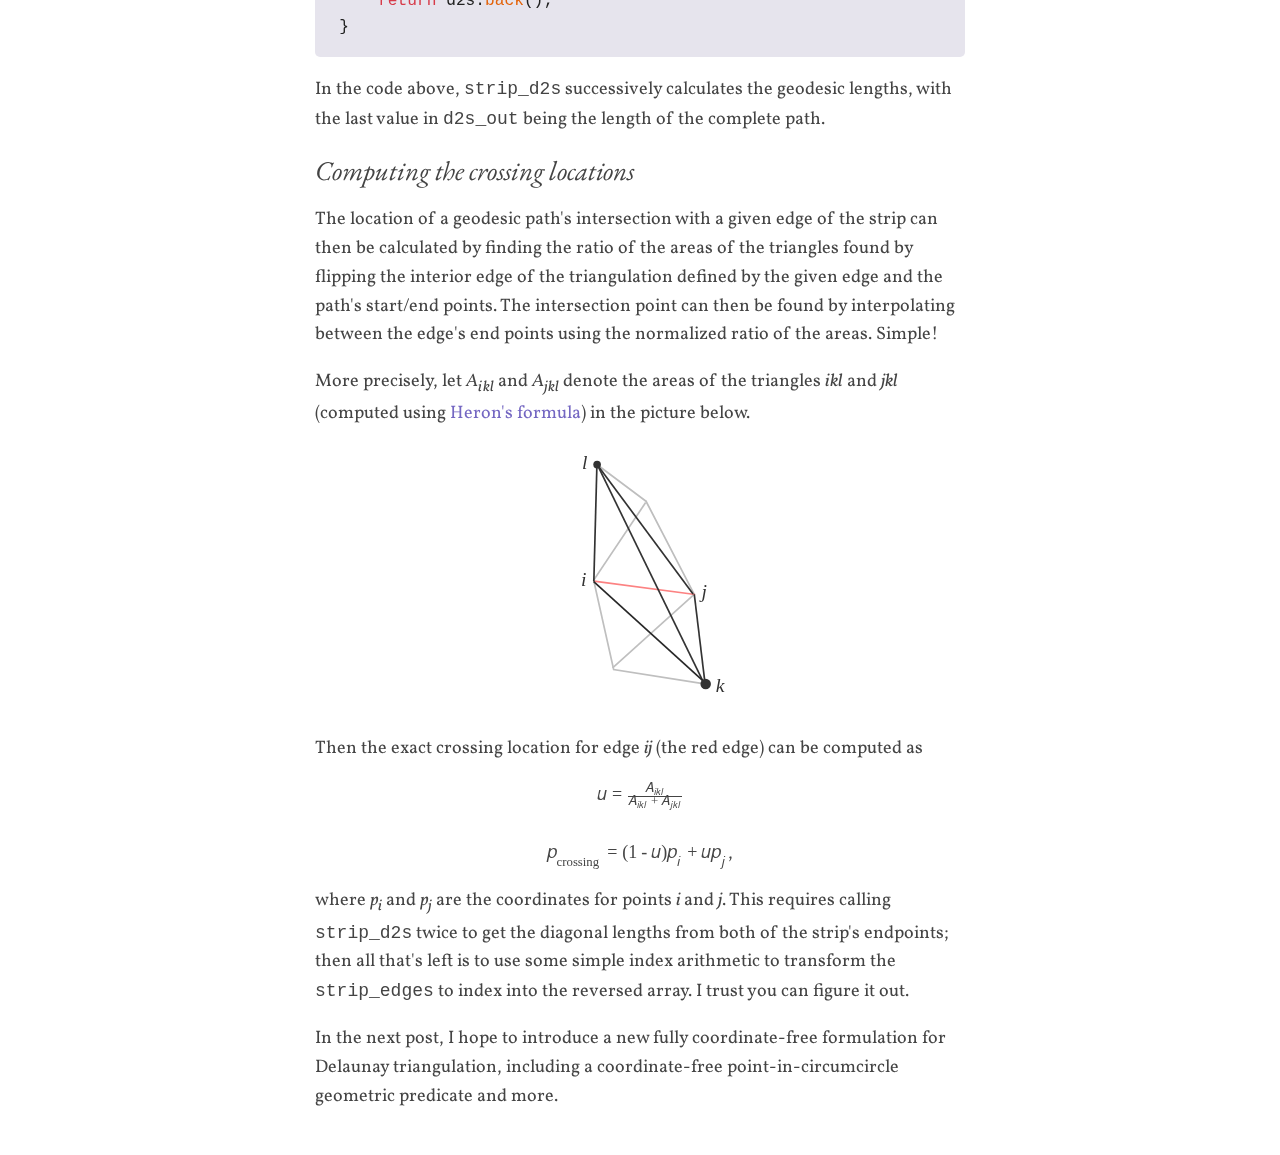
<file: blog/geodesic.html>
<!DOCTYPE html>
<html>
    <head>
        <title>Geodesic Quantities</title>
        <link rel="icon" type="image/png" href="favicon.ico">
        <link rel="stylesheet" type="text/css" href="styles/code-style.min.css">
        <link rel="stylesheet" type="text/css" href="style-simple.css">
        <script src="highlight.min.js"></script>
        <script>hljs.highlightAll();</script>
        <meta name="viewport" content="width=device-width, initial-scale=1.0">
    </head>
    <body>
        <h1>Geodesic Quantities from Discrete Metric</h1>
        <p>
            As the first post in a short series of posts I plan to write on 
            <a href="distance.html">distance</a> geometry processing, 
            I wanted to write up a slightly interesting way to think about geodesic paths on triangle meshes in a completely coordinate-free way.
            This algorithm is somewhat simple, but hopefully you can still get a taste for how elegant these algorithms can be. 
        </p>
        <h2>Computing geodesic lengths</h2>
        <p>
            In simplified terms, a geodesic path is a straight path along the surface of a triangle mesh connecting two points.
            Let's say we have some cool algorithm that gives us the strip of triangles a geodesic path crosses as it is traced between two points on a mesh;
            perhaps it is computed by <a href="https://nmwsharp.com/research/flip-geodesics/">this algorithm</a> using 
            <a href="https://markjgillespie.com/Research/integer-coordinates/index.html">this data structure</a>. 
            But when it comes time to trace the path along the strip and compute the coordinates of the edge crossings, these popular algorithms 
            depart from a coordinate-free perspective.
            Instead, they "lay the triangle strip out" on an arbitrarily-chosen 2D grid and compute the geodesic path length 
            and crossings using the 2D coordinates of the triangles. 
            I propose a different way to compute these quantities, using only the edge lengths of the triangles in the strip.
        </p>
        <div class="center">
            <img src="strip_3d.png" width="50%" style="margin: -20px;"><img src="geodesic_strip.svg" width="50%" class="invertible"><br>
            <i>A strip of triangles in 3D "laid out" on an arbitrarily chosen 2D grid.</i>
        </div>
        <p>
            The core of my method relies on 
            <a href="https://www.awesomemath.org/wp-pdf-files/math-reflections/mr-2022-04/mr_4_2022_geometry_paper.pdf">this nifty equation</a> 
            for the distance (squared) between the opposite points of two adjacent triangles using their own edge lengths
            (<math><mi>a</mi><mo>,</mo><mi>b</mi><mo>,</mo><mi>c</mi><mo>,</mo><mi>d</mi></math>) and shared edge length (<math><mi>e</mi></math>):
        </p>
        <div class="center"><img src="quadrilateral.svg" width="30%" class="invertible"></div>
        <pre class="equation">
        <math display="block">
            <mrow>
                <mn>2</mn><msup><mi>f</mi><mn>2</mn></msup>
                <mo>=</mo>
                <msup><mi>a</mi><mn>2</mn></msup><mo>+</mo>
                <msup><mi>b</mi><mn>2</mn></msup><mo>+</mo>
                <msup><mi>c</mi><mn>2</mn></msup><mo>+</mo>
                <msup><mi>d</mi><mn>2</mn></msup><mo>-</mo>
                <msup><mi>e</mi><mn>2</mn></msup><mo>+</mo>
            </mrow>
            <mrow>
                <mfrac>
                    <mrow>
                        <mo>&lpar;</mo>
                            <msup><mi>a</mi><mn>2</mn></msup><mo>-</mo>
                            <msup><mi>b</mi><mn>2</mn></msup>
                        <mo>&rpar;</mo>
                        <mo>&lpar;</mo>
                            <msup><mi>c</mi><mn>2</mn></msup><mo>-</mo>
                            <msup><mi>d</mi><mn>2</mn></msup>
                        <mo>&rpar;</mo>
                    </mrow>
                    <msup><mi>e</mi><mn>2</mn></msup>
                </mfrac>
            </mrow>
            <mo>+</mo>
            <mrow>
                <mfrac>
                    <msqrt>
                        <mo>&lpar;</mo>
                            <mn>4</mn>
                            <msup><mi>a</mi><mn>2</mn></msup>
                            <msup><mi>b</mi><mn>2</mn></msup><mo>-</mo>
                            <msup>
                                <mrow>
                                    <mo>&lpar;</mo>
                                        <msup><mi>a</mi><mn>2</mn></msup><mo>+</mo>
                                        <msup><mi>b</mi><mn>2</mn></msup><mo>-</mo>
                                        <msup><mi>e</mi><mn>2</mn></msup>
                                    <mo>&rpar;</mo>
                                </mrow>
                                <mn>2</mn>
                            </msup>
                        <mo>&rpar;</mo>
                        <mo>&lpar;</mo>
                            <mn>4</mn>
                            <msup><mi>c</mi><mn>2</mn></msup>
                            <msup><mi>d</mi><mn>2</mn></msup><mo>-</mo>
                            <msup>
                                <mrow>
                                    <mo>&lpar;</mo>
                                        <msup><mi>c</mi><mn>2</mn></msup><mo>+</mo>
                                        <msup><mi>d</mi><mn>2</mn></msup><mo>-</mo>
                                        <msup><mi>e</mi><mn>2</mn></msup>
                                    <mo>&rpar;</mo>
                                </mrow>
                                <mn>2</mn>
                            </msup>
                        <mo>&rpar;</mo>
                    </msqrt>
                    <msup><mi>e</mi><mn>2</mn></msup>
                </mfrac>
            </mrow>
        </math>
        </pre>
        <p>
            It gets a little chunky towards the end, but hopefully you'll learn to love it. 
            The paper says that this equation works for convex quadrilaterals, but the specific property it expects is bit more subtle:
        </p>
        <div class="digression">
            <h2>The "Orientation Problem"</h2>
            <p>
                It's interesting to note that our beautiful equation for the second diagonal of a quadrilateral secretly makes a hidden assumption:
                it assumes that the quadrilateral is not "folded"; that is, neither the triangles are flipped.
            </p>
            <p>
                We wouldn't have this problem if we were using 2D coordinates, but if we were in 3D it would be harder to define whether a triangle is "flipped".
                This difference is at the core of many issues that appear when porting 2D geometric algorithms to 3D, and working from a distance geometry
                perspective forces us to address these from the start.
            </p>
            <p>
                We'll see this problem appear more in later blog entries, where it really becomes a pain in the butt.
            </p>
        </div>
        <p>
            To compute the geodesic path length, the idea is to incrementally compute the distance from the starting point to 
            points that are further and futher away until the end point is reached. 
            At each iteration, we use the previously computed distances to compute the next furthest distance.
        </p>
        <div class="center">
            <img src="algorithm_linear.svg" width="80%" class="invertible"><br>
            <i>
                Each image represents an iteration; in each iteration, we compute the length of the bold dashed diagonal. 
                Note that the diagonals computed in earlier iterations are used in the computations of later iterations.
                In the last iteration, we have computed the final geodesic length.
            </i>
        </div>
        <p>
            To be more precise, here's some code for the algorithm:
        </p>
        <pre><code class="language-cpp">double flip_d2(
    const double a2, 
    const double b2, 
    const double c2, 
    const double d2, 
    const double e2
) {
    const double x = a2 + b2 - e2;
    const double y = c2 + d2 - e2;
    const double double_f2 = a2 + b2 + c2 + d2 - e2 + 
        (((a2 - b2) * (c2 - d2)) + std::sqrt(
            (4.0 * a2 * b2 - x * x ) * 
            (4.0 * c2 * d2 - y * y))) / e2;
    return 0.5 * double_f2;
}

// an edge defined by its strip-local point indices
using strip_edge = std::pair&lt;std::size_t, std::size_t&gt;

// intrinsic_mesh is a standard half-edge mesh endowed with 
// a discrete metric (d2) returning the length squared for 
// a given half edge
void crossings_to_strip_edges(
    const intrinsic_mesh& im,
    std::span&lt;const hedge_id&gt; crossings, 
    std::span&lt;strip_edge&gt; strip_edges_out
) {
    point_id i = im.org(crossings.front());
    point_id j = im.dest(crossings.front());
    std::size_t i_idx = 0;
    std::size_t j_idx = 1;

    strip_edges_out[0] = std::make_pair(i_idx, j_idx);

    for (std::size_t idx = 1; idx &lt; crossings.size(); idx++)
    {
        const hedge_id = crossings[idx];
        if (im.dest(ij) == i)
        {
            j = im.org(ij);
            j_idx = next_idx;
        }
        else 
        {
            i = im.dest(ij);
            i_idx = next_idx;
        }

        strip_edges_out[idx] = std::make_pair(i_idx, j_idx);
    }
}

void strip_d2s(
    const intrinsic_mesh& im,
    std::span&lt;const hedge_id&gt; crossings, 
    std::span&lt;const strip_edge&gt; strip_edges,
    std::span&lt;double&gt; d2s_out
) {
    d2s[0] = im.d2(im.lnext(crossings.front()));
    d2s[1] = im.d2(im.lprev(crossings.front()));

    for (std::size_t idx = 0; idx &lt; crossings.size(); idx++)
    {
        const auto [i_idx, j_idx] = strip_edges[idx];
        const hedge_id ij = crossings[idx]
        const hedge_id ji = im.sym(ij);

        const double d2_ij = d2(ij);
        const double d2_il = d2(im.lprev(ji));
        const double d2_jl = d2(im.lnext(ji));
        const double d2_ki = d2s[i_idx];
        const double d2_kj = d2s[j_idx];

        d2s[idx + 2] = flip_d2(d2_ki, d2_il, d2_jl, d2_kj, d2_ij);
    }
}

double geodesic_d2(
    const intrinsic_mesh& im,
    std::span&lt;const hedge_id&gt; crossings
) {
    auto strip_edges = std::vector&lt;strip_edge&gt;(crossings.size());
    crossings_to_strip_edges(im, crossings, strip_edges);

    auto d2s = std::vector&lt;double&gt;(crossings.size() + 2);
    strip_d2s(im, crossings, strip_edges, d2s);
    return d2s.back();
}
</code></pre>
        <p>
            In the code above, <tt>strip_d2s</tt> successively calculates the geodesic lengths, with the last value in <tt>d2s_out</tt> being the length of the complete path.
        </p>
        <h2>Computing the crossing locations</h2>
        <p>
            The location of a geodesic path's intersection with a given edge of the strip can then be calculated by finding the ratio of the areas of 
            the triangles found by flipping the interior edge of the triangulation defined by the given edge and the path's start/end points. 
            The intersection point can then be found by interpolating between the edge's end points using the normalized ratio of the areas.
            Simple!
        </p>
        <p>
            More precisely, let <i>A<sub>ikl</sub></i> and <i>A<sub>jkl</sub></i> denote the areas of the triangles <i>ikl</i> and <i>jkl</i> 
            (computed using <a href="https://en.wikipedia.org/wiki/Heron%27s_formula">Heron's formula</a>) in the picture below.
        </p>
        <div class="center"><img src="edge_crossing.svg" width="40%" class="invertible"></div>
        <p>
            Then the exact crossing location for edge <i>ij</i> (the red edge) can be computed as
        </p>
        <div class="center">
        <math>
            <mrow>
                <mi>u</mi>
                <mo>=</mo>
                <mfrac>
                    <msub><mi>A</mi><mrow><mi>i</mi><mi>k</mi><mi>l</mi></mrow></msub>
                    <mrow>
                        <msub><mi>A</mi><mrow><mi>i</mi><mi>k</mi><mi>l</mi></mrow></msub>
                        <mo>+</mo>
                        <msub><mi>A</mi><mrow><mi>j</mi><mi>k</mi><mi>l</mi></mrow></msub>
                    </mrow>
                </mfrac>
            </mrow>
        </math>
        <br><br>
        <math>
            <mrow>
                <msub><mi>p</mi><mtext>crossing</mtext></msub>
                <mo>=</mo>
                <mo>&lpar;</mo><mn>1</mn><mo>-</mo><mi>u</mi><mo>&rpar;</mo>
                <msub><mi>p</mi><mi>i</mi></msub>
                <mo>+</mo>
                <mi>u</mi>
                <msub><mi>p</mi><mi>j</mi></msub>
            </mrow>
        </math>,
        </div>
        <p>
            where <i>p<sub>i</sub></i> and <i>p<sub>j</sub></i> are the coordinates for points <i>i</i> and <i>j</i>.
            This requires calling <tt>strip_d2s</tt> twice to get the diagonal lengths from both of the strip's endpoints;
            then all that's left is to use some simple index arithmetic to transform the <tt>strip_edges</tt> to index into the reversed array.
            I trust you can figure it out.
        </p>
        <p>
            In the next post, I hope to introduce a new fully coordinate-free formulation for Delaunay triangulation, including a 
            coordinate-free point-in-circumcircle geometric predicate and more.
        </p>
    </body>
</html>
</file>
<file: blog/style-index.css>
@import url('https://fonts.googleapis.com/css2?family=Courier+Prime&family=EB+Garamond:ital,wght@0,500;1,500&family=Vollkorn:ital@0;1&display=swap');

body {
    margin: 40px auto;
    max-width: 800px;
    line-height: 1.6;
    font-size: 18px;
    color: #444;
    padding: 0 20px;
    font-size: 17px;
    font-family: 'EB Garamond', serif;
}

h1 {
    margin: 100px auto;
    max-width: 600px;
    text-align: center;
    font-size: 23px;
    font-weight: 300;
    line-height: 1.2;
    font-family: 'Courier Prime', monospace;
}

h2, h3 {
    font-size: 27px;
    font-weight: 500;
    line-height: 1.2;
}

a {
    text-decoration: none;
    color: #7467c2;
}

.date {
    text-align: right;
    font-style: italic;
}

pre {
    background: #e6e4ed;
    color: #222;
    page-break-inside: avoid;
    font-family: monospace;
    max-width: 100%;
    overflow: auto;
    padding: 1em 1.5em;
    display: block;
    word-wrap: break-word;
    border-radius: 5px;
}

.center {
    display: block;
    align-items: center;
    text-align: center;
}

.tab { 
    margin-left: 40px; 
    margin-right: 40px; 
}

.fit {
    max-width: 100%;
}

@media (prefers-color-scheme: dark) {
    body {
        background-color: black;
        color: #CCC;
    }
    a {
        color: #84aed4
    }
    pre {
        background: #222;
        color: inherit
    }
    .invertible {
        -webkit-filter: invert(1);
        filter: invert(1);
    }
}
</file>
<file: style-simple.css>
@font-face {
    font-family: fira-sans;
    src: url(fonts/FiraSans-Black.ttf);
    font-weight: 900;
    font-style: normal;
}

body {
    margin: 40px auto;
    max-width: 650px;
    line-height: 1.6;
    font-size: 18px;
    color: #444;
    padding: 0 20px;
    font-family: 'Century Schoolbook', Georgia, serif;
}

h1, h2, h3 {
    line-height: 1.2;
    font-weight: 900;
    font-family: fira-sans;
}

a {
    text-decoration: none;
    color: #7467c2;
}

pre {
    background: #e6e4ed;
    color: #222;
    page-break-inside: avoid;
    font-family: monospace;
    max-width: 100%;
    overflow: auto;
    padding: 1em 1.5em;
    display: block;
    word-wrap: break-word;
    border-radius: 5px;
}

.center {
    display: block;
    align-items: center;
    text-align: center;
}

.tab { 
    margin-left: 40px; 
    margin-right: 40px; 
}

.fit {
    max-width: 100%;
}

@media (prefers-color-scheme: dark) {
    body {
        background-color: black;
        color: #CCC;
    }
    a {
        color: #84aed4
    }
    pre {
        background: #222;
        color: inherit
    }
    .invertible {
        -webkit-filter: invert(1);
        filter: invert(1);
    }
}
</file>
<file: style.css>
@font-face {
    font-family: fira-sans;
    src: url(fonts/FiraSans-Black.ttf);
    font-weight: 900;
    font-style: normal;
}

@font-face {
    font-family: fira-sans;
    src: url(fonts/FiraSans-Medium.ttf);
    font-weight: 500;
    font-style: normal;
}

@font-face {
    font-family: fira-sans;
    src: url(fonts/FiraSans-MediumItalic.ttf);
    font-weight: 500;
    font-style: italic;
}

@font-face {
    font-family: fira-sans;
    src: url(fonts/FiraSans-Regular.ttf);
    font-weight: 400;
    font-style: normal;
}

@font-face {
    font-family: fira-sans;
    src: url(fonts/FiraSans-Italic.ttf);
    font-weight: 400;
    font-style: italic;
}

@font-face {
    font-family: fira-sans;
    src: url(fonts/FiraSans-LightItalic.ttf);
    font-weight: 200;
    font-style: italic;
}

@font-face {
    font-family: back-issues;
    src: url(fonts/BackIssuesBB_reg.otf);
    font-weight: 400;
    font-style: normal;
}

body {
    font-family: fira-sans, sans-serif;
    color: rgb(50, 50, 58);/*#111/*#3f2e42*/;
    background-color: #F2F2F2;
    margin: 0px auto;
    max-width: 750px;
    padding-left: 30px;
    padding-right: 30px;
}

a {
    text-decoration: none;
}

img {
    border-radius: 5px;
}

.nav-bar {
    margin-top: 20px;
    padding-bottom: 10px;
    border-bottom: 5px solid rgb(50, 50, 58);
    display: flex;
    justify-content: space-between;
    align-items: flex-end;
}

.nav-bar a {
    color: inherit;
}

.nav-bar h1 {
    margin: 0px;
    font-size: 5em;
    font-weight: 900;
    font-variant: small-caps;
    line-height: .9em;
}

.nav-bar .links {
    float: right;
    text-align: right;
}

.nav-bar .links a {
    margin-left: 22px;
    padding: 3px;
    font-size: 1.7em;
    font-weight: 600;
    font-variant: small-caps;
    font-style: italic;
}

.nav-bar .links a:hover {
    background: rgb(225, 226, 245); /*rgb(225, 225, 235);*/
    transition-property: background;
    transition-duration: .2s;
    border-radius: 8px
}

.content {
    font-size: 1.3em;
    font-weight: 400;
    line-height: 1.7em;
    margin-left: 50px;
    margin-right: 50px;
    margin-top: 50px;
    margin-bottom: 50px;
}

.content a {
    color: #7467c2;
}

.content h3 {
    margin: 0;
    font-weight: 400;
    font-size: 1.4em;
}

.content h4 {
    margin: 0;
    font-weight: 400;
    font-size: 1.2em;
}

.center {
    display: block;
    align-items: center;
    text-align: center;
}

.stuff {
    font-weight: 500;
    display: grid;
    grid-auto-flow: row;
    grid-template-columns: auto auto auto;
    gap: 10px;
    margin-top: 10px;
}

.stuff a {
    color: inherit;
}

.stuff a:hover, .stuff a:hover .item  {
    background: rgb(213, 215, 235);
    transition-property: background;
    transition-duration: .2s;
    border-radius: 8px
}

.info {
    margin-top: 5px;
    font-family: fira-sans, sans-serif;
    font-weight: 200;
    font-style: italic;
    font-size: 0.75em;
}

.item {
    display: flex;
    flex-flow: column;
    gap: 5px;
    line-height: 1em;
    background-color: rgb(225, 225, 230);
    padding: 7px;
    font-style: normal;
    border-radius: 8px
}

.item-h {
    line-height: 1.2em;
}

.item-a {
    order: 1;
}

.item-b {
    order: 2;
}

.zero {
    grid-row: 1;
    grid-column: 1 / span 3;
}

.one {
    grid-row: 2 / span 2;
    grid-column: 1 / span 2;
}

.two {
    grid-row: 4;
    grid-column: 1 / span 3;
}

.three {
    grid-row: 5 / span 2;
    grid-column: 2 / span 2;
}

.four {
    grid-row: 5;
}

.five {
    grid-row: 6;
}

.six {
    grid-row: 7;
    grid-column: 1 / span 2;
}

.seven {
    grid-row: 7;
    grid-column: 3;
}

@media screen and (max-width: 675px) {
    body {
        font-size: .9em;
    }

    .content {
        margin-left: 10px;
        margin-right: 10px;
        margin-top: 40px;
        margin-bottom: 30px;
    }
    
    .nav-bar {
       display: inline-block;
       width: 100%;
    }

    .nav-bar .links {
        padding-top: 8px;
    }

    .nav-bar .links a {
        margin-left: 8px;
    }
}

@media screen and (max-width: 410px) {
    .nav-bar h1 {
        font-size: 3.7em;
    }
}

@media screen and (max-width: 525px) {
    .stuff {
        display: block;
        margin: auto;
        max-width: 300px;
    }
    .item {
        margin-top: 7px;
        margin-bottom: 7px;
    }

    .item-a {
        order: 2;
    }

    .item-b {
        order: 1;
    }
}

@media (prefers-color-scheme: dark) {
    body {
        background-color: black;
        color: #CCC;
    }

    .nav-bar {
        border-bottom: 5px solid #B6B6B6;
        color: #B6B6B6;
    }

    .nav-bar .links a:hover {
        background: rgb(29, 29, 29);
    }

    .item {
        background-color: #181818;
    }

    .content a {
        color: #84aed4;
    }

    .stuff a {
        color: inherit;
    }

    .stuff a:hover, .stuff a:hover .item {
        background: rgb(31, 34, 38);
    }
}
</file>
<file: blog/style-simple.css>
@import url('https://fonts.googleapis.com/css2?family=Courier+Prime&family=EB+Garamond:ital,wght@0,500;1,500&family=Vollkorn:ital@0;1&display=swap');

body {
    margin: 40px auto;
    max-width: 650px;
    line-height: 1.6;
    font-size: 18px;
    color: #444;
    padding: 0 20px;
    font-family: 'Vollkorn', serif;
}

h1 {
    line-height: 1.2;
    font-weight: 400;
    font-family: 'EB Garamond', serif;
}

h2 {
    line-height: 1.0;
    font-weight: 400;
    font-family: 'EB Garamond', serif;
    font-style: italic;
}

a {
    text-decoration: none;
    color: #7467c2;
}

pre {
    font-size: 0.9em;
    background: #e6e4ed;
    color: #222;
    page-break-inside: avoid;
    font-family: monospace;
    max-width: 100%;
    overflow: auto;
    padding: 1em 1.5em;
    display: block;
    word-wrap: break-word;
    border-radius: 5px;
}

.equation {
    all: unset;
    max-width: 100%;
    overflow: auto;
    display: block;
    word-wrap: break-word;
}

.center {
    display: block;
    align-items: center;
    text-align: center;
}

.digression {
    background: #e6e4ed;
    padding: 10px 40px;
    border-radius: 5px;
}

.digression h2 {
    text-align: center;
}

.align-right {
    display: block;
}

.tab { 
    margin-left: 40px; 
    margin-right: 40px; 
}

.fit {
    max-width: 100%;
}

@media (prefers-color-scheme: dark) {
    body {
        background-color: black;
        color: #CCC;
    }
    a {
        color: #84aed4
    }
    pre {
        background: #222;
        color: inherit
    }
    .digression {
        background: #222;
        color: inherit
    }
    .invertible {
        -webkit-filter: invert(1);
        filter: invert(1);
    }
}
</file>
<file: styles/code-style.min.css>
.hljs-doctag,.hljs-keyword,.hljs-meta .hljs-keyword,.hljs-template-tag,.hljs-template-variable,.hljs-type,.hljs-variable.language_{color:#d73a49}.hljs-title,.hljs-title.class_,.hljs-title.class_.inherited__,.hljs-title.function_{color:#6f42c1}.hljs-attr,.hljs-attribute,.hljs-literal,.hljs-meta,.hljs-number,.hljs-operator,.hljs-selector-attr,.hljs-selector-class,.hljs-selector-id,.hljs-variable{color:#005cc5}.hljs-meta .hljs-string,.hljs-regexp,.hljs-string{color:#032f62}.hljs-built_in,.hljs-symbol{color:#e36209}.hljs-code,.hljs-comment,.hljs-formula{color:#6a737d}.hljs-name,.hljs-quote,.hljs-selector-pseudo,.hljs-selector-tag{color:#22863a}.hljs-subst{color:#24292e}.hljs-section{color:#005cc5;font-weight:700}.hljs-bullet{color:#735c0f}.hljs-emphasis{color:#24292e;font-style:italic}.hljs-strong{color:#24292e;font-weight:700}.hljs-addition{color:#22863a;background-color:#f0fff4}.hljs-deletion{color:#b31d28;background-color:#ffeef0}
@media (prefers-color-scheme: dark) {
  .hljs-doctag,.hljs-keyword,.hljs-meta .hljs-keyword,.hljs-template-tag,.hljs-template-variable,.hljs-type,.hljs-variable.language_{color:#ff7b72}.hljs-title,.hljs-title.class_,.hljs-title.class_.inherited__,.hljs-title.function_{color:#d2a8ff}.hljs-attr,.hljs-attribute,.hljs-literal,.hljs-meta,.hljs-number,.hljs-operator,.hljs-selector-attr,.hljs-selector-class,.hljs-selector-id,.hljs-variable{color:#79c0ff}.hljs-meta .hljs-string,.hljs-regexp,.hljs-string{color:#a5d6ff}.hljs-built_in,.hljs-symbol{color:#ffa657}.hljs-code,.hljs-comment,.hljs-formula{color:#8b949e}.hljs-name,.hljs-quote,.hljs-selector-pseudo,.hljs-selector-tag{color:#7ee787}.hljs-subst{color:#c9d1d9}.hljs-section{color:#1f6feb;font-weight:700}.hljs-bullet{color:#f2cc60}.hljs-emphasis{color:#c9d1d9;font-style:italic}.hljs-strong{color:#c9d1d9;font-weight:700}.hljs-addition{color:#aff5b4;background-color:#033a16}.hljs-deletion{color:#ffdcd7;background-color:#67060c}
}
</file>
<file: blog/styles/code-style.min.css>
.hljs-doctag,.hljs-keyword,.hljs-meta .hljs-keyword,.hljs-template-tag,.hljs-template-variable,.hljs-type,.hljs-variable.language_{color:#d73a49}.hljs-title,.hljs-title.class_,.hljs-title.class_.inherited__,.hljs-title.function_{color:#6f42c1}.hljs-attr,.hljs-attribute,.hljs-literal,.hljs-meta,.hljs-number,.hljs-operator,.hljs-selector-attr,.hljs-selector-class,.hljs-selector-id,.hljs-variable{color:#005cc5}.hljs-meta .hljs-string,.hljs-regexp,.hljs-string{color:#032f62}.hljs-built_in,.hljs-symbol{color:#e36209}.hljs-code,.hljs-comment,.hljs-formula{color:#6a737d}.hljs-name,.hljs-quote,.hljs-selector-pseudo,.hljs-selector-tag{color:#22863a}.hljs-subst{color:#24292e}.hljs-section{color:#005cc5;font-weight:700}.hljs-bullet{color:#735c0f}.hljs-emphasis{color:#24292e;font-style:italic}.hljs-strong{color:#24292e;font-weight:700}.hljs-addition{color:#22863a;background-color:#f0fff4}.hljs-deletion{color:#b31d28;background-color:#ffeef0}
@media (prefers-color-scheme: dark) {
  .hljs-doctag,.hljs-keyword,.hljs-meta .hljs-keyword,.hljs-template-tag,.hljs-template-variable,.hljs-type,.hljs-variable.language_{color:#ff7b72}.hljs-title,.hljs-title.class_,.hljs-title.class_.inherited__,.hljs-title.function_{color:#d2a8ff}.hljs-attr,.hljs-attribute,.hljs-literal,.hljs-meta,.hljs-number,.hljs-operator,.hljs-selector-attr,.hljs-selector-class,.hljs-selector-id,.hljs-variable{color:#79c0ff}.hljs-meta .hljs-string,.hljs-regexp,.hljs-string{color:#a5d6ff}.hljs-built_in,.hljs-symbol{color:#ffa657}.hljs-code,.hljs-comment,.hljs-formula{color:#8b949e}.hljs-name,.hljs-quote,.hljs-selector-pseudo,.hljs-selector-tag{color:#7ee787}.hljs-subst{color:#c9d1d9}.hljs-section{color:#1f6feb;font-weight:700}.hljs-bullet{color:#f2cc60}.hljs-emphasis{color:#c9d1d9;font-style:italic}.hljs-strong{color:#c9d1d9;font-weight:700}.hljs-addition{color:#aff5b4;background-color:#033a16}.hljs-deletion{color:#ffdcd7;background-color:#67060c}
}
</file>
